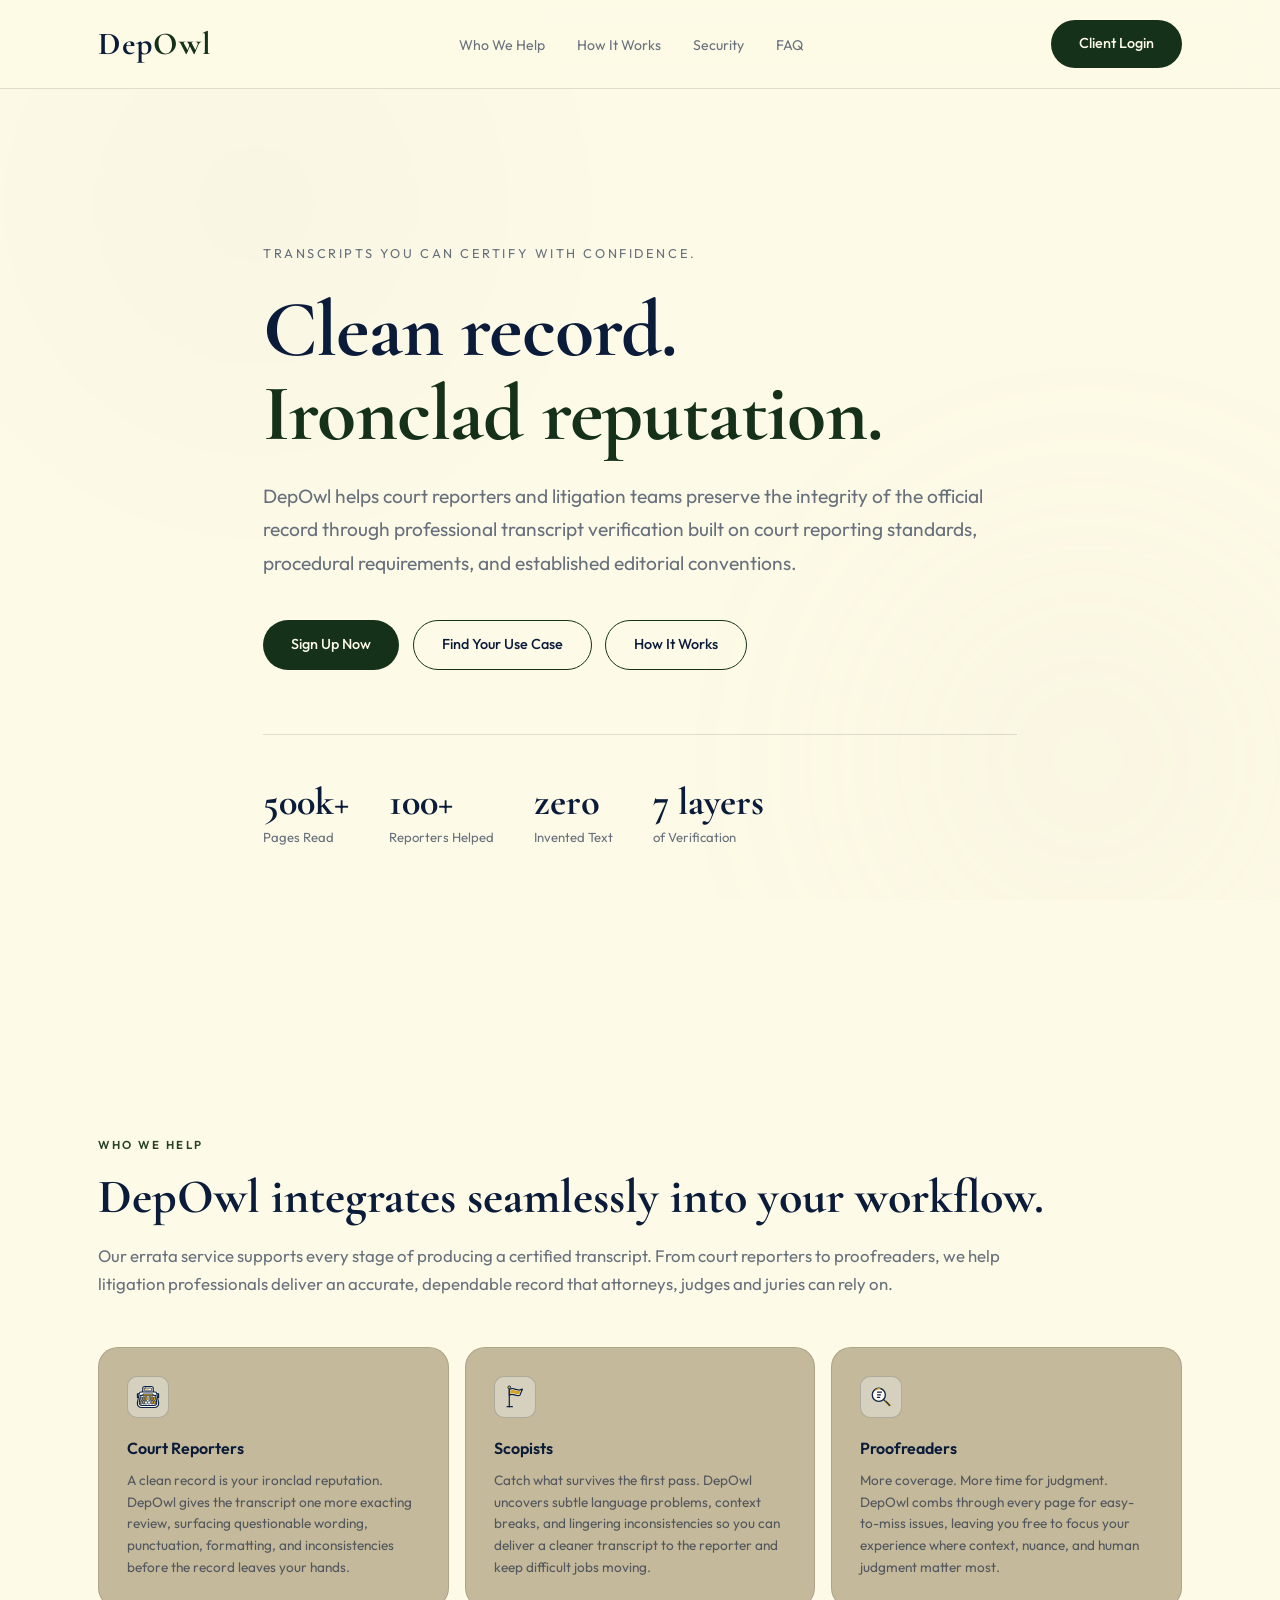
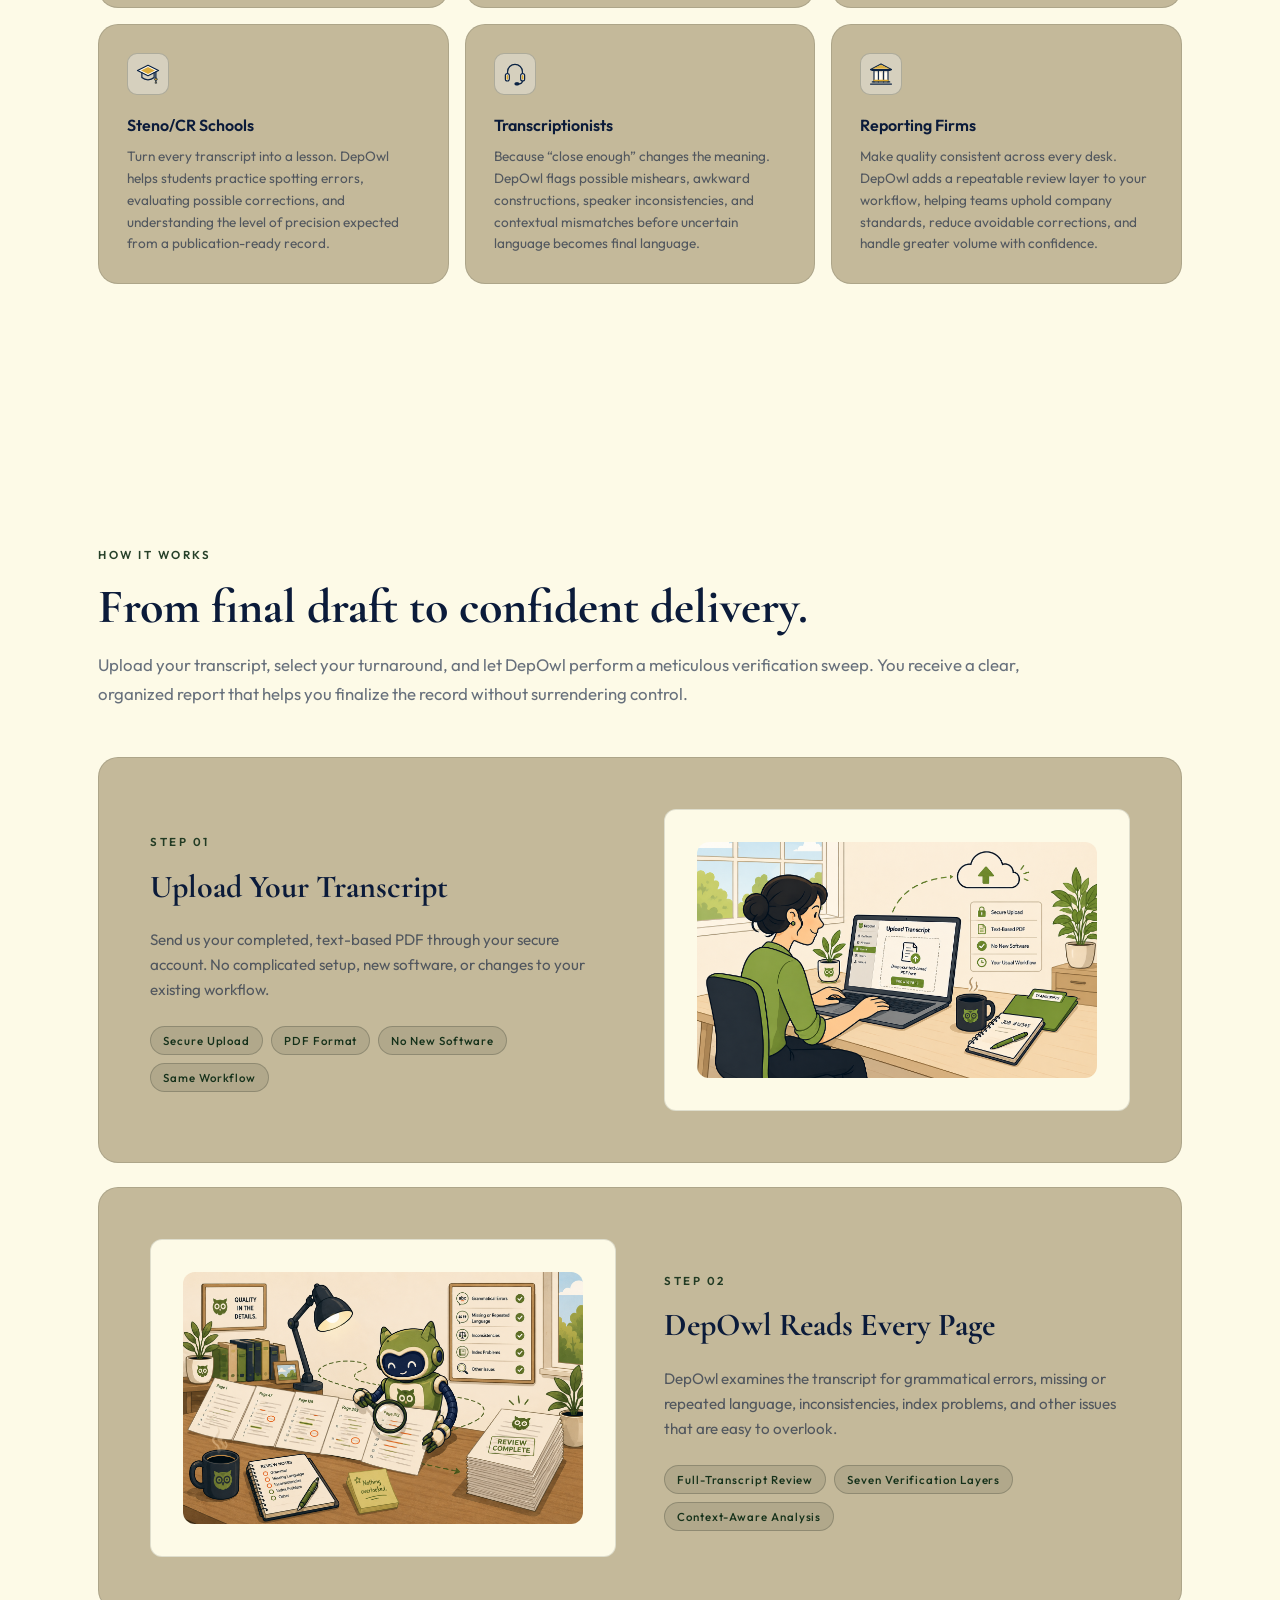
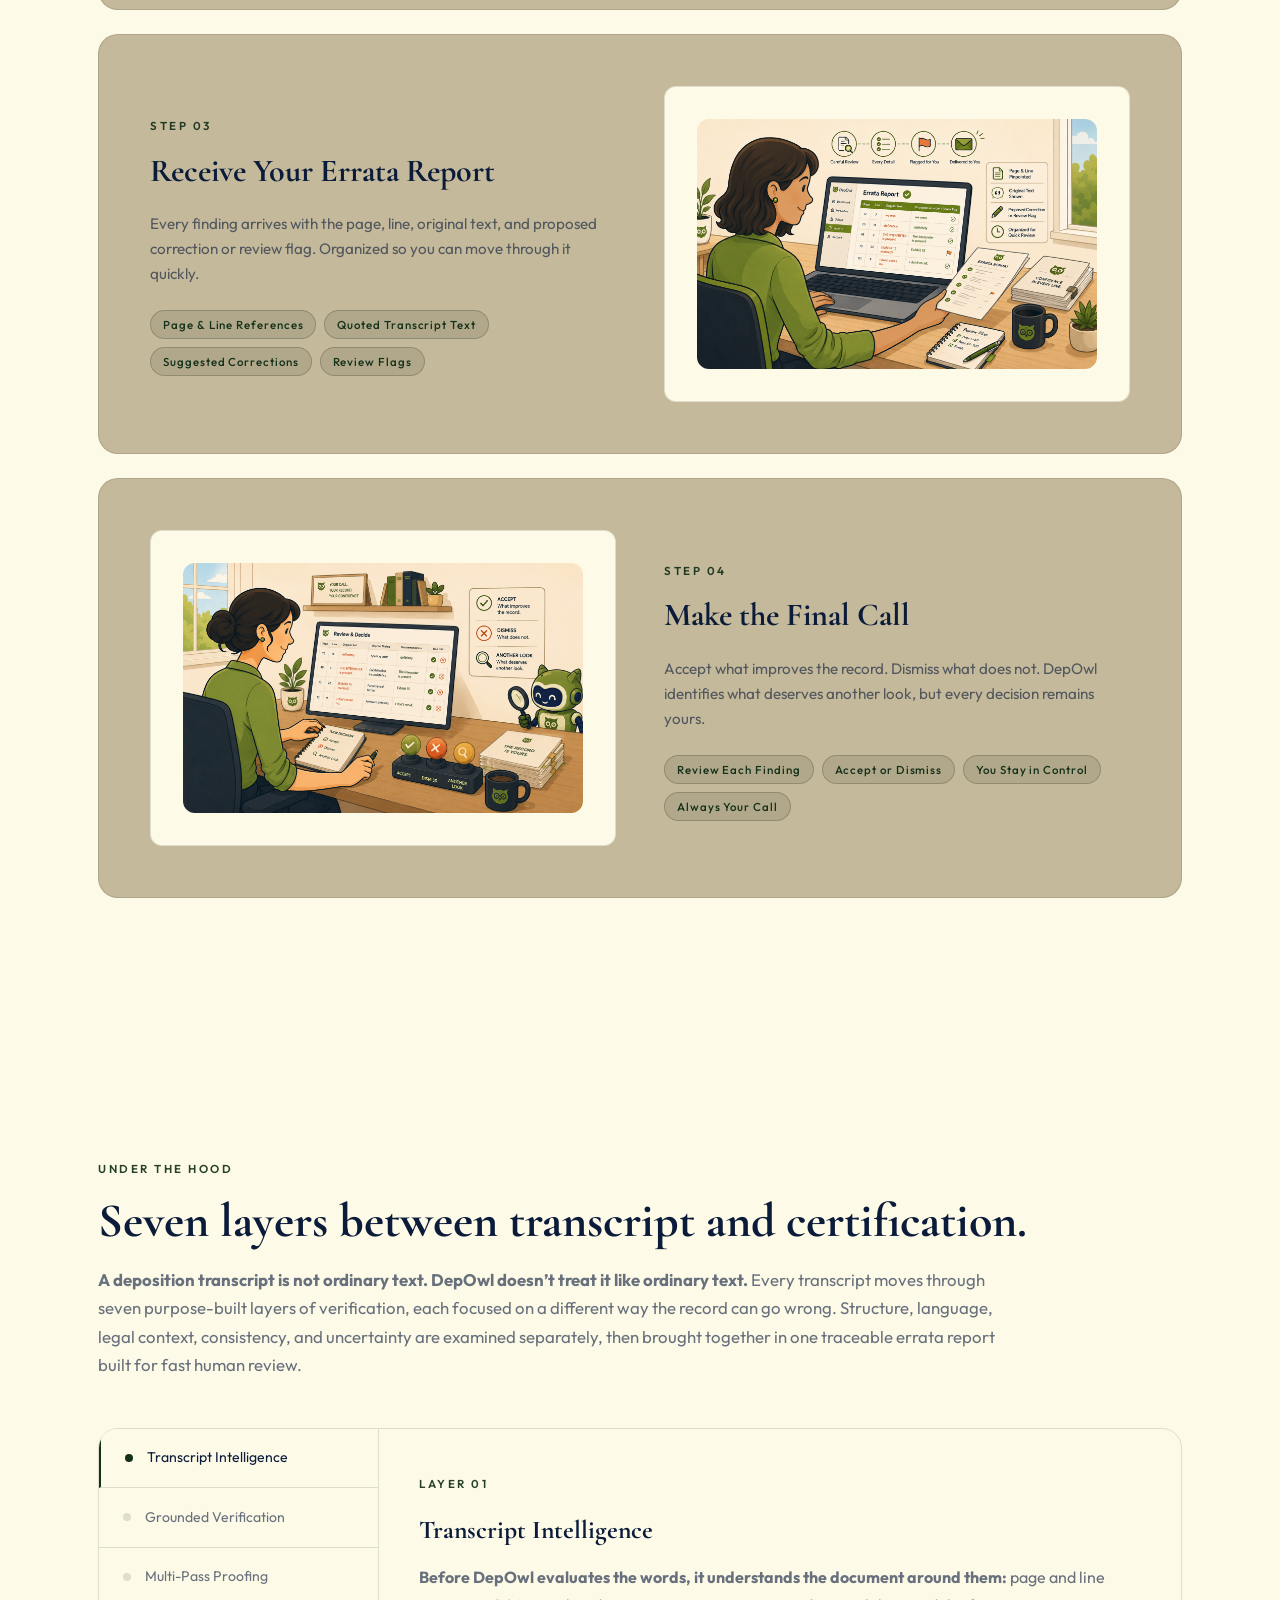
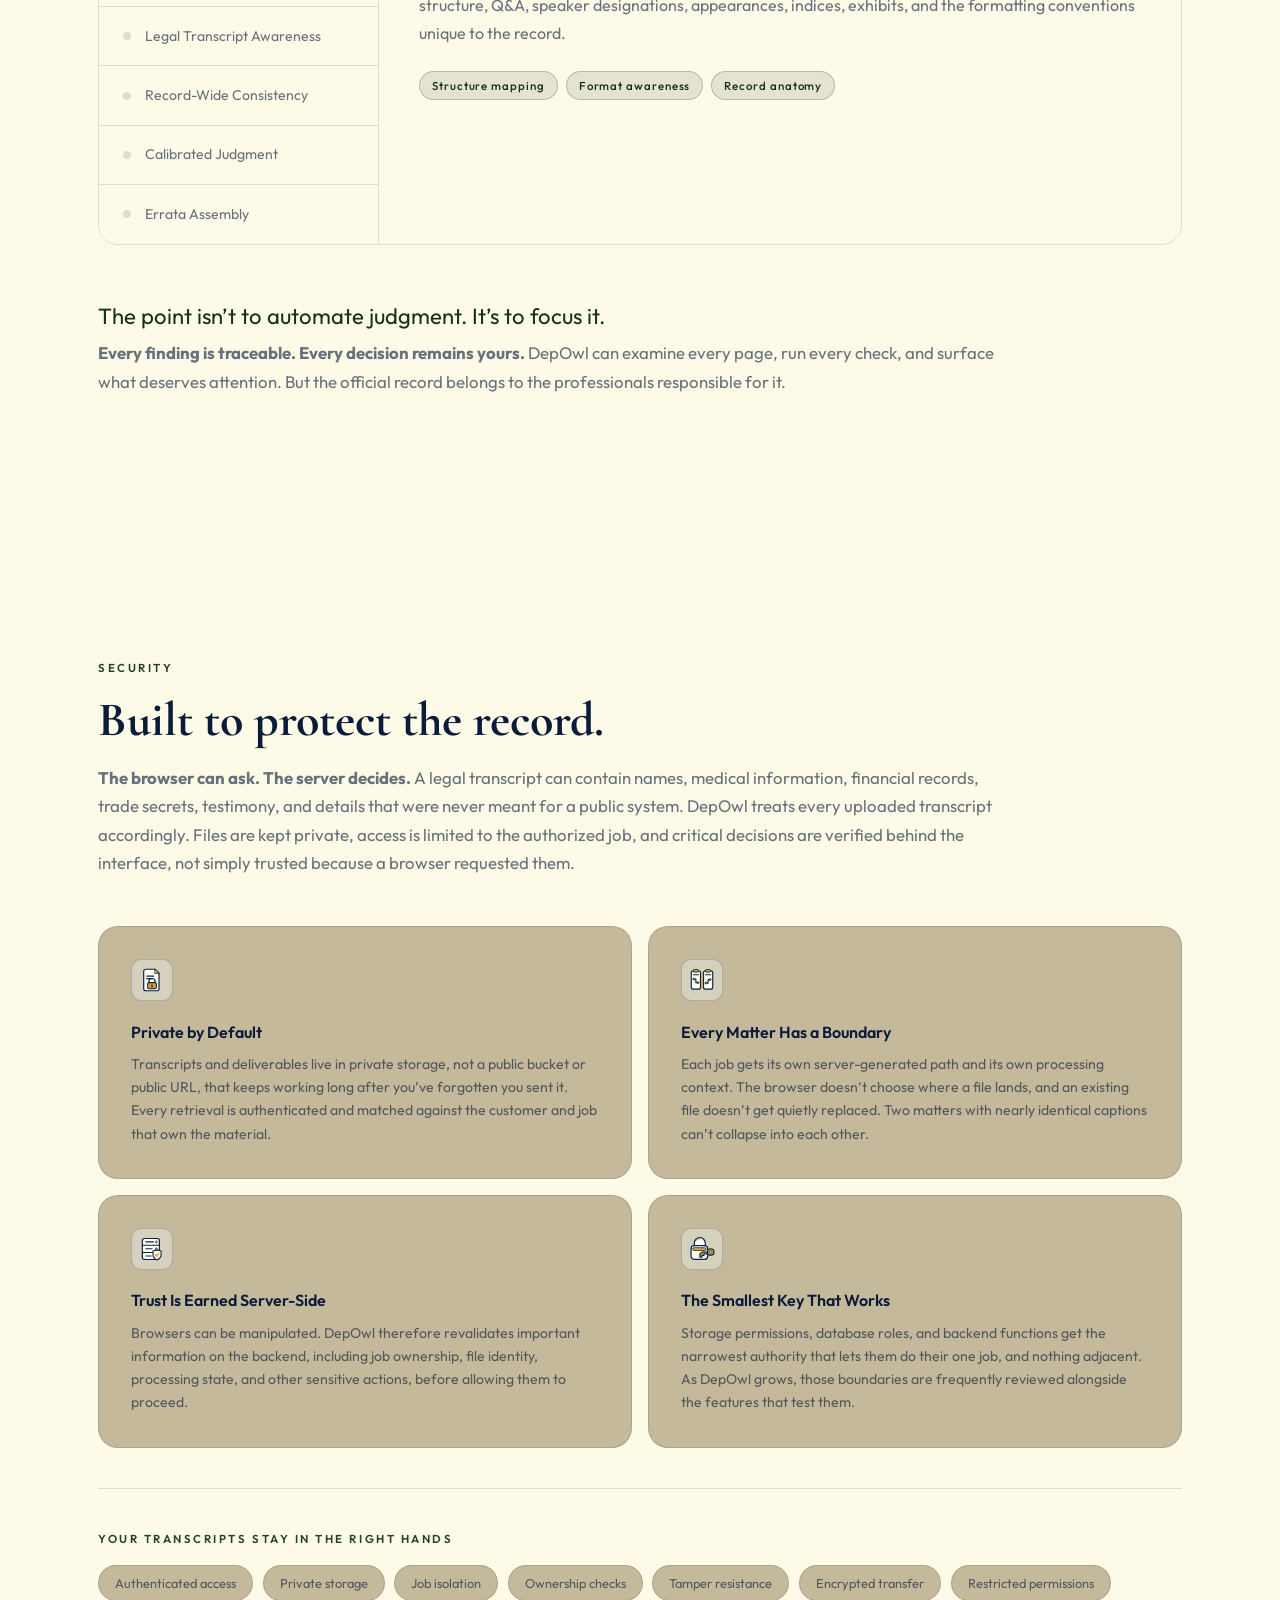
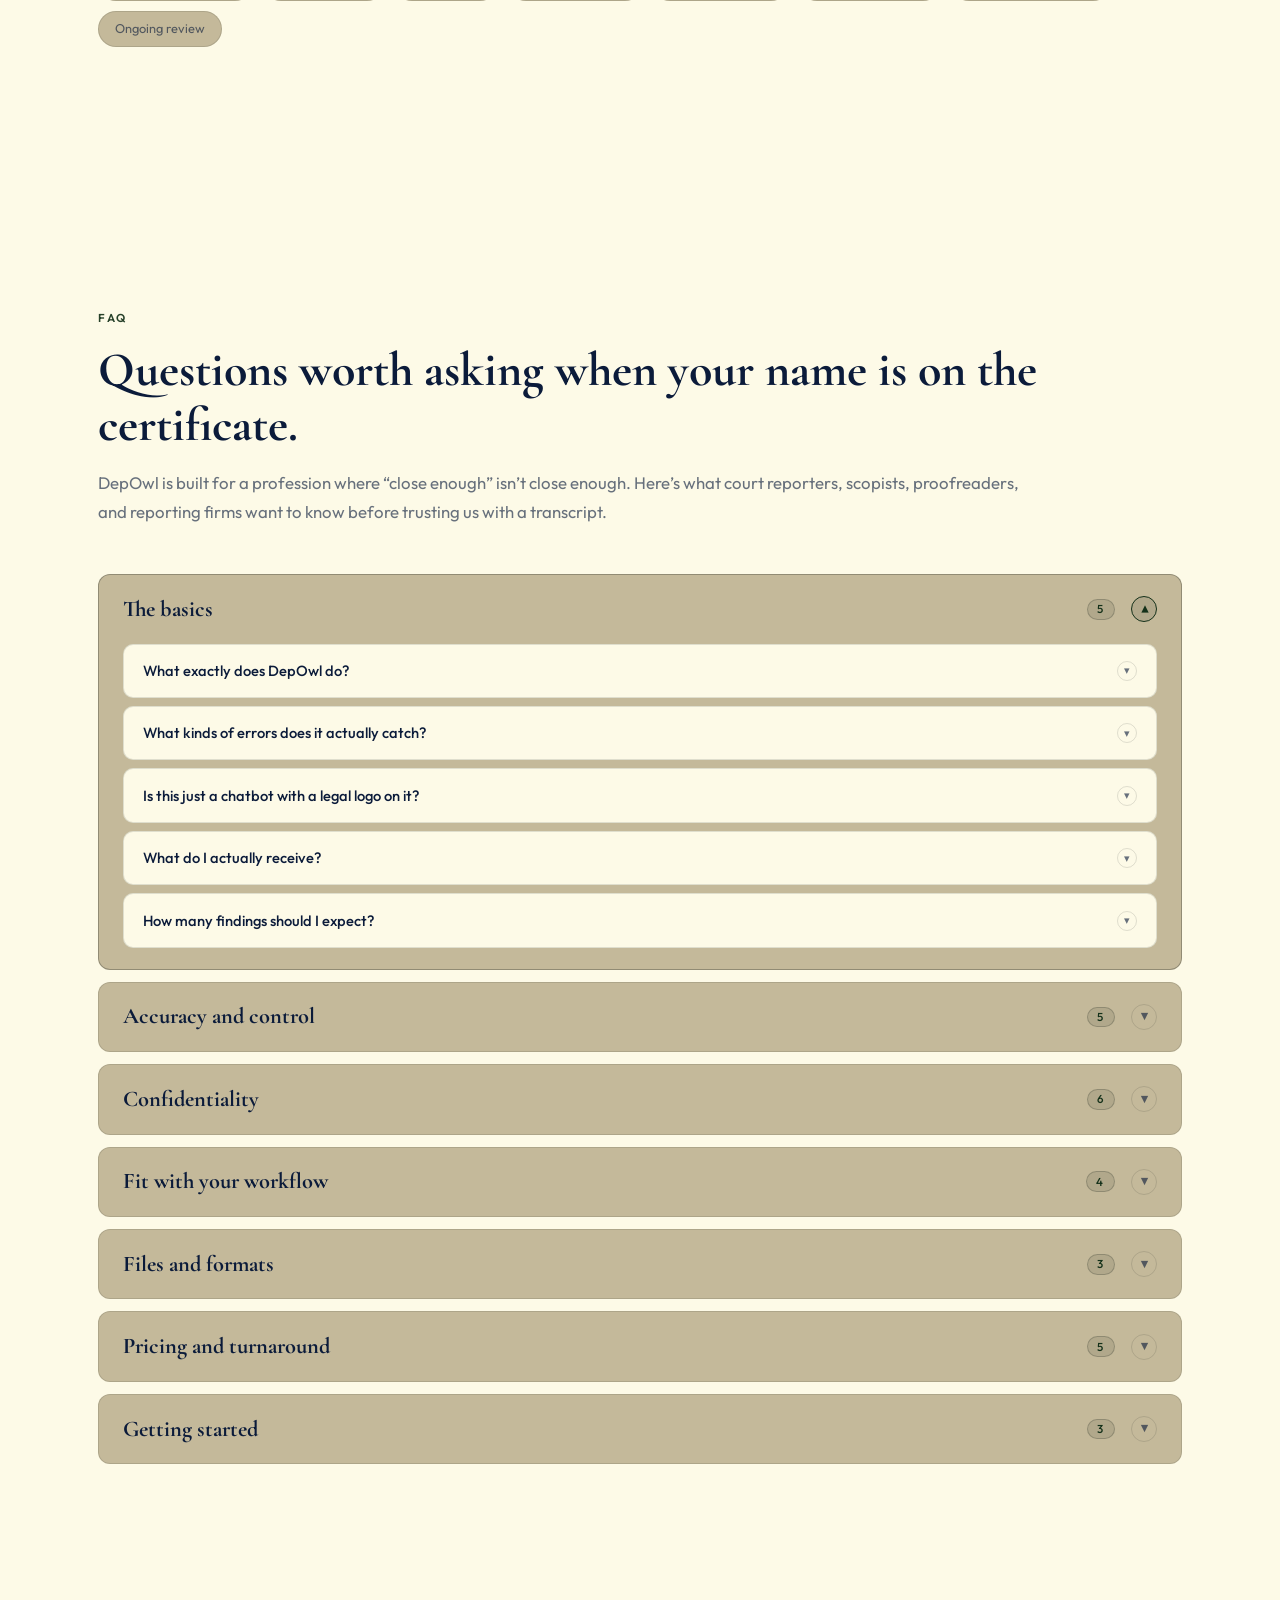
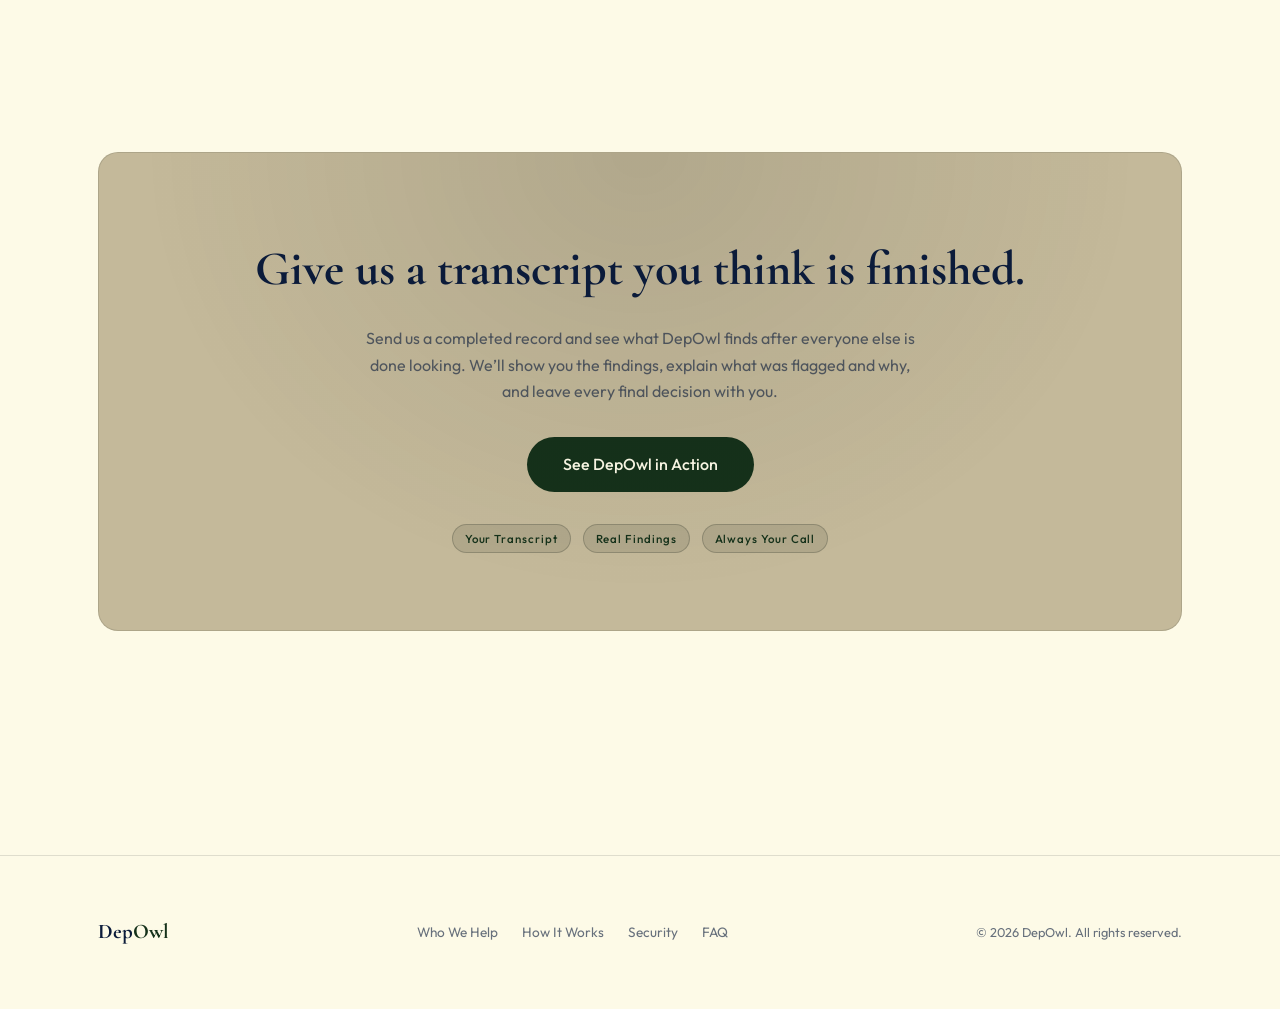
<file: index.html>
<!DOCTYPE html>
<html lang="en">
<head>
  <meta charset="UTF-8" />
  <meta name="viewport" content="width=device-width, initial-scale=1.0" />
  <title>DepOwl | Deposition Transcript Verification Engine</title>
  <link href="https://fonts.googleapis.com/css2?family=Cormorant+Garamond:wght@400;600;700&family=Outfit:wght@300;400;500;600&display=swap" rel="stylesheet" />
  <link rel="stylesheet" href="styles.css" />
</head>
<body>

  <!-- Background mesh -->
  <div class="mesh" aria-hidden="true"></div>

  <!-- ─────── HEADER ─────── -->
  <header>
    <div class="container">
      <nav>
        <a href="#" class="logo">
          Dep<span>Owl</span>
        </a>
        <ul class="nav-links">
          <li><a href="#use-cases">Who We Help</a></li>
          <li><a href="#platform">How It Works</a></li>
          <li><a href="#security">Security</a></li>
          <li><a href="#faq">FAQ</a></li>
        </ul>
        <a href="https://app.depowl.legal" class="btn btn-primary nav-cta">Client Login</a>
        <button class="hamburger" id="hamburger" aria-label="Toggle menu">
          <span></span><span></span><span></span>
        </button>
      </nav>
    </div>
    <div class="mobile-menu" id="mobile-menu">
      <a href="#use-cases">Who We Help</a>
      <a href="#platform">How It Works</a>
      <a href="#security">Security</a>
      <a href="#faq">FAQ</a>
      <a href="https://app.depowl.legal" class="btn btn-primary">Try It Now</a>
    </div>
  </header>

  <!-- ─────── HERO ─────── -->
  <section class="hero section">
    <div class="container">
            <p class="hero-eyebrow">
        Transcripts you can certify with confidence.
      </p>
            <h1>
        Clean record.<br />
        <em>Ironclad reputation.</em>
      </h1>
      <p class="hero-sub">
        DepOwl helps court reporters and litigation teams preserve the integrity 
        of the official record through professional transcript verification built on 
        court reporting standards, procedural requirements, and established editorial 
        conventions. 
      </p>
      <div class="hero-cta">
        <a href="https://app.depowl.legal" class="btn btn-primary">Sign Up Now</a>
        <a href="#use-cases" class="btn btn-ghost">Find Your Use Case</a>
        <a href="#platform" class="btn btn-ghost">How It Works</a>
      </div>

      <div class="hero-stats">
        <div class="stat-item">
          <div class="stat-number">500k+</div>
          <div class="stat-label">Pages Read</div>
        </div>
        <div class="stat-item">
          <div class="stat-number">100+</div>
          <div class="stat-label">Reporters Helped</div>
        </div>
        <div class="stat-item">
          <div class="stat-number">zero</div>
          <div class="stat-label">Invented Text</div>
        </div>
        <div class="stat-item">
          <div class="stat-number">7 layers</div>
          <div class="stat-label">of Verification</div>
        </div>
      </div>
    </div>
  </section>

  <!-- ─────── USE CASES ─────── -->
  <section id="use-cases" class="section">
    <div class="container">
      <span class="section-label">Who We Help</span>
      <h2 class="section-title">
        DepOwl integrates seamlessly into your workflow.
      </h2>
      <p class="section-sub">
        Our errata service supports every stage of producing a certified transcript. 
        From court reporters to proofreaders, we help litigation professionals deliver 
        an accurate, dependable record that attorneys, judges and juries can rely on.
      </p>

      <div class="cards-grid">
        <div class="card fade-in">
          <!--
          <div class="card-icon">📝</div>
          -->
          <img class="card-icon" src="assets/icons/court-reporters.svg" alt="Court Reporters">
          <h3>Court Reporters</h3>
          <p>A clean record is your ironclad reputation. DepOwl gives the transcript one more exacting review, surfacing questionable wording, punctuation, formatting, and inconsistencies before the record leaves your hands.</p>
          <span class="card-arrow">→</span>
        </div>
        <div class="card fade-in">
          <img class="card-icon" src="assets/icons/scopists.svg" alt="Scopists">
          <h3>Scopists</h3>
          <p>Catch what survives the first pass. DepOwl uncovers subtle language problems, context breaks, and lingering inconsistencies so you can deliver a cleaner transcript to the reporter and keep difficult jobs moving.</p>
          <span class="card-arrow">→</span>
        </div>
        <div class="card fade-in">
          <img class="card-icon" src="assets/icons/proofreaders.svg" alt="Proofreaders">
          <h3>Proofreaders</h3>
          <p>More coverage. More time for judgment. DepOwl combs through every page for easy-to-miss issues, leaving you free to focus your experience where context, nuance, and human judgment matter most.</p>
          <span class="card-arrow">→</span>
        </div>
        <div class="card fade-in">
          <img class="card-icon" src="assets/icons/stenographer-schools.svg" alt="Stenographer Schools">
          <h3>Steno/CR Schools</h3>
          <p>Turn every transcript into a lesson. DepOwl helps students practice spotting errors, evaluating possible corrections, and understanding the level of precision expected from a publication-ready record.</p>
          <span class="card-arrow">→</span>
        </div>
        <div class="card fade-in">
          <img class="card-icon" src="assets/icons/transcriptionists.svg" alt="Transcriptionists">
          <h3>Transcriptionists</h3>
          <p>Because “close enough” changes the meaning. DepOwl flags possible mishears, awkward constructions, speaker inconsistencies, and contextual mismatches before uncertain language becomes final language.</p>
          <span class="card-arrow">→</span>
        </div>
        <!--
        <div class="card fade-in">
          <div class="card-icon">🔗</div>
          <h3>Editors</h3>
          <p>Spot mismatches when the same quoted exhibit language appears twice but doesn&rsquo;t match due to an error.</p>
          <span class="card-arrow">→</span>
        </div>
        <div class="card fade-in">
          <div class="card-icon">⚙️</div>
          <h3>QA Specialists</h3>
          <p>Detect text-extractability issues early (image-based PDFs, odd exports) so you don&rsquo;t waste cycles.</p>
          <span class="card-arrow">→</span>
        </div>
        -->
        <div class="card fade-in">
          <img class="card-icon" src="assets/icons/reporting-firms.svg" alt="Reporting Firms">
          <h3>Reporting Firms</h3>
          <p>Make quality consistent across every desk. DepOwl adds a repeatable review layer to your workflow, helping teams uphold company standards, reduce avoidable corrections, and handle greater volume with confidence.</p>
          <span class="card-arrow">→</span>
        </div>
      </div>
    </div>
  </section>

  <!-- ─────── PLATFORM ─────── -->
  <section id="platform" class="section">
    <div class="container">
      <span class="section-label">How It Works</span>
      <h2 class="section-title">
        From final draft to confident delivery.
      </h2>
      <p class="section-sub">
        Upload your transcript, select your turnaround, and let DepOwl perform a meticulous verification sweep. You receive a clear, organized report that helps you finalize the record without surrendering control.
      </p>

      <div class="features-list">
        <div class="feature-block fade-in">
          <div class="feature-content">
            <span class="section-label">Step 01</span>
            <h3>Upload Your Transcript</h3>
            <p>Send us your completed, text-based PDF through your secure account. No complicated setup, new software, or changes to your existing workflow.</p>
            <div class="feature-tags">
              <span class="tag">Secure Upload</span>
              <span class="tag">PDF Format</span>
              <span class="tag">No New Software</span>
              <span class="tag">Same Workflow</span>
            </div>
          </div>
          <div class="feature-visual">
            <!--<div class="placeholder-icon">📄</div>-->
            <a href="assets/how-it-works-placeholder.png" target="_blank" rel="noopener noreferrer">
              <img src="assets/how-it-works-placeholder.png" alt="Upload Your Transcript">
            </a>
          </div>
        </div>

        <div class="feature-block reverse fade-in">
          <div class="feature-content">
            <span class="section-label">Step 02</span>
            <h3>DepOwl Reads Every Page</h3>
            <p>DepOwl examines the transcript for grammatical errors, missing or repeated language, inconsistencies, index problems, and other issues that are easy to overlook.</p>
            <div class="feature-tags">
              <span class="tag">Full-Transcript Review</span>
              <span class="tag">Seven Verification Layers</span>
              <span class="tag">Context-Aware Analysis</span>
            </div>
          </div>
          <div class="feature-visual">
            <a href="assets/how-it-works-02.png" target="_blank" rel="noopener noreferrer">
              <img src="assets/how-it-works-02.png" alt="DepOwl Reads Every Page">
            </a>
          </div>
        </div>

        <div class="feature-block fade-in">
          <div class="feature-content">
            <span class="section-label">Step 03</span>
            <h3>Receive Your Errata Report</h3>
            <p>Every finding arrives with the page, line, original text, and proposed correction or review flag. Organized so you can move through it quickly.</p>
            <div class="feature-tags">
              <span class="tag">Page & Line References</span>
              <span class="tag">Quoted Transcript Text</span>
              <span class="tag">Suggested Corrections</span>
              <span class="tag">Review Flags</span>
            </div>
          </div>
          <div class="feature-visual">
            <a href="assets/how-it-works-03.png" target="_blank" rel="noopener noreferrer">
              <img src="assets/how-it-works-03.png" alt="Receive Your Errata Report">
            </a>
          </div>
        </div>

        <div class="feature-block reverse fade-in">
          <div class="feature-content">
            <span class="section-label">Step 04</span>
            <h3>Make the Final Call</h3>
            <p>Accept what improves the record. Dismiss what does not. DepOwl identifies what deserves another look, but every decision remains yours.</p>
            <div class="feature-tags">
              <span class="tag">Review Each Finding</span>
              <span class="tag">Accept or Dismiss</span>
              <span class="tag">You Stay in Control</span>
              <span class="tag">Always Your Call</span>
            </div>
          </div>
          <div class="feature-visual">
            <a href="assets/how-it-works-04.png" target="_blank" rel="noopener noreferrer">
              <img src="assets/how-it-works-04.png" alt="Make the Final Call">
            </a>
          </div>
        </div>
      </div>
    </div>
  </section>

  <!-- ─────── AGENTS / ROLES (tabbed) ─────── -->
  <section id="agents" class="section">
    <div class="container">
      <span class="section-label">Under the Hood</span>
      <h2 class="section-title">
        Seven layers between transcript and certification.
      </h2>
      <!--<p class="section-lede">
        A deposition transcript is not ordinary text. DepOwl doesn’t treat it like ordinary text.
      </p>-->
      <p class="section-sub">
        <b>A deposition transcript is not ordinary text. DepOwl doesn’t treat it like ordinary text. </b>Every transcript moves through seven purpose-built layers of verification, each focused on a different way the record can go wrong. Structure, language, legal context, consistency, and uncertainty are examined separately, then brought together in one traceable errata report built for fast human review.
      </p>

      <div class="agents-wrap">
        <div class="agents-tabs" id="agents-tabs">
          <div class="agent-tab active" data-tab="0"><div class="agent-tab-dot"></div>Transcript Intelligence</div>
          <div class="agent-tab" data-tab="1"><div class="agent-tab-dot"></div>Grounded Verification</div>
          <div class="agent-tab" data-tab="2"><div class="agent-tab-dot"></div>Multi-Pass Proofing</div>
          <div class="agent-tab" data-tab="3"><div class="agent-tab-dot"></div>Legal Transcript Awareness</div>
          <div class="agent-tab" data-tab="4"><div class="agent-tab-dot"></div>Record-Wide Consistency</div>
          <div class="agent-tab" data-tab="5"><div class="agent-tab-dot"></div>Calibrated Judgment</div>
          <div class="agent-tab" data-tab="6"><div class="agent-tab-dot"></div>Errata Assembly</div>
        </div>
        <div class="agent-details">
          <div class="agent-detail active">
            <span class="section-label">Layer 01</span>
            <h3>Transcript Intelligence</h3>
            <p><b>Before DepOwl evaluates the words, it understands the document around them:</b> page and line structure, Q&A, speaker designations, appearances, indices, exhibits, and the formatting conventions unique to the record.</p>
            <div style="display:flex;flex-wrap:wrap;gap:.5rem;">
              <span class="tag">Structure mapping</span>
              <span class="tag">Format awareness</span>
              <span class="tag">Record anatomy</span>
            </div>
          </div>
          <div class="agent-detail">
            <span class="section-label">Layer 02</span>
            <h3>Grounded Verification</h3>
            <p><b>The transcript is the authority.</b> Every finding is tied back to language that actually appears in the file, with its location preserved for review. DepOwl does not invent testimony to make a sentence work.</p>
            <div style="display:flex;flex-wrap:wrap;gap:.5rem;">
              <span class="tag">Verbatim grounding</span>
              <span class="tag">Page + line</span>
              <span class="tag">Traceable findings</span>
            </div>
          </div>
          <div class="agent-detail">
            <span class="section-label">Layer 03</span>
            <h3>Multi-Pass Proofing</h3>
            <p><b>Different mistakes hide in different ways.</b> DepOwl uses specialized passes to surface grammar errors, dropped or repeated wording, malformed sentences, and real-word substitution errors (RWSE) that ordinary spellcheck can’t pick up.</p>
            <div style="display:flex;flex-wrap:wrap;gap:.5rem;">
              <span class="tag">Multiple detection passes</span>
              <span class="tag">RWSE detection</span>
              <span class="tag">High-signal review</span>
            </div>
          </div>
          <div class="agent-detail">
            <span class="section-label">Layer 04</span>
            <h3>Legal Transcript Awareness</h3>
            <p><b>Q&A, objections, colloquy, speaker labels, exhibits, and spoken testimony do not behave like ordinary prose.</b> DepOwl evaluates language in the context of the legal record instead of applying generic writing rules blindly.</p>
            <div style="display:flex;flex-wrap:wrap;gap:.5rem;">
              <span class="tag">Court-reporting conventions</span>
              <span class="tag">Q&A context</span>
              <span class="tag">Exhibit awareness</span>
            </div>
          </div>
          <div class="agent-detail">
            <span class="section-label">Layer 05</span>
            <h3>Record-Wide Consistency</h3>
            <p><b>Some of the most important errors look perfectly reasonable on their own.</b> DepOwl looks across the transcript for details that stop agreeing, like names, dates, titles, pronouns, recurring terminology, exhibit references, and index entries.</p>
            <div style="display:flex;flex-wrap:wrap;gap:.5rem;">
              <span class="tag">Cross-record checks</span>
              <span class="tag">Index auditing</span>
              <span class="tag">Consistency detection</span>
            </div>
          </div>
          <div class="agent-detail">
            <span class="section-label">Layer 06</span>
            <h3>Calibrated Judgment</h3>
            <p><b>Not everything unusual is wrong.</b> DepOwl separates high-confidence corrections from items that simply deserve another look. When testimony is ambiguous or speech patterns make the intended wording uncertain, it flags rather than rewrites.</p>
            <div style="display:flex;flex-wrap:wrap;gap:.5rem;">
              <span class="tag">Corrections vs. flags</span>
              <span class="tag">Confidence scoring</span>
              <span class="tag">Uncertainty preserved</span>
            </div>
          </div>
          <div class="agent-detail">
            <span class="section-label">Layer 07</span>
            <h3>Errata Assembly</h3>
            <p><b>DepOwl packages findings into a clean, client-ready set:</b> corrections, flags, and specialty categories, designed for quick review and easy communication.</p>
            <div style="display:flex;flex-wrap:wrap;gap:.5rem;">
              <span class="tag">Page + line</span>
              <span class="tag">Original + proposed</span>
              <span class="tag">Review-ready output</span>
            </div>
          </div>
        </div>
      </div>

      <p class="section-lede agents-closing">
        The point isn’t to automate judgment. It’s to focus it.
      </p>
      <p class="section-sub">
        <b>Every finding is traceable. Every decision remains yours.</b> DepOwl can examine every page, run every check, and surface what deserves attention. But the official record belongs to the professionals responsible for it.
      </p>
    </div>
  </section>

  <!-- ─────── SECURITY ─────── -->
  <section id="security" class="section">
    <div class="container">
      <span class="section-label">Security</span>
      <h2 class="section-title">
        Built to protect the record.
      </h2>
      <p class="section-sub">
        <b>The browser can ask. The server decides.</b> A legal transcript can contain names, medical information, financial records, trade secrets, testimony, and details that were never meant for a public system. DepOwl treats every uploaded transcript accordingly. Files are kept private, access is limited to the authorized job, and critical decisions are verified behind the interface, not simply trusted because a browser requested them.
      </p>

      <div class="security-grid">
        <div class="security-card fade-in">
          <img class="card-icon" src="assets/icons/security/private-by-default.svg" alt="Private by Default">
          <h4>Private by Default</h4>
          <p>Transcripts and deliverables live in private storage, not a public bucket or public URL, that keeps working long after you’ve forgotten you sent it. Every retrieval is authenticated and matched against the customer and job that own the material.</p>
        </div>
        <div class="security-card fade-in">
          <img class="card-icon" src="assets/icons/security/every-matter-has-a-boundary.svg" alt="Every Matter Has a Boundary">
          <h4>Every Matter Has a Boundary</h4>
          <p>Each job gets its own server-generated path and its own processing context. The browser doesn’t choose where a file lands, and an existing file doesn’t get quietly replaced. Two matters with nearly identical captions can’t collapse into each other.</p>
        </div>
        <div class="security-card fade-in">
          <img class="card-icon" src="assets/icons/security/trust-is-earned-server-side.svg" alt="Trust Is Earned Server-Side">
          <h4>Trust Is Earned Server-Side</h4>
          <p>Browsers can be manipulated. DepOwl therefore revalidates important information on the backend, including job ownership, file identity, processing state, and other sensitive actions, before allowing them to proceed.</p>
        </div>
        <div class="security-card fade-in">
          <img class="card-icon" src="assets/icons/security/the-smallest-key-that-works.svg" alt="The Smallest Key That Works">
          <h4>The Smallest Key That Works</h4>
          <p>Storage permissions, database roles, and backend functions get the narrowest authority that lets them do their one job, and nothing adjacent. As DepOwl grows, those boundaries are frequently reviewed alongside the features that test them.</p>
        </div>
      </div>

      <div class="integrations-row">
        <span class="section-label" style="width:100%;margin-bottom:.5rem;">Your transcripts stay in the right hands</span>
        <span class="integration-badge">Authenticated access</span>
        <span class="integration-badge">Private storage</span>
        <span class="integration-badge">Job isolation</span>
        <span class="integration-badge">Ownership checks</span>
        <span class="integration-badge">Tamper resistance</span>
        <span class="integration-badge">Encrypted transfer</span>
        <span class="integration-badge">Restricted permissions</span>
        <span class="integration-badge">Ongoing review</span>
      </div>
    </div>
  </section>

  <!-- ─────── FAQ ─────── -->
  <section id="faq" class="section">
    <div class="container">
      <span class="section-label">FAQ</span>
      <h2 class="section-title">
        Questions worth asking when your name is on the certificate.
      </h2>
      <p class="section-sub">
        DepOwl is built for a profession where “close enough” isn’t close enough. Here’s what court reporters, scopists, proofreaders, and reporting firms want to know before trusting us with a transcript.
      </p>

      <div class="faq-cats" id="faq-cats">

        <!-- ── The basics ── -->
        <div class="faq-cat open">
          <button class="faq-cat-head" aria-expanded="true">
            <span class="faq-cat-title">The basics</span>
            <span class="faq-cat-count">5</span>
            <span class="faq-chevron">▾</span>
          </button>
          <div class="faq-cat-body">
            <div class="faq-cat-inner">

              <div class="faq-q">
                <button class="faq-q-head" aria-expanded="false">
                  What exactly does DepOwl do?
                  <span class="faq-chevron">▾</span>
                </button>
                <div class="faq-a">
                  <div class="faq-a-inner">
                    <p>DepOwl gives a finished transcript one more rigorous read before your certificate goes on it.</p>
                    <p>It looks for transcription errors, real-word substitutions, grammar problems, repeats, omissions, malformed sentences, index inconsistencies, and anything else that deserves a second look. Every finding comes back with its location in the transcript, the text at issue, and either a proposed correction or a flag for your review.</p>
                    <p>You get a short list of places worth your attention. Not another transcript to proof from scratch.</p>
                  </div>
                </div>
              </div>

              <div class="faq-q">
                <button class="faq-q-head" aria-expanded="false">
                  What kinds of errors does it actually catch?
                  <span class="faq-chevron">▾</span>
                </button>
                <div class="faq-a">
                  <div class="faq-a-inner">
                    <p>The ones that still look like English.</p>
                    <p>Statute for status. Trial for trail. A missing “not” that reverses an answer. A phrase repeated forty lines deep into testimony. A verb agreeing with the wrong noun. A question that fell apart mid-sentence and got transcribed faithfully anyway. An index entry pointing at the wrong page. A name spelled two different ways in the same transcript.</p>
                    <p>Spellcheck already found your typos. DepOwl is built for what survives spellcheck.</p>
                  </div>
                </div>
              </div>

              <div class="faq-q">
                <button class="faq-q-head" aria-expanded="false">
                  Is this just a chatbot with a legal logo on it?
                  <span class="faq-chevron">▾</span>
                </button>
                <div class="faq-a">
                  <div class="faq-a-inner">
                    <p>No, and the difference is in what it isn’t allowed to do.</p>
                    <p>DepOwl is a purpose-built verification system with rules written around the official record: stay inside the submitted transcript, separate corrections from uncertainties, preserve unusual but plausible testimony, and leave every decision with the reporter.</p>
                    <p>A general-purpose chatbot will cheerfully improve your transcript. That is exactly the problem.</p>
                  </div>
                </div>
              </div>

              <div class="faq-q">
                <button class="faq-q-head" aria-expanded="false">
                  What do I actually receive?
                  <span class="faq-chevron">▾</span>
                </button>
                <div class="faq-a">
                  <div class="faq-a-inner">
                    <p>A structured errata report built for fast review.</p>
                    <p>Each finding identifies where the issue appears, shows the original transcript language, and gives you either a proposed correction or a review flag. Findings are organized so you can work down a list instead of hunting through pages of commentary.</p>
                    <p>See the issue. Verify it. Make the call. Move on.</p>
                  </div>
                </div>
              </div>

              <div class="faq-q">
                <button class="faq-q-head" aria-expanded="false">
                  How many findings should I expect?
                  <span class="faq-chevron">▾</span>
                </button>
                <div class="faq-a">
                  <div class="faq-a-inner">
                    <p>Fewer than you’re probably picturing.</p>
                    <p>DepOwl is tuned to surface what’s worth your time, not to prove it was busy. A clean transcript from an experienced reporter typically comes back with a short list — often only a few items that genuinely matter.</p>
                    <p>A report you can work through in fifteen minutes is useful. A report of four hundred maybes is just another transcript.</p>
                  </div>
                </div>
              </div>

            </div>
          </div>
        </div>

        <!-- ── Accuracy and control ── -->
        <div class="faq-cat">
          <button class="faq-cat-head" aria-expanded="false">
            <span class="faq-cat-title">Accuracy and control</span>
            <span class="faq-cat-count">5</span>
            <span class="faq-chevron">▾</span>
          </button>
          <div class="faq-cat-body">
            <div class="faq-cat-inner">

              <div class="faq-q">
                <button class="faq-q-head" aria-expanded="false">
                  Can DepOwl invent a correction that isn’t in my transcript?
                  <span class="faq-chevron">▾</span>
                </button>
                <div class="faq-a">
                  <div class="faq-a-inner">
                    <p>Preventing that is the core design constraint, not a feature bolted on afterward.</p>
                    <p>The submitted transcript is the only authority. Findings are tied to the actual language in your file rather than quietly borrowing wording or facts from some other case. Where the record doesn’t support a confident correction, DepOwl flags the passage instead of guessing at it.</p>
                    <p>A finding you can verify in three seconds is worth more than a confident answer you can’t.</p>
                  </div>
                </div>
              </div>

              <div class="faq-q">
                <button class="faq-q-head" aria-expanded="false">
                  Does DepOwl change my transcript?
                  <span class="faq-chevron">▾</span>
                </button>
                <div class="faq-a">
                  <div class="faq-a-inner">
                    <p>No. It never edits your file.</p>
                    <p>DepOwl identifies potential corrections and passages that deserve review. It does not rewrite the record, silently or otherwise.</p>
                    <p>You decide what to accept, what to dismiss, and what needs another listen.</p>
                    <p>Always your call.</p>
                  </div>
                </div>
              </div>

              <div class="faq-q">
                <button class="faq-q-head" aria-expanded="false">
                  What happens when DepOwl is wrong?
                  <span class="faq-chevron">▾</span>
                </button>
                <div class="faq-a">
                  <div class="faq-a-inner">
                    <p>You dismiss the finding, and nothing happens.</p>
                    <p>A finding is a suggestion, never a command, and never a substitute for your judgment. Testimony is strange. Witnesses misspeak. Attorneys build sentences no grammarian would defend. Names and technical terms can look wrong while being exactly right.</p>
                    <p>That is precisely why DepOwl separates <em>this appears correctable</em> from <em>this deserves another look</em>.</p>
                  </div>
                </div>
              </div>

              <div class="faq-q">
                <button class="faq-q-head" aria-expanded="false">
                  How does it handle accents, dialects, ESL testimony, and unusual speech?
                  <span class="faq-chevron">▾</span>
                </button>
                <div class="faq-a">
                  <div class="faq-a-inner">
                    <p>Conservatively, by design.</p>
                    <p>A deposition transcript records what was said. It is not an essay to be rewritten into standardized English. DepOwl is built to recognize when unusual construction likely reflects actual speech, and to favor a review flag over an unjustified correction.</p>
                    <p>Protecting the witness’s meaning matters more than making every sentence look prettier.</p>
                  </div>
                </div>
              </div>

              <div class="faq-q">
                <button class="faq-q-head" aria-expanded="false">
                  What about proper names, medical terms, and case-specific vocabulary?
                  <span class="faq-chevron">▾</span>
                </button>
                <div class="faq-a">
                  <div class="faq-a-inner">
                    <p>Handled with the same restraint.</p>
                    <p>An unfamiliar term is not evidence of an error. DepOwl weighs case-specific vocabulary against the rest of the transcript rather than against a general dictionary, and it flags rather than corrects when the record itself is the best authority on how something is spelled. DepOwl often figures out hard-to-hear technical words that are difficult to confirm. </p>
                    <p>The expert witness knows more about the terminology than any software does, but DepOwl can help you catch the ones that were missed.</p>
                  </div>
                </div>
              </div>

            </div>
          </div>
        </div>

        <!-- ── Confidentiality ── -->
        <div class="faq-cat">
          <button class="faq-cat-head" aria-expanded="false">
            <span class="faq-cat-title">Confidentiality</span>
            <span class="faq-cat-count">6</span>
            <span class="faq-chevron">▾</span>
          </button>
          <div class="faq-cat-body">
            <div class="faq-cat-inner">

              <div class="faq-q">
                <button class="faq-q-head" aria-expanded="false">
                  Do you train AI models on my transcripts?
                  <span class="faq-chevron">▾</span>
                </button>
                <div class="faq-a">
                  <div class="faq-a-inner">
                    <p>No.</p>
                    <p>Your transcript is processed to produce your report. It is not used to train or improve any model, ours or anyone else’s.</p>
                    <p>Sealed testimony, trade secrets, and medical histories do not become training data because you needed a verification pass.</p>
                  </div>
                </div>
              </div>

              <div class="faq-q">
                <button class="faq-q-head" aria-expanded="false">
                  How long do you keep my transcript?
                  <span class="faq-chevron">▾</span>
                </button>
                <div class="faq-a">
                  <div class="faq-a-inner">
                    <p>Your transcript and report are retained for ten business days so you can retrieve the deliverable, then deleted. You can request earlier deletion at any time.</p>
                    <p>We hold your work no longer than we need to do the work.</p>
                  </div>
                </div>
              </div>

              <div class="faq-q">
                <button class="faq-q-head" aria-expanded="false">
                  How do you protect confidential transcripts?
                  <span class="faq-chevron">▾</span>
                </button>
                <div class="faq-a">
                  <div class="faq-a-inner">
                    <p>A legal transcript can contain names, medical histories, financial records, trade secrets, and testimony that was never meant to be casually accessible. DepOwl treats that as an architectural requirement, not a disclaimer.</p>
                    <p>Transcripts and deliverables live in private storage. Retrieval is authenticated and matched against the customer and job that own the material, so one matter stays separated from another.</p>
                    <p>The browser can ask, but the server decides.</p>
                  </div>
                </div>
              </div>

              <!-- CONFIRM: verify the actual position on sealed portions and protective orders before publishing. -->
              <div class="faq-q">
                <button class="faq-q-head" aria-expanded="false">
                  What about sealed portions and protective orders?
                  <span class="faq-chevron">▾</span>
                </button>
                <div class="faq-a">
                  <div class="faq-a-inner">
                    <p>Submit the transcript exactly as you would send it to a proofreader you trust. DepOwl applies the same handling to every job, sealed or not, because the standard doesn’t change based on what a caption says.</p>
                  </div>
                </div>
              </div>

              <!-- CONFIRM: verify willingness to sign NDAs / confidentiality agreements before publishing. -->
              <div class="faq-q">
                <button class="faq-q-head" aria-expanded="false">
                  Will you sign an NDA or confidentiality agreement?
                  <span class="faq-chevron">▾</span>
                </button>
                <div class="faq-a">
                  <div class="faq-a-inner">
                    <p>Yes. Firms and reporters working under client confidentiality requirements can request an agreement before sending a first job.</p>
                  </div>
                </div>
              </div>

              <div class="faq-q">
                <button class="faq-q-head" aria-expanded="false">
                  Does using DepOwl create a problem with my certification or professional obligations?
                  <span class="faq-chevron">▾</span>
                </button>
                <div class="faq-a">
                  <div class="faq-a-inner">
                    <p>You already route transcripts to scopists and proofreaders under the same confidentiality expectations. DepOwl is the same category of vendor relationship: a third party performing a verification pass, with the certifying reporter retaining sole authority over the final record.</p>
                    <p>DepOwl never certifies anything, never signs anything, and never changes anything on its own.</p>
                    <p>The record stays yours.</p>
                  </div>
                </div>
              </div>

            </div>
          </div>
        </div>

        <!-- ── Fit with your workflow ── -->
        <div class="faq-cat">
          <button class="faq-cat-head" aria-expanded="false">
            <span class="faq-cat-title">Fit with your workflow</span>
            <span class="faq-cat-count">4</span>
            <span class="faq-chevron">▾</span>
          </button>
          <div class="faq-cat-body">
            <div class="faq-cat-inner">

              <div class="faq-q">
                <button class="faq-q-head" aria-expanded="false">
                  Does DepOwl replace my scopist or proofreader?
                  <span class="faq-chevron">▾</span>
                </button>
                <div class="faq-a">
                  <div class="faq-a-inner">
                    <p>It doesn’t have to, and usually it doesn’t.</p>
                    <p>It also means that if your proofreader’s available capacity is filled or they’re on vacation, you can still use DepOwl to get your work done and meet deadlines without having to spend the time and energy finding a temporary replacement. It also means your proofreader can process more work in the same amount of time or less, so turnaround times decrease while maintaining or often improving quality. </p>
                    <p>Some proofreaders have increased their capacity by using DepOwl to process work they would otherwise have to turn away. Some scopists have begun offering proofreading services as a value-add to their scoping work by using DepOwl after they’ve completed their editing.</p>
                    <p>A few reporters run DepOwl as an additional pass after their scopist or proofreader. Others use it to reduce the amount of routine checking they send out. Firms use it as a consistent final quality-control layer across reporters with very different workflows.</p>
                    <p>DepOwl fits into the workflow you already trust instead of asking you to rebuild it around us.</p>
                  </div>
                </div>
              </div>

              <div class="faq-q">
                <button class="faq-q-head" aria-expanded="false">
                  Why would I use this if my transcript has already been proofread?
                  <span class="faq-chevron">▾</span>
                </button>
                <div class="faq-a">
                  <div class="faq-a-inner">
                    <p>Because the last error is harder to find than the first hundred.</p>
                    <p>After you, your scopist, and your proofreader have each spent hours inside the same transcript, everyone’s brain has become very good at reading what it expects to see. DepOwl comes to the finished record cold, with a different set of failure modes.</p>
                    <p>It is not unusual for an excellent transcript to still be hiding one or two things worth catching. Those are the ones this is for.</p>
                  </div>
                </div>
              </div>

              <div class="faq-q">
                <button class="faq-q-head" aria-expanded="false">
                  Do I have to change my CAT software or install anything?
                  <span class="faq-chevron">▾</span>
                </button>
                <div class="faq-a">
                  <div class="faq-a-inner">
                    <p>No. Upload a PDF. That’s the entire integration.</p>
                    <p>DepOwl works alongside whatever you already run, because it never touches your CAT files at all.</p>
                  </div>
                </div>
              </div>

              <div class="faq-q">
                <button class="faq-q-head" aria-expanded="false">
                  Can my scopist or proofreader submit on my behalf?
                  <span class="faq-chevron">▾</span>
                </button>
                <div class="faq-a">
                  <div class="faq-a-inner">
                    <p>Right now, submission is based on the account holder’s email address. A proofreader can submit a job from their account. In our upcoming next phase, we’ll be offering a dedicated account that allows the owner to invite delegate proofreaders and scopists. The delegates would create their own user profile and will then be given limited access to the owner’s account at the reporter’s request. </p>
                  </div>
                </div>
              </div>

            </div>
          </div>
        </div>

        <!-- ── Files and formats ── -->
        <div class="faq-cat">
          <button class="faq-cat-head" aria-expanded="false">
            <span class="faq-cat-title">Files and formats</span>
            <span class="faq-cat-count">3</span>
            <span class="faq-chevron">▾</span>
          </button>
          <div class="faq-cat-body">
            <div class="faq-cat-inner">

              <div class="faq-q">
                <button class="faq-q-head" aria-expanded="false">
                  What file should I upload?
                  <span class="faq-chevron">▾</span>
                </button>
                <div class="faq-a">
                  <div class="faq-a-inner">
                    <p>A normal, text-based transcript PDF.</p>
                    <p>DepOwl checks the file before processing to make sure it can be read reliably. DepOwl can handle scanned, image-based, or unusually encoded PDFs, but it may increase processing time. It’s rare, but if that happens, we reach out to you directly to let you know the timeline or find a way to work around it.</p>
                    <p>Generally speaking, it’s usually a simple process of uploading the same clean transcript PDF you’d ordinarily deliver or proof.</p>
                  </div>
                </div>
              </div>

              <div class="faq-q">
                <button class="faq-q-head" aria-expanded="false">
                  What about condensed transcripts?
                  <span class="faq-chevron">▾</span>
                </button>
                <div class="faq-a">
                  <div class="faq-a-inner">
                    <p>Use the normal one-page-per-page version whenever possible.</p>
                    <p>If a file is condensed — four transcript pages printed onto one PDF sheet — the underlying transcript still contains four pages of work. Billing is based on the transcript pages represented, not the smaller number of condensed sheets.</p>
                    <p>Condensing a 200-page deposition into 50 PDF sheets does not turn it into a 50-page deposition.</p>
                  </div>
                </div>
              </div>

              <div class="faq-q">
                <button class="faq-q-head" aria-expanded="false">
                  Can DepOwl handle long depositions?
                  <span class="faq-chevron">▾</span>
                </button>
                <div class="faq-a">
                  <div class="faq-a-inner">
                    <p>Yes.</p>
                    <p>DepOwl is built for full-length transcripts, including the large jobs where an additional verification pass is worth the most. The system handles processing internally, so you don’t need to split an ordinary transcript into pieces before submitting.</p>
                    <p>Upload the job. DepOwl handles the rest.</p>
                  </div>
                </div>
              </div>

            </div>
          </div>
        </div>

        <!-- ── Pricing and turnaround ── -->
        <div class="faq-cat">
          <button class="faq-cat-head" aria-expanded="false">
            <span class="faq-cat-title">Pricing and turnaround</span>
            <span class="faq-cat-count">5</span>
            <span class="faq-chevron">▾</span>
          </button>
          <div class="faq-cat-body">
            <div class="faq-cat-inner">

              <div class="faq-q">
                <button class="faq-q-head" aria-expanded="false">
                  How is DepOwl priced?
                  <span class="faq-chevron">▾</span>
                </button>
                <div class="faq-a">
                  <div class="faq-a-inner">
                    <p>By the page, with the rate set by the turnaround you choose, just like it works throughout our industry.</p>
                    <p>Cost per page scales with the urgency of the turnaround instead of forcing occasional users into a large subscription.</p>
                    <p>A standard transcript is 48-hour turnaround; an expedite job is 24-hour turnaround, and a daily is overnight turnaround. For our pilot program, we’re offering a reduced rate across the entire spectrum of turnarounds: $0.29 per page for standard, $0.49 per page for expedite, and $0.79 per page for daily.</p>
   
                  </div>
                </div>
              </div>

              <div class="faq-q">
                <button class="faq-q-head" aria-expanded="false">
                  Is there a subscription, seat license, or monthly minimum?
                  <span class="faq-chevron">▾</span>
                </button>
                <div class="faq-a">
                  <div class="faq-a-inner">
                    <p>No. You pay for the pages you send.</p>
                    <p>A reporter who sends one transcript a quarter shouldn’t be buying a seat. A firm shouldn’t have to forecast twelve months of volume to get a fair rate.</p>
                    <p>Send a job when you have a job.</p>
                  </div>
                </div>
              </div>

              <div class="faq-q">
                <button class="faq-q-head" aria-expanded="false">
                  How fast can I get my report?
                  <span class="faq-chevron">▾</span>
                </button>
                <div class="faq-a">
                  <div class="faq-a-inner">
                    <p>DepOwl is built around court-reporting deadlines, not software-industry definitions of “soon.”</p>
                    <p>Service levels let you choose the turnaround appropriate for the job, including standard, expedite, and daily turnaround times. You pick the deadline when you submit, so you know what to expect before the job begins.</p>
                    <p>We plan to offer even faster turnaround times as it becomes technically feasible, and we feel confident in our ability to offer that level of service in the near future.</p>
                  </div>
                </div>
              </div>

              <div class="faq-q">
                <button class="faq-q-head" aria-expanded="false">
                  What if the report comes back with nothing?
                  <span class="faq-chevron">▾</span>
                </button>
                <div class="faq-a">
                  <div class="faq-a-inner">
                    <p>Then you have independent confirmation that a clean transcript survived another pass.</p>
                    <p>With that said, it’s never happened yet. It’s highly likely DepOwl will find something to review. If you submit the first job we’ve ever processed that comes back with no findings, we’ll refund the entire job and waive the fee.</p>
                  </div>
                </div>
              </div>

              <!-- CONFIRM: verify whether firm/volume pricing is offered before publishing. -->
              <div class="faq-q">
                <button class="faq-q-head" aria-expanded="false">
                  Do you offer firm or volume pricing?
                  <span class="faq-chevron">▾</span>
                </button>
                <div class="faq-a">
                  <div class="faq-a-inner">
                    <p>Yes. Firms running consistent volume across multiple reporters should reach out directly.</p>
                  </div>
                </div>
              </div>

            </div>
          </div>
        </div>

        <!-- ── Getting started ── -->
        <div class="faq-cat">
          <button class="faq-cat-head" aria-expanded="false">
            <span class="faq-cat-title">Getting started</span>
            <span class="faq-cat-count">3</span>
            <span class="faq-chevron">▾</span>
          </button>
          <div class="faq-cat-body">
            <div class="faq-cat-inner">

              <div class="faq-q">
                <button class="faq-q-head" aria-expanded="false">
                  Who built this?
                  <span class="faq-chevron">▾</span>
                </button>
                <div class="faq-a">
                  <div class="faq-a-inner">
                    <p>Our domain expert and founder is a scopist and proofreader with almost 20 years working with transcripts across depositions, trials, arbitrations, hearings and examinations on the record and along with his product and technical skills has been building solutions for litigation professionals for the past 10 years. He still personally reads transcripts at least a few times per week as a method of quality control.</p>
                    <p>We’re not a tech company that just discovered legal as a market segment. Our founder has been in the trenches with reporters working on big-money cases, staying up late into the night to meet daily deadlines in trials that span weeks, and reading oft-emotional testimony that reminds us of how important this work can be.</p>
                    <p>He has personally read and edited thousands of transcripts, and has seen the same mistakes over and over again. He has read and edited highly technical expert testimony, infrastructure construction defects, wrongful death, FINRA exams, intellectual property, and lots of the hardest types of testimony you can imagine. He knows the failures and the successes, and has a deep understanding of the nuances of the work.</p>
                    <p>The failure modes DepOwl looks for are the ones that actually show up in this work. The protocol he developed through years of painstaking transcript work is the same one that DepOwl uses to find the mistakes that matter. Our founder created a proprietary ontology of transcription errors that cannot be found anywhere else.</p>
                    <p>It’s why DepOwl flags instead of overwriting. Anyone who has done this work knows how often the strange-looking line is the correct one. DepOwl helps you find the ones that matter.</p>
                  </div>
                </div>
              </div>

              <!-- CONFIRM: decide whether a free or discounted first job is offered, then say so here. -->
              <div class="faq-q">
                <button class="faq-q-head" aria-expanded="false">
                  Can I try it on a single transcript first?
                  <span class="faq-chevron">▾</span>
                </button>
                <div class="faq-a">
                  <div class="faq-a-inner">
                    <p>Yes, and you should.</p>
                    <p>Send a job you’ve already proofed. Compare what comes back against what you and your team already caught. That’s a more useful evaluation than any claim on this page.</p>
                  </div>
                </div>
              </div>

              <div class="faq-q">
                <button class="faq-q-head" aria-expanded="false">
                  How do I get started?
                  <span class="faq-chevron">▾</span>
                </button>
                <div class="faq-a">
                  <div class="faq-a-inner">
                    <p>Upload a transcript, choose your turnaround, and get your report back.</p>
                    <p>No contract, no onboarding call, no software to install, no big changes to your usual workflow.</p>
                    <p><a href="https://app.depowl.legal" class="btn btn-primary">Get Started</a></p>
                  </div>
                </div>
              </div>

            </div>
          </div>
        </div>
      </div>
      <!-- 
      <p class="section-lede faq-closing">
        Because your reputation can turn on something everyone else missed.
      </p>
      <p class="section-sub">
        A transcript may be hundreds of pages long. The mistake that matters may be one word. <b>DepOwl was built to help you find it.</b>
      </p>
      -->
    </div>
  </section>

  <!-- ─────── CTA BANNER ─────── -->
  <section id="contact" class="section">
    <div class="container">
      <div class="cta-banner">
        <h2>
          Give us a transcript you think is finished.
        </h2>
        <p>
          Send us a completed record and see what DepOwl finds after everyone else is done looking. We’ll show you the findings, explain what was flagged and why, and leave every final decision with you.
        </p>
        <a href="https://app.depowl.legal" class="btn btn-primary" style="font-size:1rem;padding:.9rem 2.25rem;">
          See DepOwl in Action
        </a>
        <div class="cta-features">
          <span class="tag">Your Transcript</span>
          <span class="tag">Real Findings</span>
          <span class="tag">Always Your Call</span>
        </div>
      </div>
    </div>
  </section>

  <!-- ─────── FOOTER ─────── -->
  <footer>
    <div class="container">
      <div class="footer-inner">
        <a href="#" class="footer-logo">
          Dep<span>Owl</span>
        </a>
        <nav class="footer-links">
          <a href="#use-cases">Who We Help</a>
          <a href="#platform">How It Works</a>
          <a href="#security">Security</a>
          <a href="#faq">FAQ</a>
        </nav>
        <p class="footer-copy">
          &copy; 2026 DepOwl. All rights reserved.
        </p>
      </div>
    </div>
  </footer>

  <script src="main.js"></script>
</body>
</html>
</file>
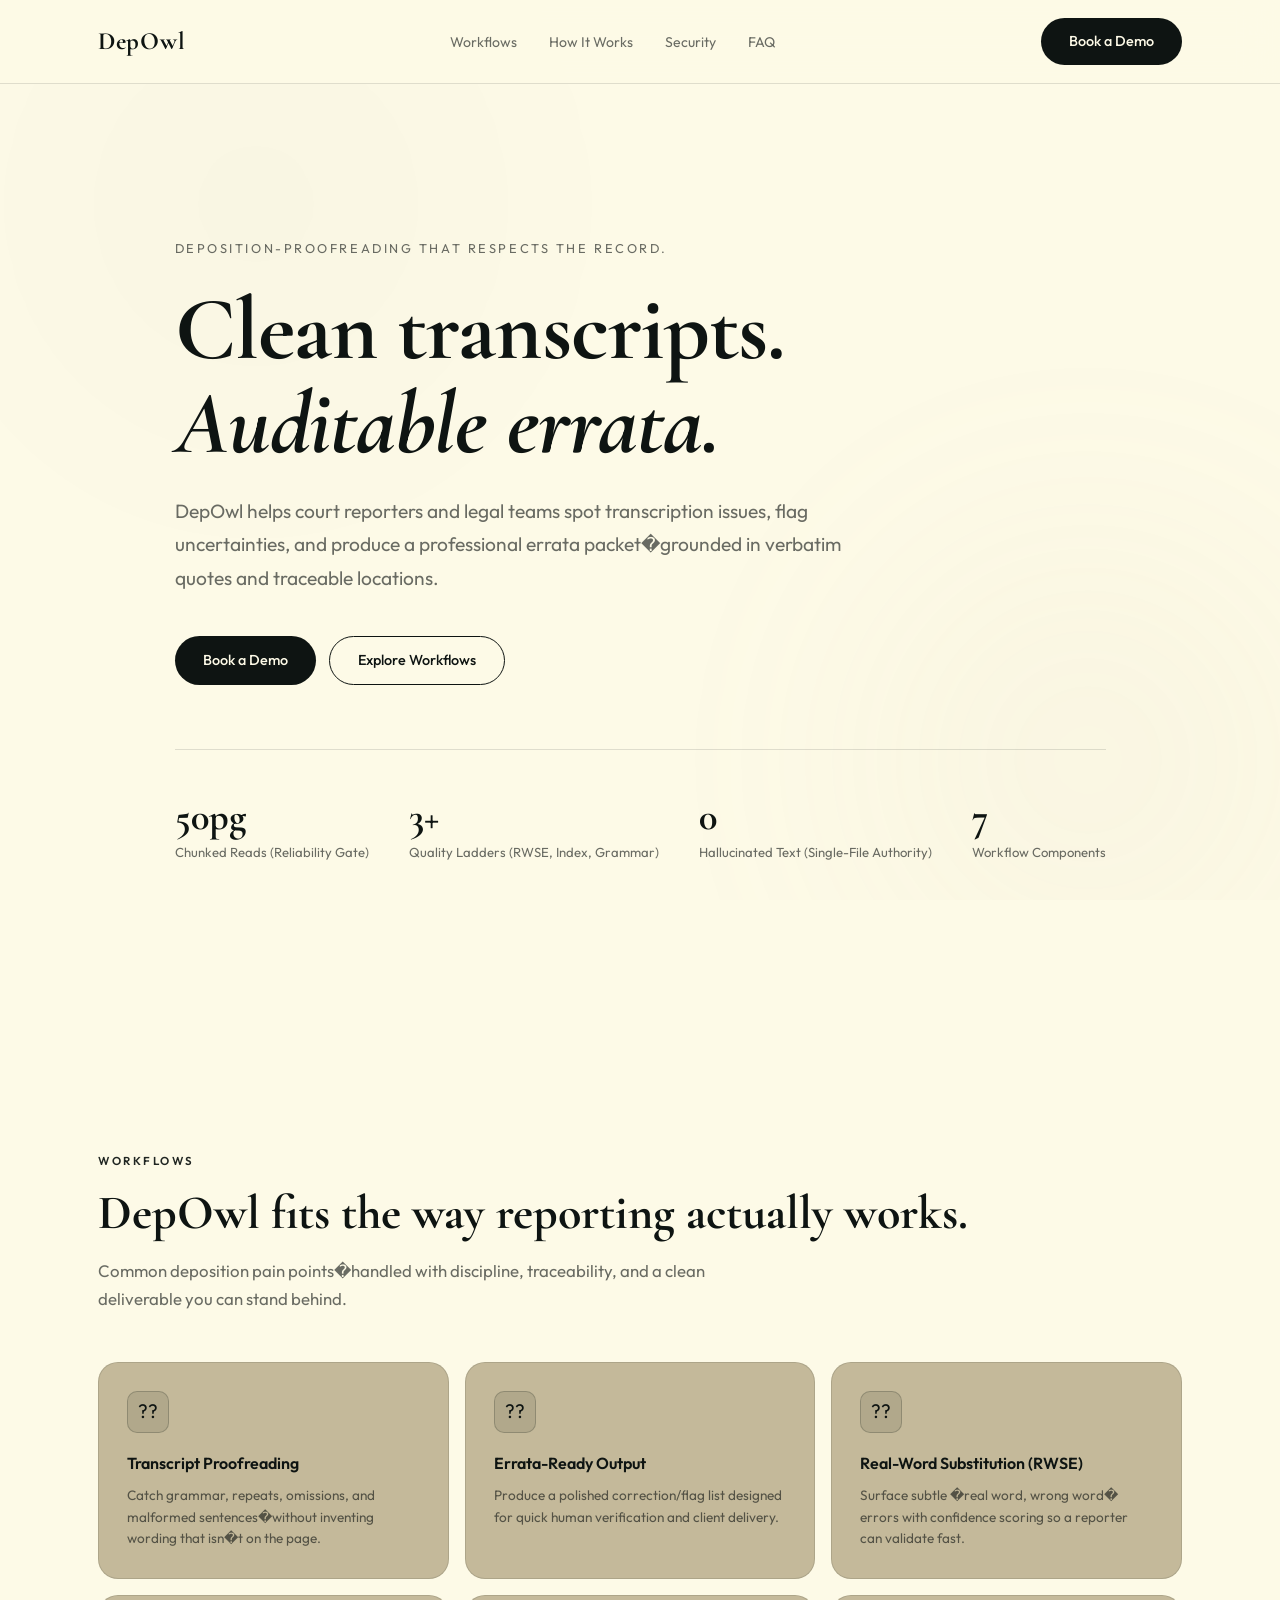
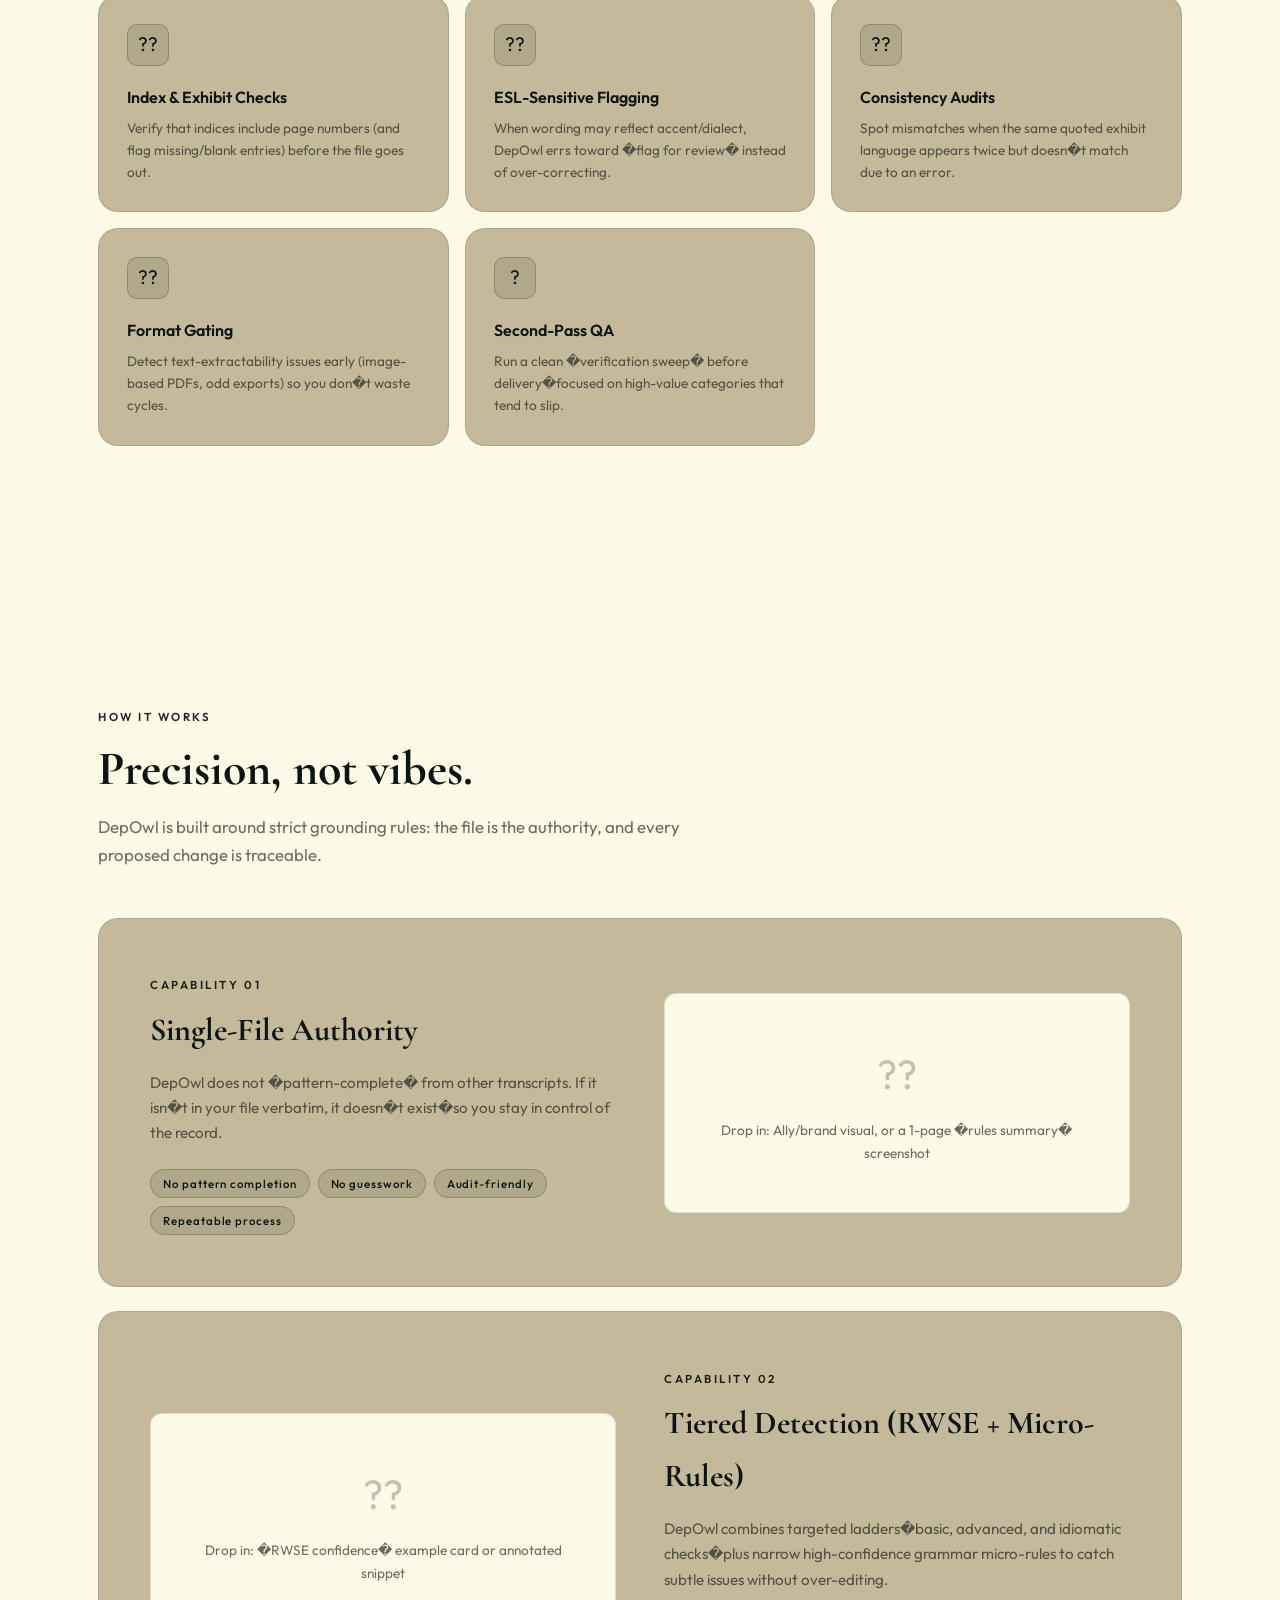
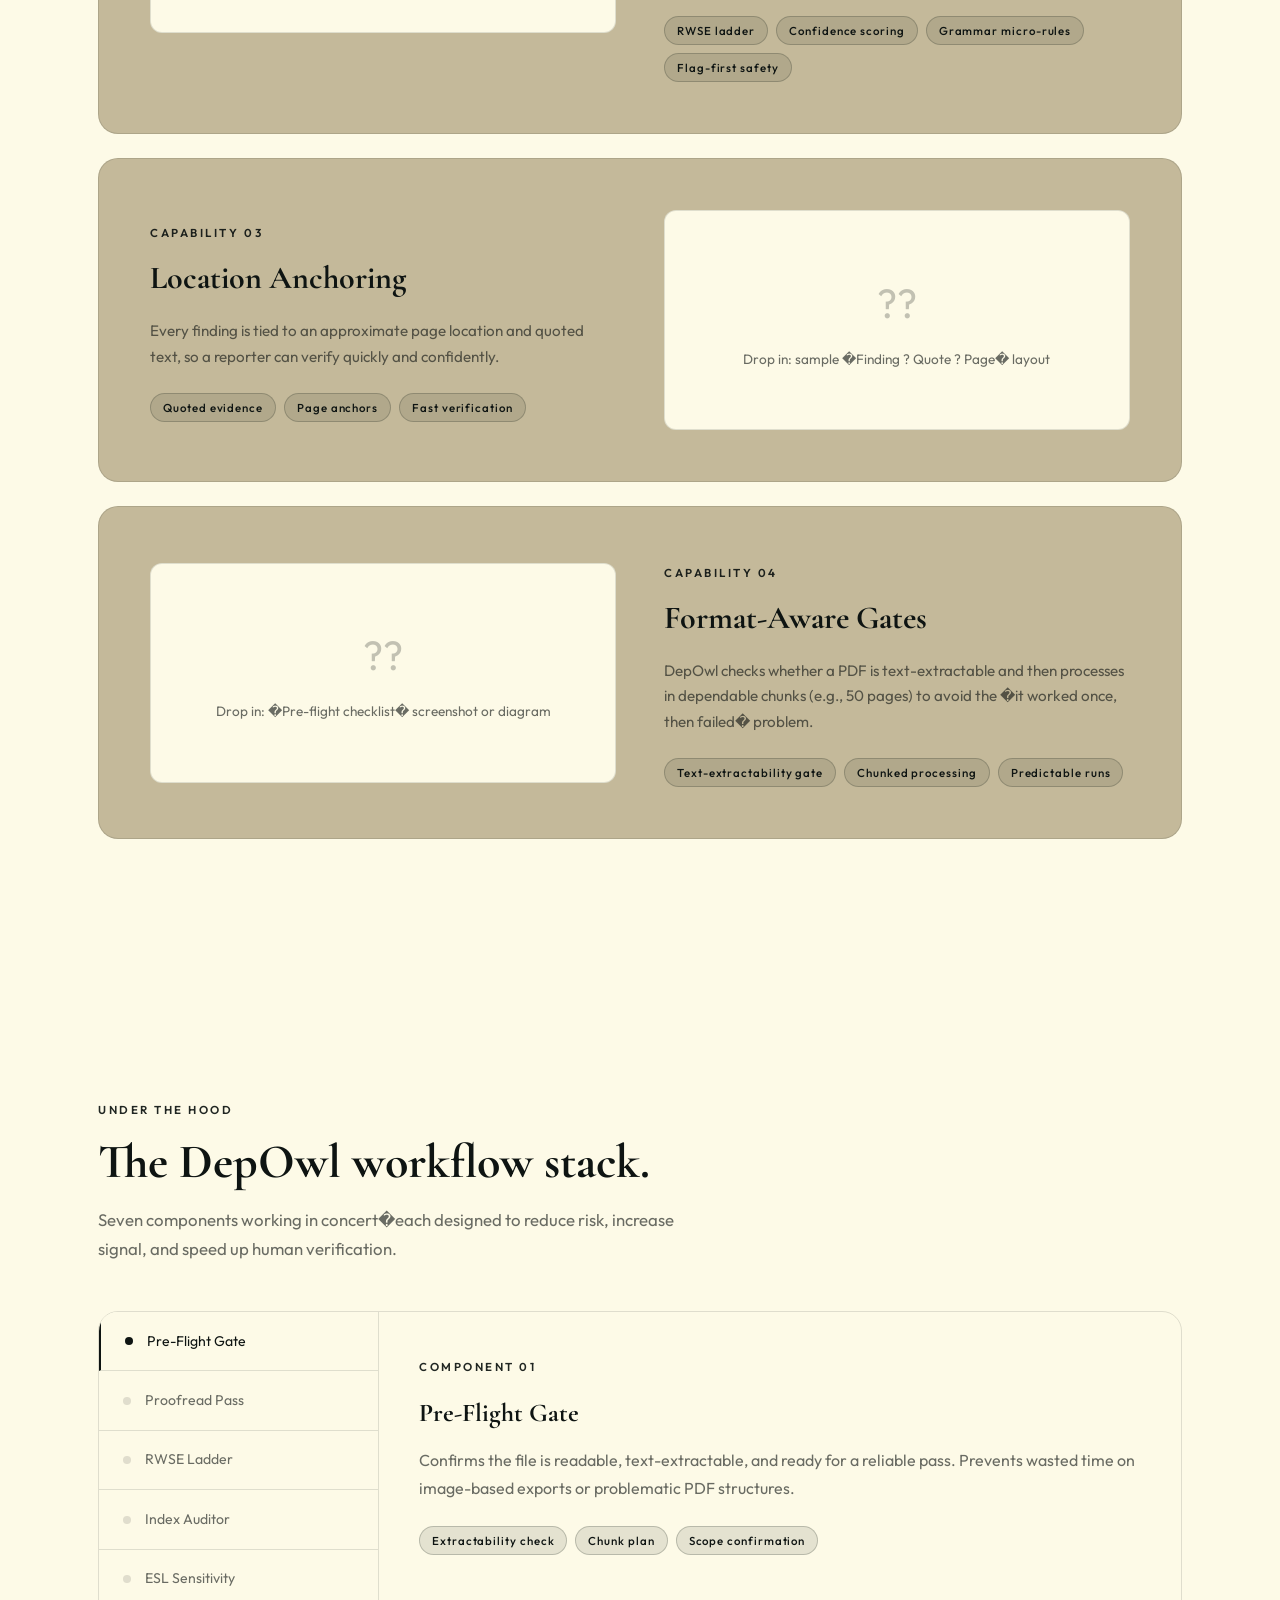
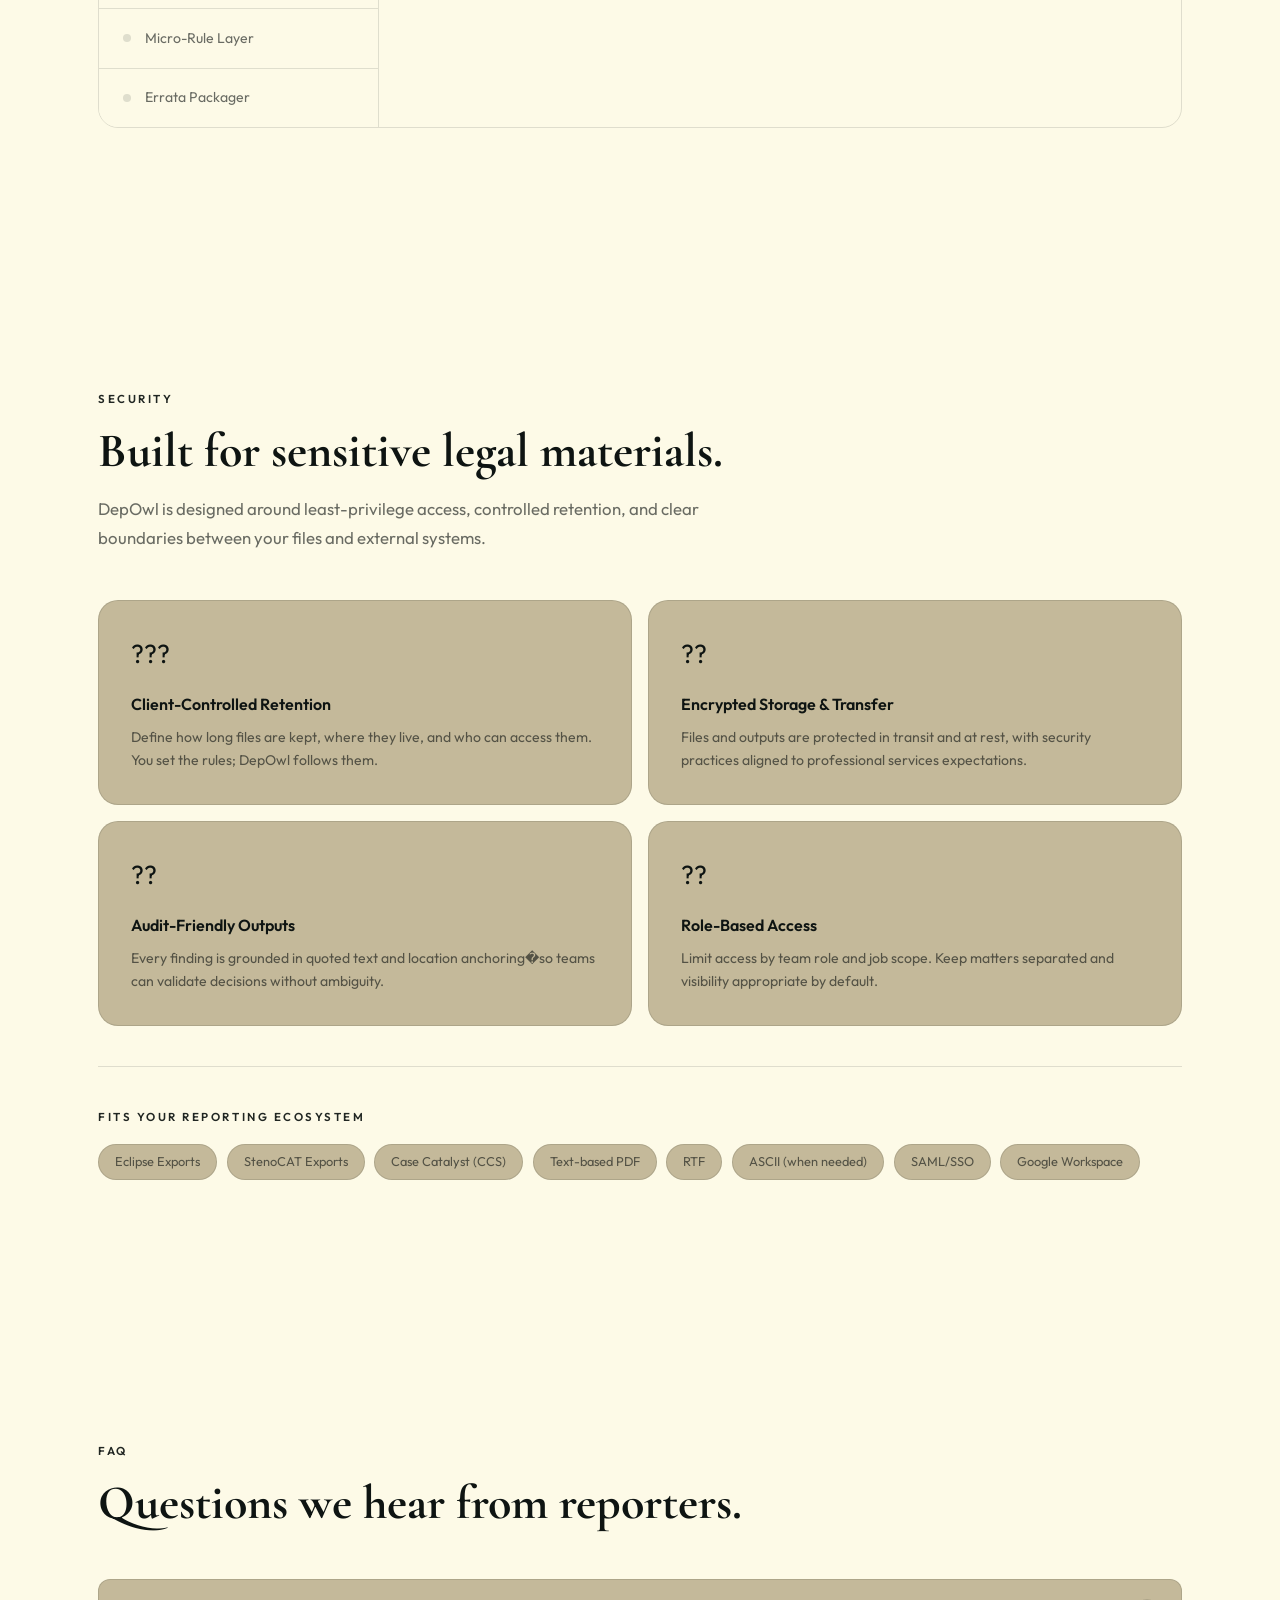
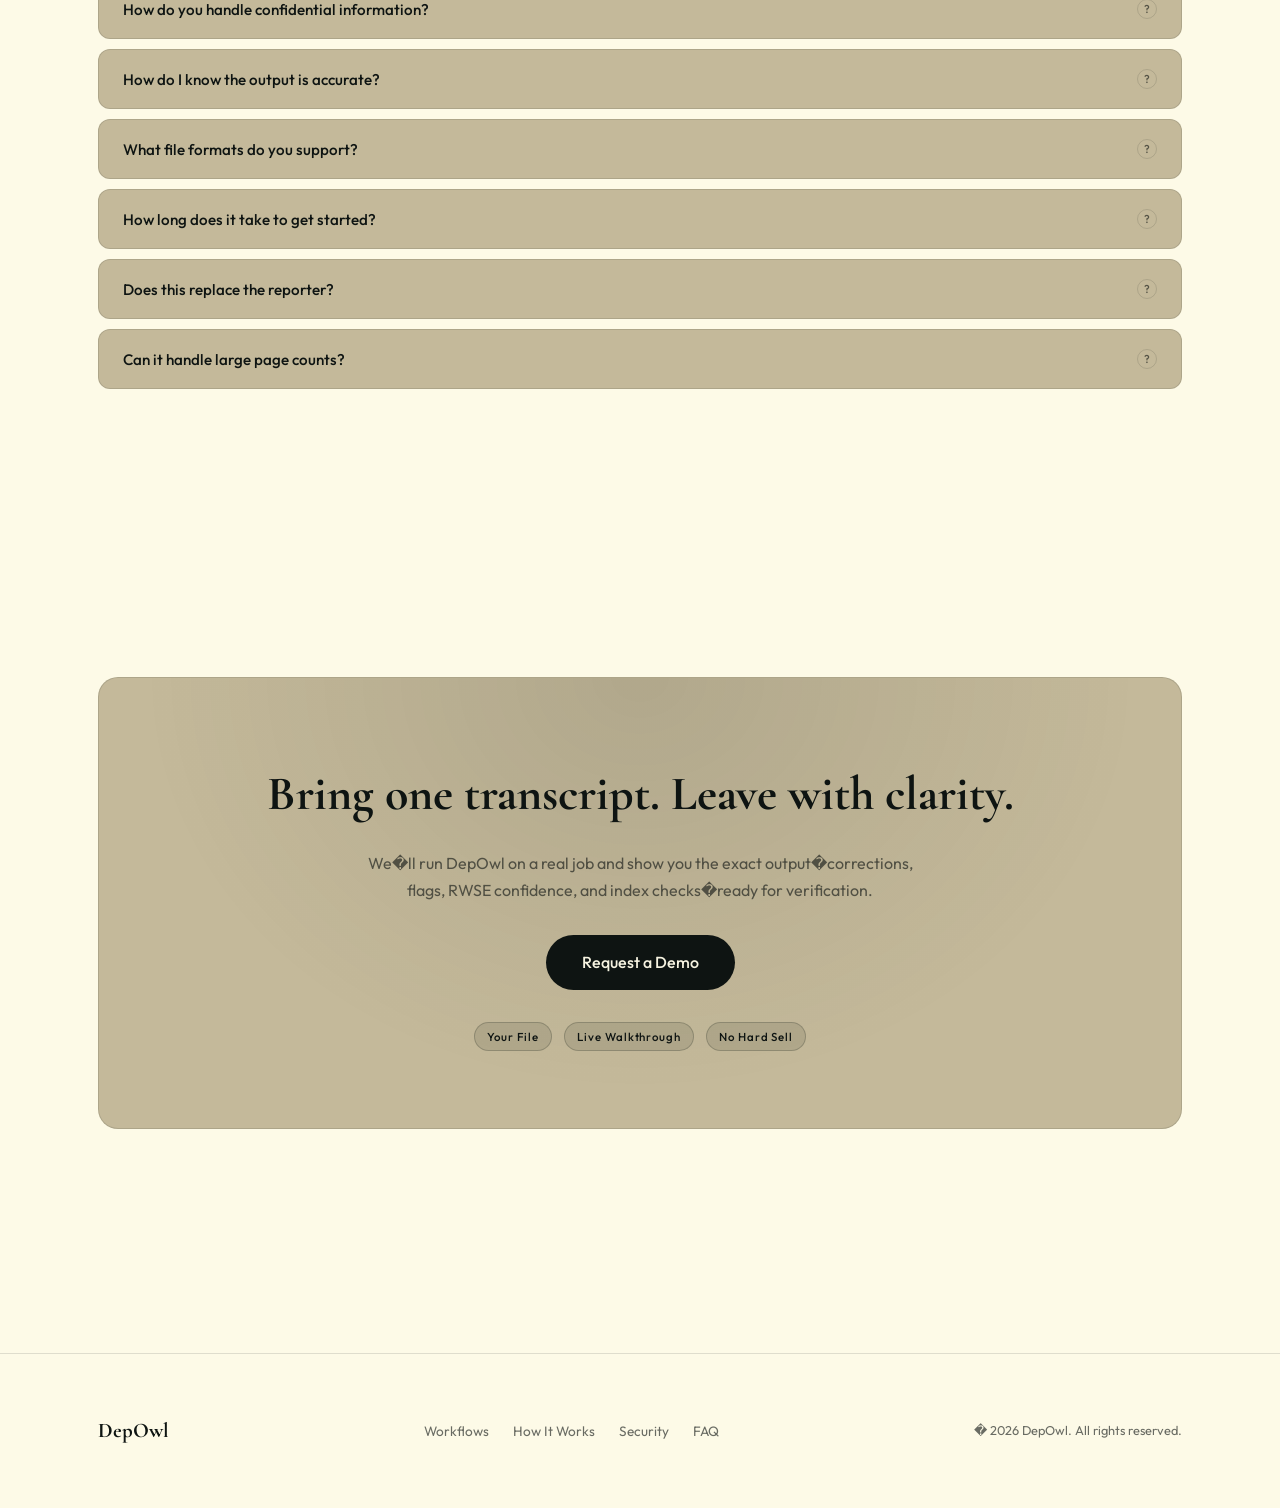
<file: bak/index.html>
<!DOCTYPE html>
<html lang="en">
<head>
  <meta charset="UTF-8" />
  <meta name="viewport" content="width=device-width, initial-scale=1.0" />
  <title>DepOwl | Deposition Transcript Verification Engine</title>
  <link href="https://fonts.googleapis.com/css2?family=Cormorant+Garamond:wght@400;600;700&family=Outfit:wght@300;400;500;600&display=swap" rel="stylesheet" />
  <style>
    /* ????????????????????????????????????????????????
       DESIGN TOKENS � edit these to rebrand instantly
    ???????????????????????????????????????????????? */
    :root {
      /* Cliff-inspired palette � cream, navy, sage (cliffhandles.it) */
      --bg:          #fdfae7;
      --bg-card:     #c4b99a;
      --bg-raised:   #fdfae7;
      --border:      rgba(14, 20, 18, .12);

      --accent:      #0E1412;
      --accent-dim:  rgba(14, 20, 18, .1);
      --accent-glow: rgba(14, 20, 18, .22);

      --text-1:      #0E1412;
      --text-2:      rgba(14, 20, 18, .62);
      --text-3:      rgba(14, 20, 18, .38);

      --ff-display: 'Cormorant Garamond', Georgia, serif;
      --ff-body:    'Outfit', sans-serif;

      --radius:  12px;
      --radius-lg: 20px;
      --ease:    cubic-bezier(.4,0,.2,1);
      --shadow:  0 24px 80px rgba(14, 20, 18, .12);
    }

    /* ????????????????????????????????????????????????
       RESET
    ???????????????????????????????????????????????? */
    *, *::before, *::after { box-sizing: border-box; margin: 0; padding: 0; }
    html { scroll-behavior: smooth; }
    body {
      font-family: var(--ff-body);
      background: var(--bg);
      color: var(--text-1);
      line-height: 1.65;
      overflow-x: hidden;
    }
    img { max-width: 100%; display: block; }
    a { color: inherit; text-decoration: none; }
    ul { list-style: none; }

    /* ????????????????????????????????????????????????
       UTILITY
    ???????????????????????????????????????????????? */
    .container {
      max-width: 1180px;
      margin-inline: auto;
      padding-inline: clamp(1.25rem, 5vw, 3rem);
    }
    .section { padding-block: clamp(5rem, 10vw, 9rem); }
    .section-label {
      display: inline-block;
      font-size: .72rem;
      letter-spacing: .22em;
      text-transform: uppercase;
      color: var(--accent);
      font-weight: 600;
      margin-bottom: 1rem;
      opacity: .92;
    }
    .section-title {
      font-family: var(--ff-display);
      font-size: clamp(2rem, 4vw, 3rem);
      font-weight: 700;
      line-height: 1.15;
      margin-bottom: 1rem;
    }
    .section-sub {
      color: var(--text-2);
      font-size: 1.05rem;
      max-width: 56ch;
      line-height: 1.7;
    }
    .btn {
      display: inline-flex;
      align-items: center;
      gap: .5rem;
      padding: .75rem 1.75rem;
      border-radius: 999px;
      font-family: var(--ff-body);
      font-size: .9rem;
      font-weight: 500;
      cursor: pointer;
      transition: all .2s var(--ease);
      border: none;
    }
    .btn-primary {
      background: var(--accent);
      color: #fdfae7;
    }
    .btn-primary:hover {
      background: #121B17;
      transform: translateY(-1px);
      box-shadow: 0 8px 30px var(--accent-glow);
    }
    .btn-ghost {
      background: transparent;
      color: var(--text-1);
      border: 1px solid var(--accent);
    }
    .btn-ghost:hover {
      border-color: rgba(14, 20, 18, .45);
      background: rgba(14, 20, 18, .04);
    }
    .tag {
      display: inline-block;
      font-size: .72rem;
      font-weight: 500;
      letter-spacing: .08em;
      padding: .25rem .75rem;
      border-radius: 999px;
      background: var(--accent-dim);
      color: var(--accent);
      border: 1px solid rgba(14, 20, 18, .2);
    }

    /* ????????????????????????????????????????????????
       ANIMATED BG MESH
    ???????????????????????????????????????????????? */
    .mesh {
      position: fixed;
      inset: 0;
      z-index: -1;
      overflow: hidden;
      pointer-events: none;
    }
    .mesh::before, .mesh::after {
      content: '';
      position: absolute;
      border-radius: 50%;
      filter: blur(120px);
      opacity: .18;
      animation: drift 18s ease-in-out infinite alternate;
    }
    .mesh::before {
      width: 60vw; height: 60vw;
      background: radial-gradient(circle, rgba(14, 20, 18, .14), transparent 70%);
      top: -20%; left: -10%;
    }
    .mesh::after {
      width: 50vw; height: 50vw;
      background: radial-gradient(circle, rgba(196, 185, 154, .55), transparent 70%);
      bottom: -20%; right: -10%;
      animation-delay: -9s;
      animation-duration: 22s;
    }
    @keyframes drift {
      from { transform: translate(0, 0) scale(1); }
      to   { transform: translate(4vw, 3vh) scale(1.08); }
    }

    /* ????????????????????????????????????????????????
       HEADER / NAV
    ???????????????????????????????????????????????? */
    header {
      position: sticky;
      top: 0;
      z-index: 200;
      background: rgba(253, 250, 231, .92);
      backdrop-filter: blur(18px);
      -webkit-backdrop-filter: blur(18px);
      border-bottom: 1px solid var(--border);
    }
    nav {
      display: flex;
      align-items: center;
      justify-content: space-between;
      gap: 1rem;
      padding-block: 1.1rem;
    }
    .logo {
      font-family: var(--ff-display);
      font-size: 1.55rem;
      font-weight: 700;
      color: var(--text-1);
      letter-spacing: .03em;
    }
    .logo span { color: var(--accent); }

    .nav-links {
      display: flex;
      align-items: center;
      gap: 2rem;
    }
    .nav-links a {
      font-size: .88rem;
      color: var(--text-2);
      font-weight: 400;
      transition: color .15s;
    }
    .nav-links a:hover { color: var(--text-1); }

    /* Hamburger (mobile) */
    .hamburger {
      display: none;
      flex-direction: column;
      gap: 5px;
      cursor: pointer;
      padding: .25rem;
      background: none;
      border: none;
    }
    .hamburger span {
      display: block;
      width: 22px; height: 2px;
      background: var(--text-1);
      border-radius: 2px;
      transition: all .3s var(--ease);
    }
    .hamburger.open span:nth-child(1) { transform: translateY(7px) rotate(45deg); }
    .hamburger.open span:nth-child(2) { opacity: 0; }
    .hamburger.open span:nth-child(3) { transform: translateY(-7px) rotate(-45deg); }

    /* Mobile menu */
    .mobile-menu {
      display: none;
      flex-direction: column;
      gap: 0;
      background: var(--bg-card);
      border-bottom: 1px solid var(--border);
    }
    .mobile-menu.open { display: flex; }
    .mobile-menu a {
      padding: 1rem 1.5rem;
      font-size: .95rem;
      color: var(--text-2);
      border-bottom: 1px solid var(--border);
      transition: color .15s, background .15s;
    }
    .mobile-menu a:hover { color: var(--text-1); background: var(--bg-raised); }
    .mobile-menu .btn { margin: 1rem 1.5rem; width: fit-content; }

    @media (max-width: 768px) {
      .nav-links, .nav-cta { display: none; }
      .hamburger { display: flex; }
    }

    /* ????????????????????????????????????????????????
       HERO
    ???????????????????????????????????????????????? */
    .hero {
      min-height: 92vh;
      display: flex;
      flex-direction: column;
      justify-content: center;
      padding-block: clamp(5rem, 12vw, 10rem);
      position: relative;
    }
    .hero-eyebrow {
      font-size: .8rem;
      letter-spacing: .2em;
      text-transform: uppercase;
      color: var(--text-2);
      margin-bottom: 1.5rem;
    }
    .hero h1 {
      font-family: var(--ff-display);
      font-size: clamp(3rem, 7vw, 6rem);
      font-weight: 700;
      line-height: 1.05;
      letter-spacing: -.01em;
      margin-bottom: 1.5rem;
      max-width: 15ch;
    }
    .hero h1 em {
      font-style: italic;
      color: var(--accent);
    }
    .hero-sub {
      font-size: clamp(1rem, 2vw, 1.2rem);
      color: var(--text-2);
      max-width: 52ch;
      line-height: 1.75;
      margin-bottom: 2.5rem;
    }
    .hero-cta {
      display: flex;
      flex-wrap: wrap;
      gap: .85rem;
      margin-bottom: 4rem;
    }

    /* Stats row */
    .hero-stats {
      display: flex;
      flex-wrap: wrap;
      gap: 2.5rem;
      padding-top: 3rem;
      border-top: 1px solid var(--border);
    }
    .stat-item {}
    .stat-number {
      font-family: var(--ff-display);
      font-size: 2.4rem;
      font-weight: 700;
      color: var(--text-1);
      line-height: 1;
    }
    .stat-number span { color: var(--accent); }
    .stat-label {
      font-size: .82rem;
      color: var(--text-2);
      margin-top: .35rem;
    }

    /* ????????????????????????????????????????????????
       USE CASES � CARD GRID
    ???????????????????????????????????????????????? */
    .cards-grid {
      display: grid;
      grid-template-columns: repeat(auto-fill, minmax(260px, 1fr));
      gap: 1rem;
      margin-top: 3rem;
    }
    .card {
      background: var(--bg-card);
      border: 1px solid var(--border);
      border-radius: var(--radius-lg);
      padding: 1.75rem;
      cursor: pointer;
      transition: background .2s var(--ease), border-color .2s var(--ease), transform .2s var(--ease), box-shadow .2s var(--ease);
      position: relative;
      overflow: hidden;
    }
    .card::before {
      content: '';
      position: absolute;
      inset: 0;
      background: linear-gradient(135deg, var(--accent-dim), transparent 60%);
      opacity: 0;
      transition: opacity .3s var(--ease);
    }
    .card:hover {
      background: #b8ad8e;
      border-color: rgba(14, 20, 18, .28);
      transform: translateY(-3px);
      box-shadow: 0 16px 50px rgba(14, 20, 18, .12);
    }
    .card:hover::before { opacity: 1; }
    .card-icon {
      width: 42px; height: 42px;
      border-radius: 10px;
      background: var(--accent-dim);
      border: 1px solid rgba(14, 20, 18, .2);
      display: grid;
      place-items: center;
      font-size: 1.2rem;
      margin-bottom: 1.1rem;
    }
    .card h3 {
      font-size: 1rem;
      font-weight: 600;
      margin-bottom: .5rem;
    }
    .card p {
      font-size: .85rem;
      color: var(--text-2);
      line-height: 1.6;
    }
    .card-arrow {
      position: absolute;
      bottom: 1.5rem;
      right: 1.5rem;
      color: var(--accent);
      opacity: 0;
      transform: translateX(-6px);
      transition: all .25s var(--ease);
    }
    .card:hover .card-arrow {
      opacity: 1;
      transform: translateX(0);
    }

    /* ????????????????????????????????????????????????
       PLATFORM � 4 FEATURE BLOCKS
    ???????????????????????????????????????????????? */
    .features-list {
      display: grid;
      gap: 1.5rem;
      margin-top: 3rem;
    }
    .feature-block {
      display: grid;
      grid-template-columns: 1fr 1fr;
      gap: 3rem;
      align-items: center;
      background: var(--bg-card);
      border: 1px solid var(--border);
      border-radius: var(--radius-lg);
      padding: clamp(2rem, 4vw, 3.5rem);
      transition: border-color .2s;
    }
    .feature-block:hover { border-color: rgba(14, 20, 18, .22); }
    .feature-block.reverse { direction: rtl; }
    .feature-block.reverse > * { direction: ltr; }
    .feature-content {}
    .feature-content .section-label { margin-bottom: .6rem; }
    .feature-content h3 {
      font-family: var(--ff-display);
      font-size: clamp(1.5rem, 2.5vw, 2rem);
      font-weight: 700;
      margin-bottom: .85rem;
    }
    .feature-content p {
      color: var(--text-2);
      font-size: .95rem;
      margin-bottom: 1.5rem;
    }
    .feature-tags { display: flex; flex-wrap: wrap; gap: .5rem; }
    .feature-visual {
      background: var(--bg-raised);
      border: 1px solid var(--border);
      border-radius: var(--radius);
      min-height: 220px;
      display: flex;
      flex-direction: column;
      align-items: center;
      justify-content: center;
      gap: .75rem;
      color: var(--text-2);
      font-size: .85rem;
      text-align: center;
      padding: 2rem;
    }
    .feature-visual .placeholder-icon {
      font-size: 2.5rem;
      opacity: .4;
    }

    @media (max-width: 820px) {
      .feature-block { grid-template-columns: 1fr; }
      .feature-block.reverse { direction: ltr; }
    }

    /* ????????????????????????????????????????????????
       AGENTS � TABBED LIST
    ???????????????????????????????????????????????? */
    .agents-section { background: var(--bg-card); border-radius: var(--radius-lg); }
    .agents-wrap {
      display: grid;
      grid-template-columns: 280px 1fr;
      gap: 0;
      border: 1px solid var(--border);
      border-radius: var(--radius-lg);
      overflow: hidden;
      margin-top: 3rem;
    }
    .agents-tabs {
      border-right: 1px solid var(--border);
      background: var(--bg);
    }
    .agent-tab {
      display: flex;
      align-items: center;
      gap: .85rem;
      padding: 1.1rem 1.5rem;
      cursor: pointer;
      border-bottom: 1px solid var(--border);
      transition: background .15s, color .15s;
      font-size: .88rem;
      color: var(--text-2);
    }
    .agent-tab:last-child { border-bottom: none; }
    .agent-tab:hover { background: var(--bg-raised); color: var(--text-1); }
    .agent-tab.active { background: var(--bg-raised); color: var(--text-1); border-left: 2px solid var(--accent); }
    .agent-tab-dot {
      width: 8px; height: 8px;
      border-radius: 50%;
      background: var(--border);
      flex-shrink: 0;
      transition: background .15s;
    }
    .agent-tab.active .agent-tab-dot { background: var(--accent); }
    .agent-detail {
      padding: 2.5rem;
      display: none;
    }
    .agent-detail.active { display: block; }
    .agent-detail h3 {
      font-family: var(--ff-display);
      font-size: 1.6rem;
      font-weight: 700;
      margin-bottom: .75rem;
    }
    .agent-detail p {
      color: var(--text-2);
      line-height: 1.75;
      margin-bottom: 1.5rem;
    }

    @media (max-width: 680px) {
      .agents-wrap { grid-template-columns: 1fr; }
      .agents-tabs { border-right: none; border-bottom: 1px solid var(--border); display: flex; overflow-x: auto; }
      .agent-tab { border-bottom: none; border-right: 1px solid var(--border); white-space: nowrap; flex-shrink: 0; }
      .agent-tab:last-child { border-right: none; }
      .agent-tab.active { border-left: none; border-bottom: 2px solid var(--accent); }
    }

    /* ????????????????????????????????????????????????
       SECURITY � 2-COL GRID
    ???????????????????????????????????????????????? */
    .security-grid {
      display: grid;
      grid-template-columns: 1fr 1fr;
      gap: 1rem;
      margin-top: 3rem;
    }
    .security-card {
      background: var(--bg-card);
      border: 1px solid var(--border);
      border-radius: var(--radius-lg);
      padding: 2rem;
      transition: border-color .2s;
    }
    .security-card:hover { border-color: rgba(14, 20, 18, .22); }
    .security-card-icon {
      font-size: 1.6rem;
      margin-bottom: 1rem;
    }
    .security-card h4 {
      font-size: 1rem;
      font-weight: 600;
      margin-bottom: .5rem;
    }
    .security-card p {
      font-size: .88rem;
      color: var(--text-2);
      line-height: 1.65;
    }
    .integrations-row {
      display: flex;
      flex-wrap: wrap;
      gap: .6rem;
      margin-top: 2.5rem;
      padding-top: 2.5rem;
      border-top: 1px solid var(--border);
    }
    .integration-badge {
      padding: .4rem 1rem;
      border-radius: 999px;
      border: 1px solid var(--border);
      font-size: .8rem;
      color: var(--text-2);
      background: var(--bg-card);
      transition: border-color .15s, color .15s;
    }
    .integration-badge:hover { border-color: var(--accent); color: var(--text-1); }

    @media (max-width: 600px) {
      .security-grid { grid-template-columns: 1fr; }
    }

    /* ????????????????????????????????????????????????
       FAQ � ACCORDION
    ???????????????????????????????????????????????? */
    .faq-list {
      margin-top: 3rem;
      display: flex;
      flex-direction: column;
      gap: .6rem;
    }
    .faq-item {
      background: var(--bg-card);
      border: 1px solid var(--border);
      border-radius: var(--radius);
      overflow: hidden;
      transition: border-color .2s;
    }
    .faq-item.open { border-color: rgba(14, 20, 18, .28); }
    .faq-question {
      width: 100%;
      display: flex;
      align-items: center;
      justify-content: space-between;
      gap: 1rem;
      padding: 1.2rem 1.5rem;
      background: none;
      border: none;
      color: var(--text-1);
      font-family: var(--ff-body);
      font-size: .95rem;
      font-weight: 500;
      cursor: pointer;
      text-align: left;
    }
    .faq-chevron {
      flex-shrink: 0;
      width: 20px; height: 20px;
      border-radius: 50%;
      border: 1px solid var(--border);
      display: grid;
      place-items: center;
      font-size: .7rem;
      transition: transform .25s var(--ease), background .15s, border-color .15s;
      color: var(--text-2);
    }
    .faq-item.open .faq-chevron {
      transform: rotate(180deg);
      background: var(--accent-dim);
      border-color: var(--accent);
      color: var(--accent);
    }
    .faq-answer {
      max-height: 0;
      overflow: hidden;
      transition: max-height .3s var(--ease);
    }
    .faq-answer-inner {
      padding: 0 1.5rem 1.3rem;
      font-size: .9rem;
      color: var(--text-2);
      line-height: 1.75;
    }

    /* ????????????????????????????????????????????????
       CTA BANNER
    ???????????????????????????????????????????????? */
    .cta-banner {
      background: var(--bg-card);
      border: 1px solid var(--border);
      border-radius: var(--radius-lg);
      padding: clamp(3rem, 6vw, 5rem);
      text-align: center;
      position: relative;
      overflow: hidden;
      margin-top: 2rem;
    }
    .cta-banner::before {
      content: '';
      position: absolute;
      inset: 0;
      background: radial-gradient(ellipse at 50% 0%, var(--accent-dim) 0%, transparent 65%);
      pointer-events: none;
    }
    .cta-banner h2 {
      font-family: var(--ff-display);
      font-size: clamp(2rem, 4vw, 3rem);
      font-weight: 700;
      margin-bottom: 1rem;
      position: relative;
    }
    .cta-banner p {
      color: var(--text-2);
      max-width: 50ch;
      margin-inline: auto;
      margin-bottom: 2rem;
      font-size: 1rem;
      position: relative;
    }
    .cta-features {
      display: flex;
      flex-wrap: wrap;
      justify-content: center;
      gap: .75rem;
      margin-top: 2rem;
      position: relative;
    }

    /* ????????????????????????????????????????????????
       FOOTER
    ???????????????????????????????????????????????? */
    footer {
      border-top: 1px solid var(--border);
      padding-block: 3rem;
      margin-top: 6rem;
    }
    .footer-inner {
      display: flex;
      flex-wrap: wrap;
      align-items: center;
      justify-content: space-between;
      gap: 1.5rem;
    }
    .footer-logo {
      font-family: var(--ff-display);
      font-size: 1.3rem;
      font-weight: 700;
    }
    .footer-logo span { color: var(--accent); }
    .footer-links {
      display: flex;
      flex-wrap: wrap;
      gap: 1.5rem;
    }
    .footer-links a {
      font-size: .85rem;
      color: var(--text-2);
      transition: color .15s;
    }
    .footer-links a:hover { color: var(--text-1); }
    .footer-copy {
      font-size: .8rem;
      color: var(--text-2);
    }

    /* ????????????????????????????????????????????????
       FADE-IN ANIMATION
    ???????????????????????????????????????????????? */
    .fade-in {
      opacity: 0;
      transform: translateY(22px);
      transition: opacity .6s var(--ease), transform .6s var(--ease);
    }
    .fade-in.visible {
      opacity: 1;
      transform: none;
    }
    .fade-in:nth-child(2) { transition-delay: .1s; }
    .fade-in:nth-child(3) { transition-delay: .2s; }
    .fade-in:nth-child(4) { transition-delay: .3s; }
    .fade-in:nth-child(5) { transition-delay: .4s; }
    .fade-in:nth-child(6) { transition-delay: .5s; }
    .fade-in:nth-child(7) { transition-delay: .6s; }
    .fade-in:nth-child(8) { transition-delay: .7s; }
  </style>
</head>
<body>

  <!-- Background mesh -->
  <div class="mesh" aria-hidden="true"></div>

  <!-- ??????????? HEADER ??????????? -->
  <header>
    <div class="container">
      <nav>
        <a href="#" class="logo">
          Dep<span>Owl</span>
        </a>
        <ul class="nav-links">
          <li><a href="#use-cases">Workflows</a></li>
          <li><a href="#platform">How It Works</a></li>
          <li><a href="#security">Security</a></li>
          <li><a href="#faq">FAQ</a></li>
        </ul>
        <a href="#contact" class="btn btn-primary nav-cta">Book a Demo</a>
        <button class="hamburger" id="hamburger" aria-label="Toggle menu">
          <span></span><span></span><span></span>
        </button>
      </nav>
    </div>
    <div class="mobile-menu" id="mobile-menu">
      <a href="#use-cases">Workflows</a>
      <a href="#platform">How It Works</a>
      <a href="#security">Security</a>
      <a href="#faq">FAQ</a>
      <a href="#contact" class="btn btn-primary">Book a Demo</a>
    </div>
  </header>

  <!-- ??????????? HERO ??????????? -->
  <section class="hero section">
    <div class="container">
      <p class="hero-eyebrow">
        Deposition-proofreading that respects the record.
      </p>
      <h1>
        Clean transcripts.<br /><em>Auditable errata.</em>
      </h1>
      <p class="hero-sub">
        DepOwl helps court reporters and legal teams spot transcription issues, flag uncertainties, and produce a professional errata packet�grounded in verbatim quotes and traceable locations.
      </p>
      <div class="hero-cta">
        <a href="#contact" class="btn btn-primary">Book a Demo</a>
        <a href="#use-cases" class="btn btn-ghost">Explore Workflows</a>
      </div>

      <div class="hero-stats">
        <div class="stat-item">
          <div class="stat-number">50<span>pg</span></div>
          <div class="stat-label">Chunked Reads (Reliability Gate)</div>
        </div>
        <div class="stat-item">
          <div class="stat-number">3<span>+</span></div>
          <div class="stat-label">Quality Ladders (RWSE, Index, Grammar)</div>
        </div>
        <div class="stat-item">
          <div class="stat-number">0</div>
          <div class="stat-label">Hallucinated Text (Single-File Authority)</div>
        </div>
        <div class="stat-item">
          <div class="stat-number">7</div>
          <div class="stat-label">Workflow Components</div>
        </div>
      </div>
    </div>
  </section>

  <!-- ??????????? USE CASES ??????????? -->
  <section id="use-cases" class="section">
    <div class="container">
      <span class="section-label">Workflows</span>
      <h2 class="section-title">
        DepOwl fits the way reporting actually works.
      </h2>
      <p class="section-sub">
        Common deposition pain points�handled with discipline, traceability, and a clean deliverable you can stand behind.
      </p>

      <div class="cards-grid">
        <div class="card fade-in">
          <div class="card-icon">??</div>
          <h3>Transcript Proofreading</h3>
          <p>Catch grammar, repeats, omissions, and malformed sentences�without inventing wording that isn�t on the page.</p>
          <span class="card-arrow">?</span>
        </div>
        <div class="card fade-in">
          <div class="card-icon">??</div>
          <h3>Errata-Ready Output</h3>
          <p>Produce a polished correction/flag list designed for quick human verification and client delivery.</p>
          <span class="card-arrow">?</span>
        </div>
        <div class="card fade-in">
          <div class="card-icon">??</div>
          <h3>Real-Word Substitution (RWSE)</h3>
          <p>Surface subtle �real word, wrong word� errors with confidence scoring so a reporter can validate fast.</p>
          <span class="card-arrow">?</span>
        </div>
        <div class="card fade-in">
          <div class="card-icon">??</div>
          <h3>Index & Exhibit Checks</h3>
          <p>Verify that indices include page numbers (and flag missing/blank entries) before the file goes out.</p>
          <span class="card-arrow">?</span>
        </div>
        <div class="card fade-in">
          <div class="card-icon">??</div>
          <h3>ESL-Sensitive Flagging</h3>
          <p>When wording may reflect accent/dialect, DepOwl errs toward �flag for review� instead of over-correcting.</p>
          <span class="card-arrow">?</span>
        </div>
        <div class="card fade-in">
          <div class="card-icon">??</div>
          <h3>Consistency Audits</h3>
          <p>Spot mismatches when the same quoted exhibit language appears twice but doesn�t match due to an error.</p>
          <span class="card-arrow">?</span>
        </div>
        <div class="card fade-in">
          <div class="card-icon">??</div>
          <h3>Format Gating</h3>
          <p>Detect text-extractability issues early (image-based PDFs, odd exports) so you don�t waste cycles.</p>
          <span class="card-arrow">?</span>
        </div>
        <div class="card fade-in">
          <div class="card-icon">?</div>
          <h3>Second-Pass QA</h3>
          <p>Run a clean �verification sweep� before delivery�focused on high-value categories that tend to slip.</p>
          <span class="card-arrow">?</span>
        </div>
      </div>
    </div>
  </section>

  <!-- ??????????? PLATFORM ??????????? -->
  <section id="platform" class="section">
    <div class="container">
      <span class="section-label">How It Works</span>
      <h2 class="section-title">
        Precision, not vibes.
      </h2>
      <p class="section-sub">
        DepOwl is built around strict grounding rules: the file is the authority, and every proposed change is traceable.
      </p>

      <div class="features-list">
        <div class="feature-block fade-in">
          <div class="feature-content">
            <span class="section-label">Capability 01</span>
            <h3>Single-File Authority</h3>
            <p>DepOwl does not �pattern-complete� from other transcripts. If it isn�t in your file verbatim, it doesn�t exist�so you stay in control of the record.</p>
            <div class="feature-tags">
              <span class="tag">No pattern completion</span>
              <span class="tag">No guesswork</span>
              <span class="tag">Audit-friendly</span>
              <span class="tag">Repeatable process</span>
            </div>
          </div>
          <div class="feature-visual">
            <div class="placeholder-icon">??</div>
            <span>Drop in: Ally/brand visual, or a 1-page �rules summary� screenshot</span>
          </div>
        </div>

        <div class="feature-block reverse fade-in">
          <div class="feature-content">
            <span class="section-label">Capability 02</span>
            <h3>Tiered Detection (RWSE + Micro-Rules)</h3>
            <p>DepOwl combines targeted ladders�basic, advanced, and idiomatic checks�plus narrow high-confidence grammar micro-rules to catch subtle issues without over-editing.</p>
            <div class="feature-tags">
              <span class="tag">RWSE ladder</span>
              <span class="tag">Confidence scoring</span>
              <span class="tag">Grammar micro-rules</span>
              <span class="tag">Flag-first safety</span>
            </div>
          </div>
          <div class="feature-visual">
            <div class="placeholder-icon">??</div>
            <span>Drop in: �RWSE confidence� example card or annotated snippet</span>
          </div>
        </div>

        <div class="feature-block fade-in">
          <div class="feature-content">
            <span class="section-label">Capability 03</span>
            <h3>Location Anchoring</h3>
            <p>Every finding is tied to an approximate page location and quoted text, so a reporter can verify quickly and confidently.</p>
            <div class="feature-tags">
              <span class="tag">Quoted evidence</span>
              <span class="tag">Page anchors</span>
              <span class="tag">Fast verification</span>
            </div>
          </div>
          <div class="feature-visual">
            <div class="placeholder-icon">??</div>
            <span>Drop in: sample �Finding ? Quote ? Page� layout</span>
          </div>
        </div>

        <div class="feature-block reverse fade-in">
          <div class="feature-content">
            <span class="section-label">Capability 04</span>
            <h3>Format-Aware Gates</h3>
            <p>DepOwl checks whether a PDF is text-extractable and then processes in dependable chunks (e.g., 50 pages) to avoid the �it worked once, then failed� problem.</p>
            <div class="feature-tags">
              <span class="tag">Text-extractability gate</span>
              <span class="tag">Chunked processing</span>
              <span class="tag">Predictable runs</span>
            </div>
          </div>
          <div class="feature-visual">
            <div class="placeholder-icon">??</div>
            <span>Drop in: �Pre-flight checklist� screenshot or diagram</span>
          </div>
        </div>
      </div>
    </div>
  </section>

  <!-- ??????????? AGENTS / ROLES (tabbed) ??????????? -->
  <section id="agents" class="section">
    <div class="container">
      <span class="section-label">Under the Hood</span>
      <h2 class="section-title">
        The DepOwl workflow stack.
      </h2>
      <p class="section-sub">
        Seven components working in concert�each designed to reduce risk, increase signal, and speed up human verification.
      </p>

      <div class="agents-wrap">
        <div class="agents-tabs" id="agents-tabs">
          <div class="agent-tab active" data-tab="0"><div class="agent-tab-dot"></div>Pre-Flight Gate</div>
          <div class="agent-tab" data-tab="1"><div class="agent-tab-dot"></div>Proofread Pass</div>
          <div class="agent-tab" data-tab="2"><div class="agent-tab-dot"></div>RWSE Ladder</div>
          <div class="agent-tab" data-tab="3"><div class="agent-tab-dot"></div>Index Auditor</div>
          <div class="agent-tab" data-tab="4"><div class="agent-tab-dot"></div>ESL Sensitivity</div>
          <div class="agent-tab" data-tab="5"><div class="agent-tab-dot"></div>Micro-Rule Layer</div>
          <div class="agent-tab" data-tab="6"><div class="agent-tab-dot"></div>Errata Packager</div>
        </div>
        <div class="agent-details">
          <div class="agent-detail active">
            <span class="section-label">Component 01</span>
            <h3>Pre-Flight Gate</h3>
            <p>Confirms the file is readable, text-extractable, and ready for a reliable pass. Prevents wasted time on image-based exports or problematic PDF structures.</p>
            <div style="display:flex;flex-wrap:wrap;gap:.5rem;">
              <span class="tag">Extractability check</span>
              <span class="tag">Chunk plan</span>
              <span class="tag">Scope confirmation</span>
            </div>
          </div>
          <div class="agent-detail">
            <span class="section-label">Component 02</span>
            <h3>Primary Proofread Pass</h3>
            <p>Surfaces corrections and flags using strict grounding: quote what�s wrong, propose what to change, and keep a clean separation between �fix� and �verify.�</p>
            <div style="display:flex;flex-wrap:wrap;gap:.5rem;">
              <span class="tag">Verbatim evidence</span>
              <span class="tag">Flag-first safety</span>
            </div>
          </div>
          <div class="agent-detail">
            <span class="section-label">Component 03</span>
            <h3>RWSE Detection Ladder</h3>
            <p>Targets �real word, wrong word� substitutions�from obvious to idiomatic�then assigns confidence to help a reporter prioritize review.</p>
            <div style="display:flex;flex-wrap:wrap;gap:.5rem;">
              <span class="tag">Basic / Advanced / Idiomatic</span>
              <span class="tag">Confidence scoring</span>
              <span class="tag">High-signal flags</span>
            </div>
          </div>
          <div class="agent-detail">
            <span class="section-label">Component 04</span>
            <h3>Index & Exhibit Auditor</h3>
            <p>Checks indices for missing page numbers and flags blank entries�especially the Exhibit Index�so delivery is complete and professional.</p>
            <div style="display:flex;flex-wrap:wrap;gap:.5rem;">
              <span class="tag">Index page numbers</span>
              <span class="tag">Exhibit index checks</span>
            </div>
          </div>
          <div class="agent-detail">
            <span class="section-label">Component 05</span>
            <h3>ESL Sensitivity Module</h3>
            <p>When language may reflect dialect, accent, or ESL phrasing, DepOwl conservatively flags for confirmation rather than �correcting� into something untrue.</p>
            <div style="display:flex;flex-wrap:wrap;gap:.5rem;">
              <span class="tag">Protects meaning</span>
              <span class="tag">Reduces over-editing</span>
            </div>
          </div>
          <div class="agent-detail">
            <span class="section-label">Component 06</span>
            <h3>Precision Grammar Micro-Rule Layer</h3>
            <p>Narrow, high-confidence micro-rules catch subtle but important grammar slips (without attempting full punctuation rewrites).</p>
            <div style="display:flex;flex-wrap:wrap;gap:.5rem;">
              <span class="tag">High-confidence only</span>
              <span class="tag">Minimal disruption</span>
            </div>
          </div>
          <div class="agent-detail">
            <span class="section-label">Component 07</span>
            <h3>Errata & Deliverables Packager</h3>
            <p>Organizes findings into a clean, client-ready set: corrections, flags, and specialty categories�designed for quick review and easy communication.</p>
            <div style="display:flex;flex-wrap:wrap;gap:.5rem;">
              <span class="tag">Corrections vs Flags</span>
              <span class="tag">Reporter-friendly</span>
            </div>
          </div>
        </div>
      </div>
    </div>
  </section>

  <!-- ??????????? SECURITY ??????????? -->
  <section id="security" class="section">
    <div class="container">
      <span class="section-label">Security</span>
      <h2 class="section-title">
        Built for sensitive legal materials.
      </h2>
      <p class="section-sub">
        DepOwl is designed around least-privilege access, controlled retention, and clear boundaries between your files and external systems.
      </p>

      <div class="security-grid">
        <div class="security-card fade-in">
          <div class="security-card-icon">???</div>
          <h4>Client-Controlled Retention</h4>
          <p>Define how long files are kept, where they live, and who can access them. You set the rules; DepOwl follows them.</p>
        </div>
        <div class="security-card fade-in">
          <div class="security-card-icon">??</div>
          <h4>Encrypted Storage & Transfer</h4>
          <p>Files and outputs are protected in transit and at rest, with security practices aligned to professional services expectations.</p>
        </div>
        <div class="security-card fade-in">
          <div class="security-card-icon">??</div>
          <h4>Audit-Friendly Outputs</h4>
          <p>Every finding is grounded in quoted text and location anchoring�so teams can validate decisions without ambiguity.</p>
        </div>
        <div class="security-card fade-in">
          <div class="security-card-icon">??</div>
          <h4>Role-Based Access</h4>
          <p>Limit access by team role and job scope. Keep matters separated and visibility appropriate by default.</p>
        </div>
      </div>

      <div class="integrations-row">
        <span class="section-label" style="width:100%;margin-bottom:.5rem;">Fits Your Reporting Ecosystem</span>
        <span class="integration-badge">Eclipse Exports</span>
        <span class="integration-badge">StenoCAT Exports</span>
        <span class="integration-badge">Case Catalyst (CCS)</span>
        <span class="integration-badge">Text-based PDF</span>
        <span class="integration-badge">RTF</span>
        <span class="integration-badge">ASCII (when needed)</span>
        <span class="integration-badge">SAML/SSO</span>
        <span class="integration-badge">Google Workspace</span>
      </div>
    </div>
  </section>

  <!-- ??????????? FAQ ??????????? -->
  <section id="faq" class="section">
    <div class="container">
      <span class="section-label">FAQ</span>
      <h2 class="section-title">
        Questions we hear from reporters.
      </h2>

      <div class="faq-list" id="faq-list">
        <div class="faq-item">
          <button class="faq-question">
            How do you handle confidential information?
            <span class="faq-chevron">?</span>
          </button>
          <div class="faq-answer">
            <div class="faq-answer-inner">
              DepOwl is built around controlled retention and least-privilege access. You decide where files live, who can access them, and how long they�re retained. We keep processing disciplined and scoped to the job file.
            </div>
          </div>
        </div>
        <div class="faq-item">
          <button class="faq-question">
            How do I know the output is accurate?
            <span class="faq-chevron">?</span>
          </button>
          <div class="faq-answer">
            <div class="faq-answer-inner">
              DepOwl separates �corrections� from �flags,� and grounds findings in verbatim quotes with location anchoring. When certainty is low, it flags instead of forcing a rewrite�so the reporter stays the authority.
            </div>
          </div>
        </div>
        <div class="faq-item">
          <button class="faq-question">
            What file formats do you support?
            <span class="faq-chevron">?</span>
          </button>
          <div class="faq-answer">
            <div class="faq-answer-inner">
              DepOwl is optimized for text-based PDFs. It can also support RTF and structured text exports depending on the workflow. If a PDF is image-based, DepOwl flags it up front so you can choose OCR or an alternate export.
            </div>
          </div>
        </div>
        <div class="faq-item">
          <button class="faq-question">
            How long does it take to get started?
            <span class="faq-chevron">?</span>
          </button>
          <div class="faq-answer">
            <div class="faq-answer-inner">
              Fast. Bring one real transcript and we�ll run a guided demo that mirrors your delivery process. From there, onboarding is mainly about file intake preferences and output formatting.
            </div>
          </div>
        </div>
        <div class="faq-item">
          <button class="faq-question">
            Does this replace the reporter?
            <span class="faq-chevron">?</span>
          </button>
          <div class="faq-answer">
            <div class="faq-answer-inner">
              No�DepOwl is designed to make the reporter faster and more confident. It surfaces high-signal issues, assigns priorities, and packages the output so the human verifier can approve quickly.
            </div>
          </div>
        </div>
        <div class="faq-item">
          <button class="faq-question">
            Can it handle large page counts?
            <span class="faq-chevron">?</span>
          </button>
          <div class="faq-answer">
            <div class="faq-answer-inner">
              Yes. DepOwl processes in dependable chunks (often 50 pages) to keep runs predictable and reduce format-related failures�especially on long transcripts.
            </div>
          </div>
        </div>
      </div>
    </div>
  </section>

  <!-- ??????????? CTA BANNER ??????????? -->
  <section id="contact" class="section">
    <div class="container">
      <div class="cta-banner">
        <h2>
          Bring one transcript. Leave with clarity.
        </h2>
        <p>
          We�ll run DepOwl on a real job and show you the exact output�corrections, flags, RWSE confidence, and index checks�ready for verification.
        </p>
        <a href="mailto:hello@depowl.com" class="btn btn-primary" style="font-size:1rem;padding:.9rem 2.25rem;">
          Request a Demo
        </a>
        <div class="cta-features">
          <span class="tag">Your File</span>
          <span class="tag">Live Walkthrough</span>
          <span class="tag">No Hard Sell</span>
        </div>
      </div>
    </div>
  </section>

  <!-- ??????????? FOOTER ??????????? -->
  <footer>
    <div class="container">
      <div class="footer-inner">
        <a href="#" class="footer-logo">
          Dep<span>Owl</span>
        </a>
        <nav class="footer-links">
          <a href="#use-cases">Workflows</a>
          <a href="#platform">How It Works</a>
          <a href="#security">Security</a>
          <a href="#faq">FAQ</a>
        </nav>
        <p class="footer-copy">
          � 2026 DepOwl. All rights reserved.
        </p>
      </div>
    </div>
  </footer>

  <!-- ????????????????????????????????????????????????
       JAVASCRIPT � hamburger, tabs, accordion, scroll animation
  ???????????????????????????????????????????????? -->
  <script>
    // ?? Hamburger menu ???????????????????????????????
    const hamburger = document.getElementById('hamburger');
    const mobileMenu = document.getElementById('mobile-menu');
    hamburger.addEventListener('click', () => {
      hamburger.classList.toggle('open');
      mobileMenu.classList.toggle('open');
    });
    mobileMenu.querySelectorAll('a').forEach(link => {
      link.addEventListener('click', () => {
        hamburger.classList.remove('open');
        mobileMenu.classList.remove('open');
      });
    });

    // ?? Agent tabs ???????????????????????????????????
    const tabs = document.querySelectorAll('.agent-tab');
    const details = document.querySelectorAll('.agent-detail');
    tabs.forEach(tab => {
      tab.addEventListener('click', () => {
        const idx = tab.dataset.tab;
        tabs.forEach(t => t.classList.remove('active'));
        details.forEach(d => d.classList.remove('active'));
        tab.classList.add('active');
        details[idx].classList.add('active');
      });
    });

    // ?? FAQ accordion ????????????????????????????????
    document.querySelectorAll('.faq-item').forEach(item => {
      item.querySelector('.faq-question').addEventListener('click', () => {
        const isOpen = item.classList.contains('open');
        document.querySelectorAll('.faq-item').forEach(i => {
          i.classList.remove('open');
          i.querySelector('.faq-answer').style.maxHeight = null;
        });
        if (!isOpen) {
          item.classList.add('open');
          const answer = item.querySelector('.faq-answer');
          answer.style.maxHeight = answer.scrollHeight + 'px';
        }
      });
    });

    // ?? Scroll-triggered fade-in ?????????????????????
    const observer = new IntersectionObserver(
      (entries) => entries.forEach(entry => {
        if (entry.isIntersecting) {
          entry.target.classList.add('visible');
          observer.unobserve(entry.target);
        }
      }),
      { threshold: 0.12 }
    );
    document.querySelectorAll('.fade-in').forEach(el => observer.observe(el));
  </script>
</body>
</html>
</file>
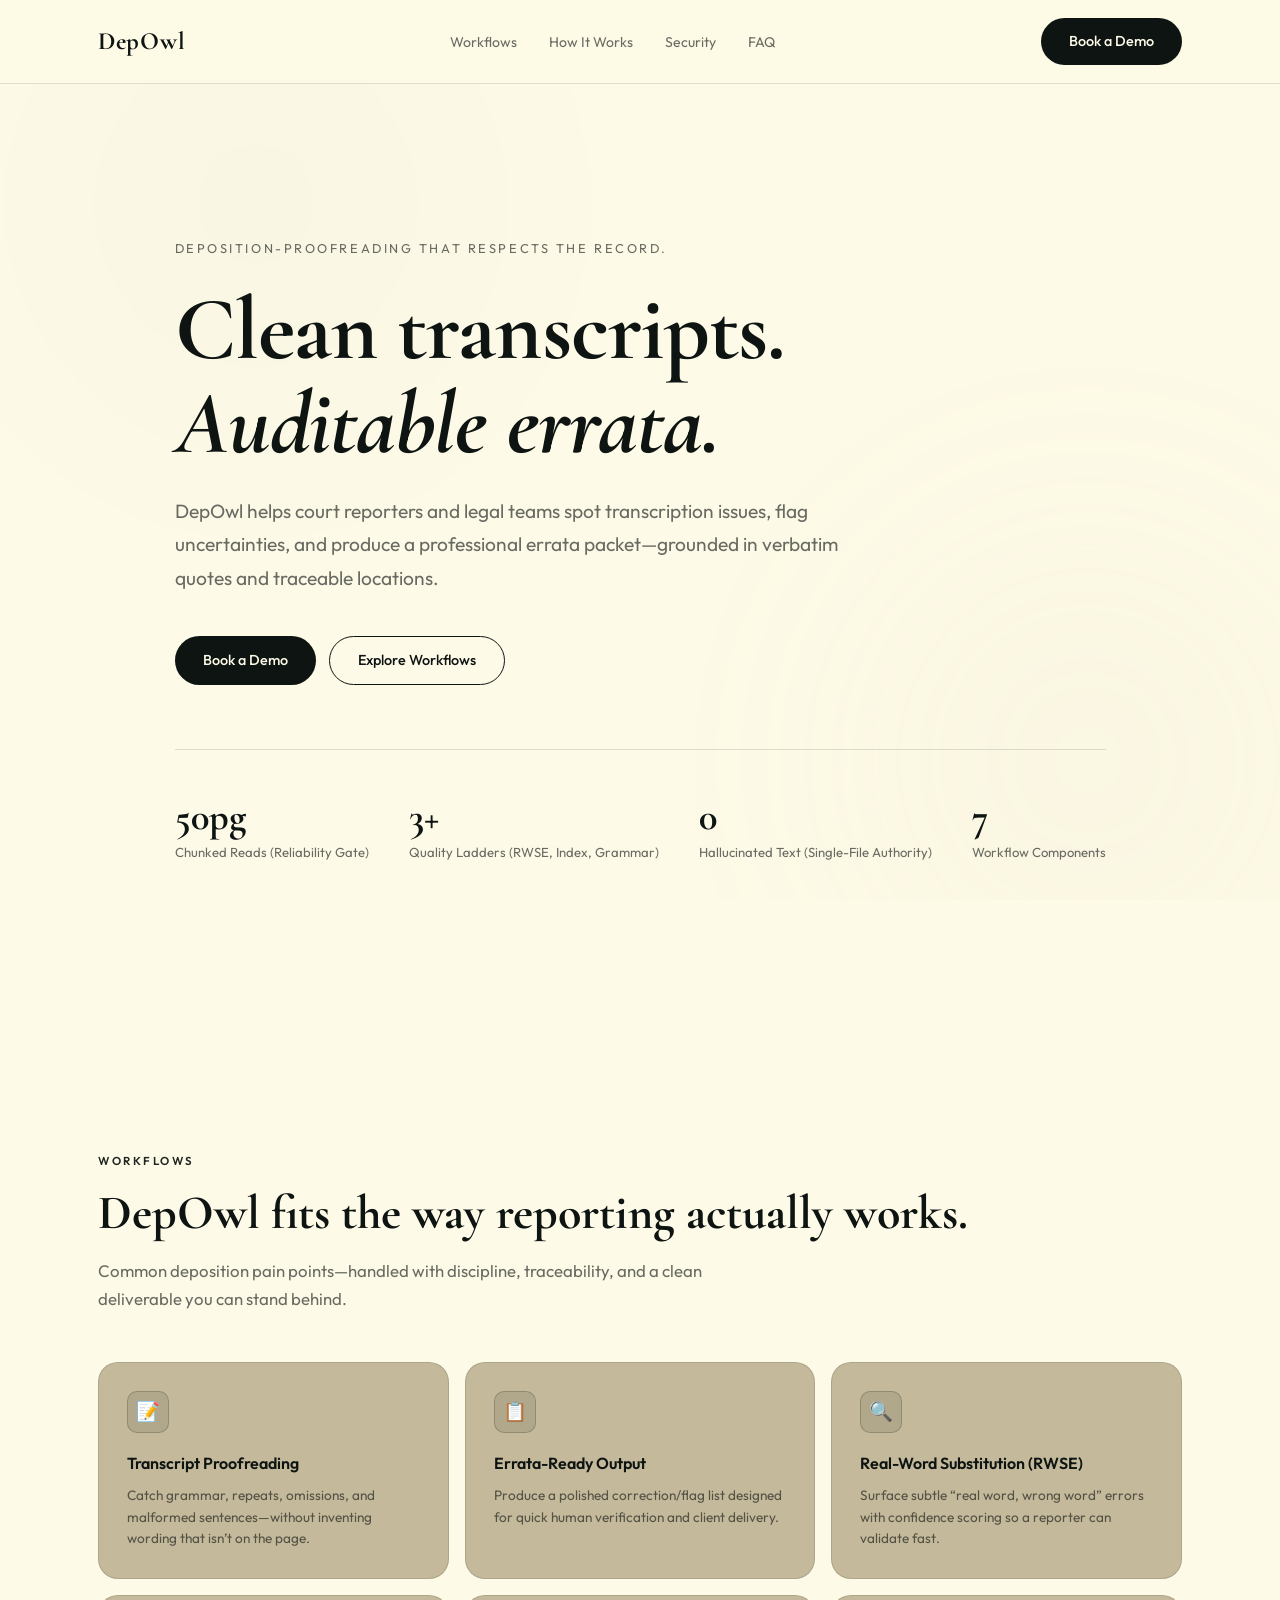
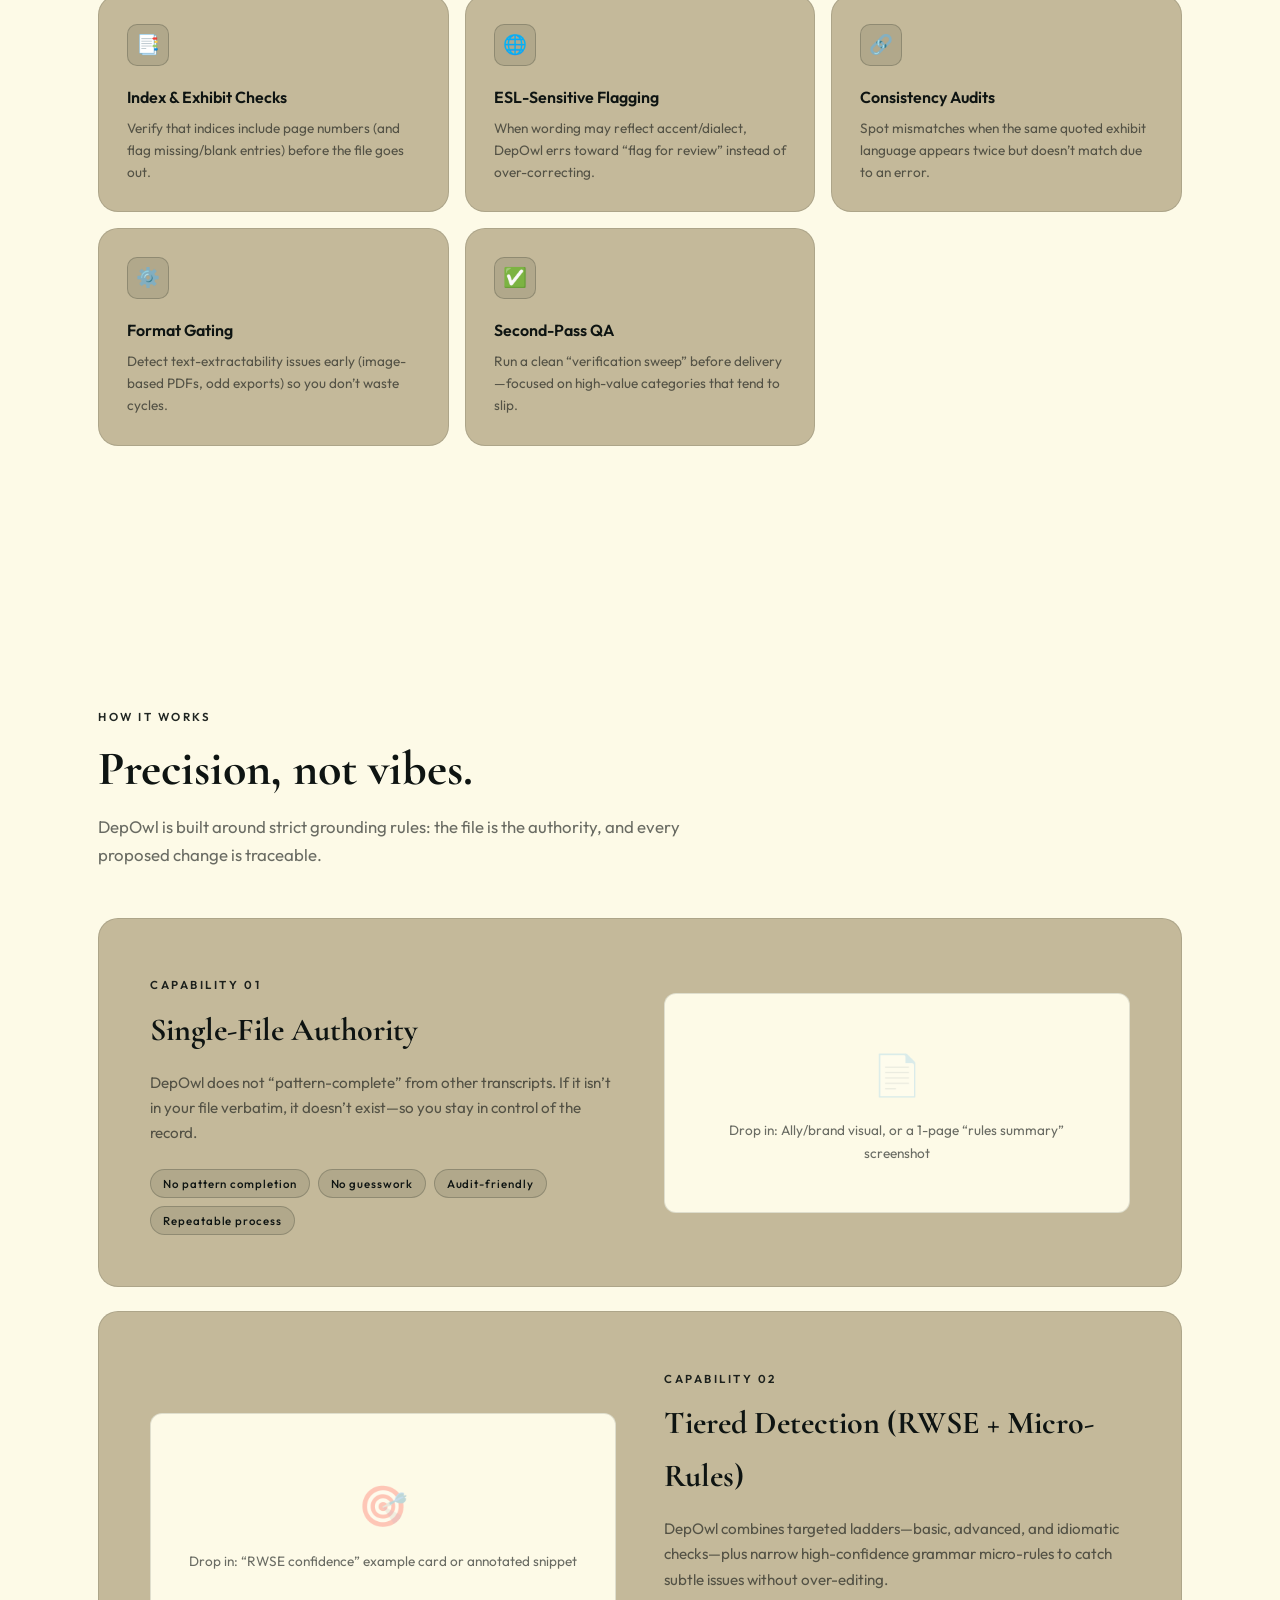
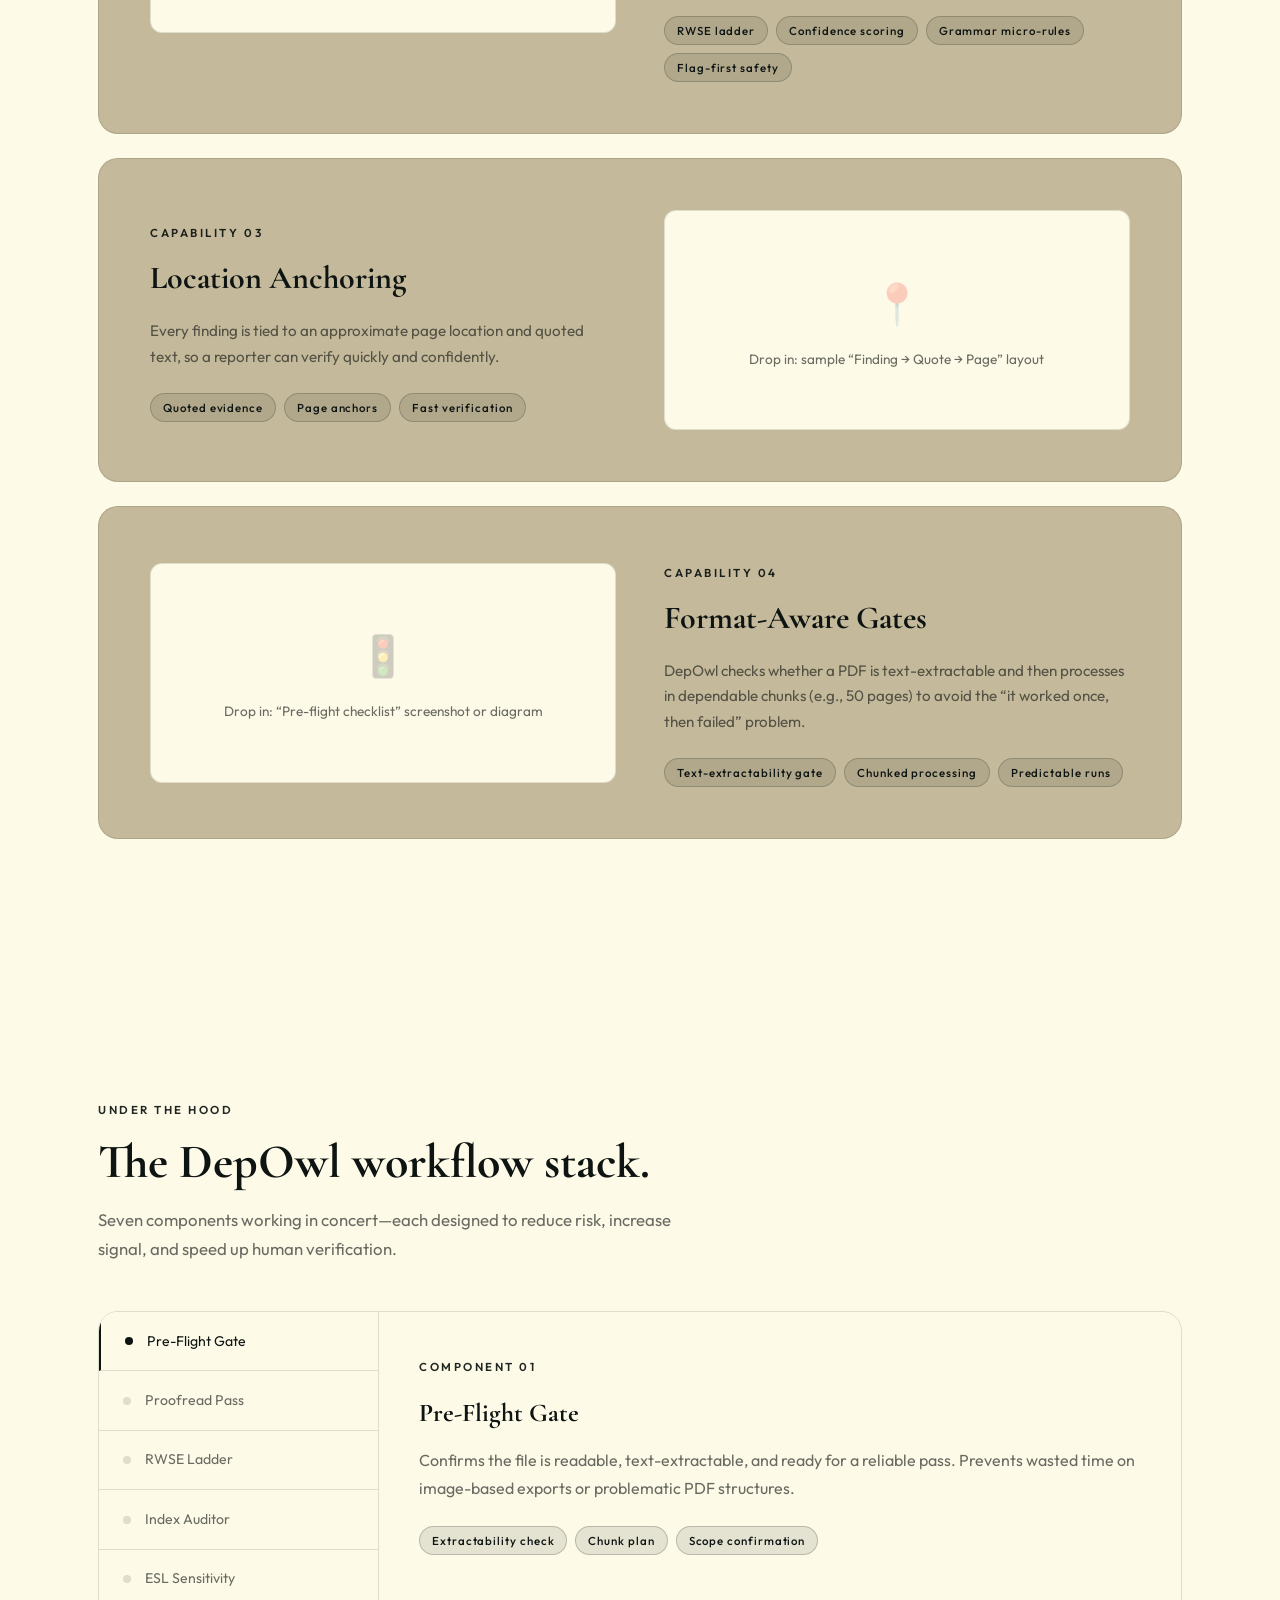
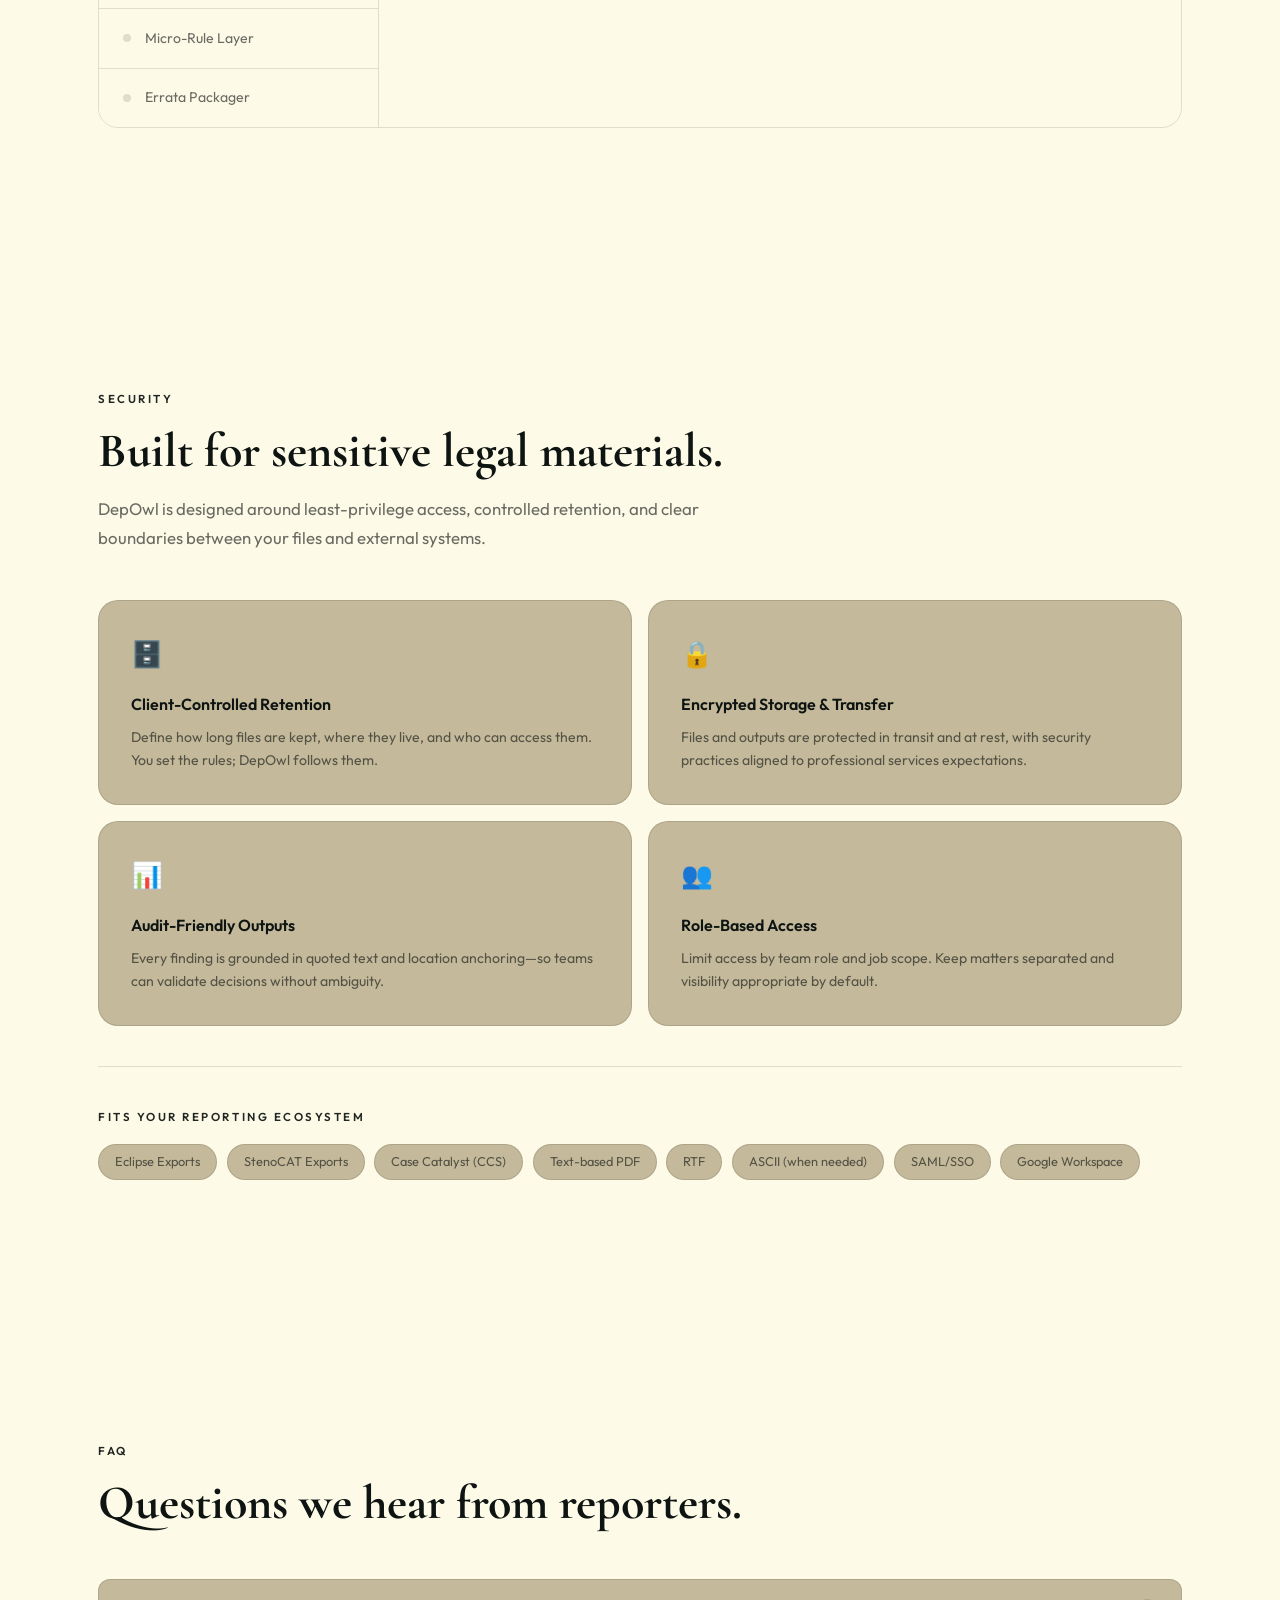
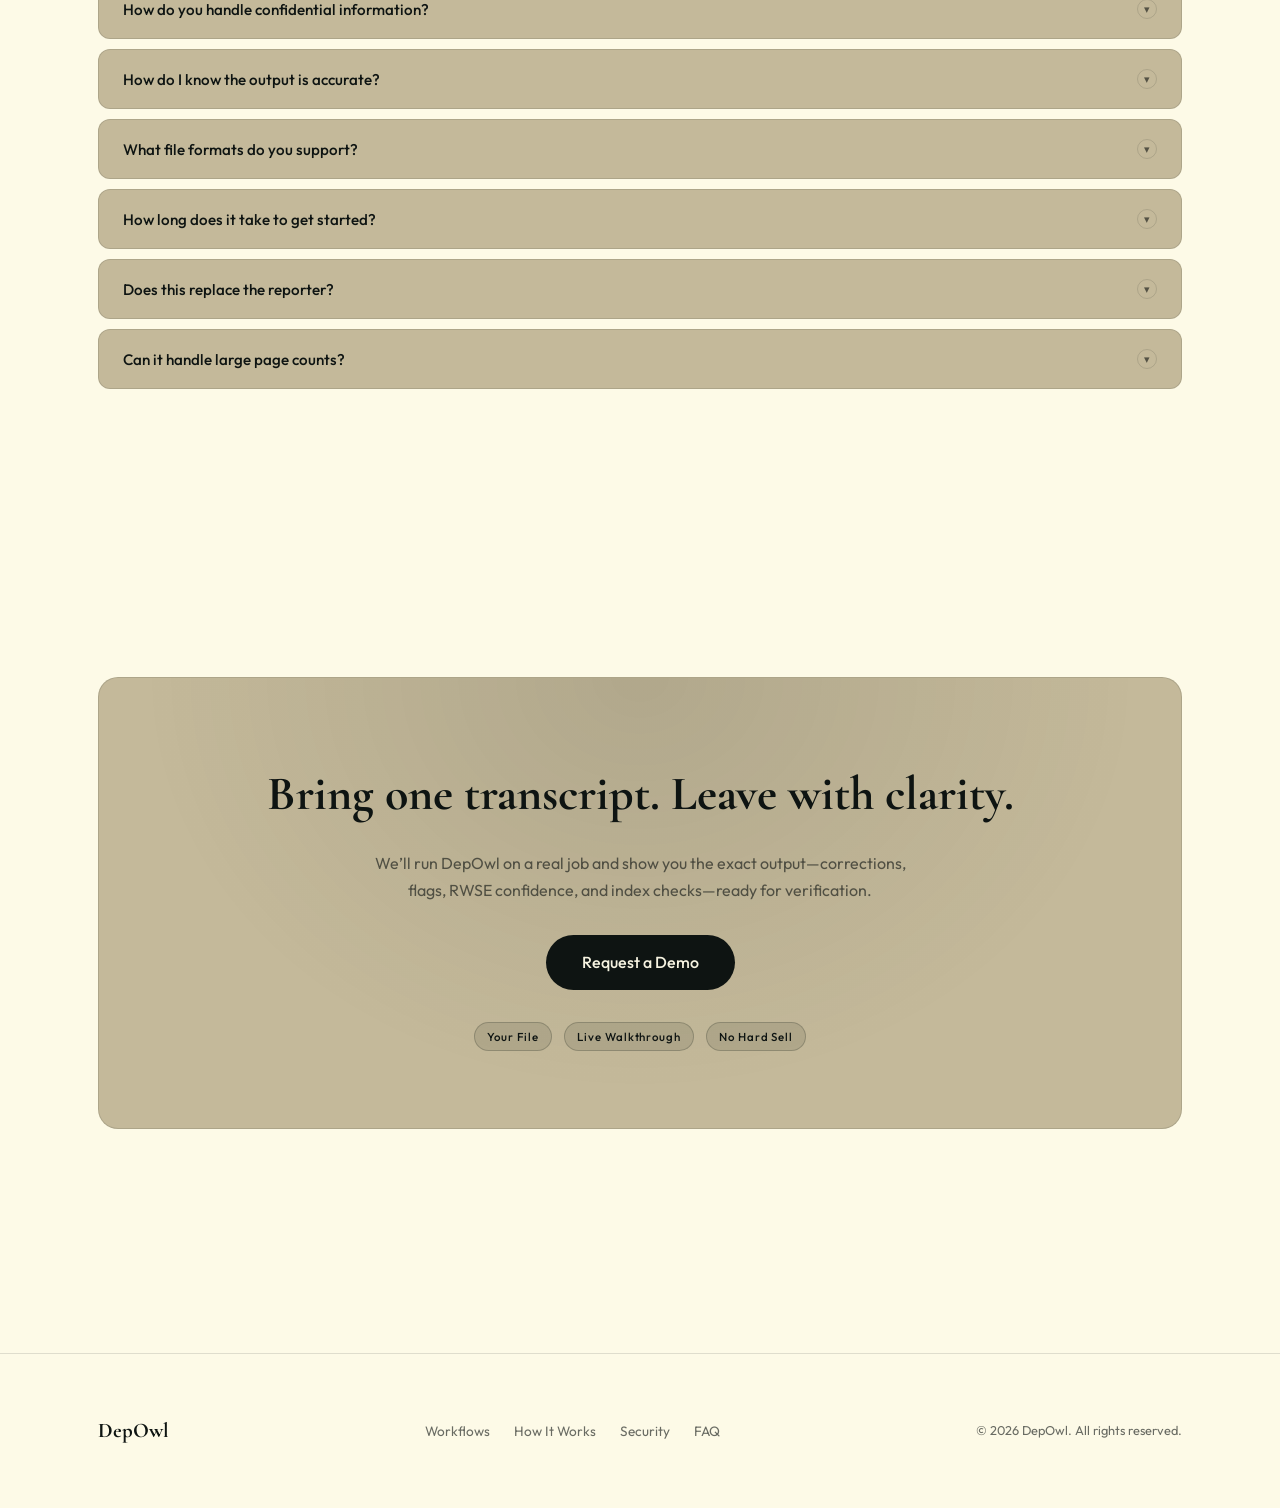
<file: modularized/index.html>
<!DOCTYPE html>
<html lang="en">
<head>
  <meta charset="UTF-8" />
  <meta name="viewport" content="width=device-width, initial-scale=1.0" />
  <title>DepOwl | Deposition Transcript Verification Engine</title>
  <link href="https://fonts.googleapis.com/css2?family=Cormorant+Garamond:wght@400;600;700&family=Outfit:wght@300;400;500;600&display=swap" rel="stylesheet" />
  <link rel="stylesheet" href="styles.css" />
</head>
<body>

  <!-- Background mesh -->
  <div class="mesh" aria-hidden="true"></div>

  <!-- ─────── HEADER ─────── -->
  <header>
    <div class="container">
      <nav>
        <a href="#" class="logo">
          Dep<span>Owl</span>
        </a>
        <ul class="nav-links">
          <li><a href="#use-cases">Workflows</a></li>
          <li><a href="#platform">How It Works</a></li>
          <li><a href="#security">Security</a></li>
          <li><a href="#faq">FAQ</a></li>
        </ul>
        <a href="#contact" class="btn btn-primary nav-cta">Book a Demo</a>
        <button class="hamburger" id="hamburger" aria-label="Toggle menu">
          <span></span><span></span><span></span>
        </button>
      </nav>
    </div>
    <div class="mobile-menu" id="mobile-menu">
      <a href="#use-cases">Workflows</a>
      <a href="#platform">How It Works</a>
      <a href="#security">Security</a>
      <a href="#faq">FAQ</a>
      <a href="#contact" class="btn btn-primary">Book a Demo</a>
    </div>
  </header>

  <!-- ─────── HERO ─────── -->
  <section class="hero section">
    <div class="container">
      <p class="hero-eyebrow">
        Deposition-proofreading that respects the record.
      </p>
      <h1>
        Clean transcripts.<br /><em>Auditable errata.</em>
      </h1>
      <p class="hero-sub">
        DepOwl helps court reporters and legal teams spot transcription issues, flag uncertainties, and produce a professional errata packet&mdash;grounded in verbatim quotes and traceable locations.
      </p>
      <div class="hero-cta">
        <a href="#contact" class="btn btn-primary">Book a Demo</a>
        <a href="#use-cases" class="btn btn-ghost">Explore Workflows</a>
      </div>

      <div class="hero-stats">
        <div class="stat-item">
          <div class="stat-number">50<span>pg</span></div>
          <div class="stat-label">Chunked Reads (Reliability Gate)</div>
        </div>
        <div class="stat-item">
          <div class="stat-number">3<span>+</span></div>
          <div class="stat-label">Quality Ladders (RWSE, Index, Grammar)</div>
        </div>
        <div class="stat-item">
          <div class="stat-number">0</div>
          <div class="stat-label">Hallucinated Text (Single-File Authority)</div>
        </div>
        <div class="stat-item">
          <div class="stat-number">7</div>
          <div class="stat-label">Workflow Components</div>
        </div>
      </div>
    </div>
  </section>

  <!-- ─────── USE CASES ─────── -->
  <section id="use-cases" class="section">
    <div class="container">
      <span class="section-label">Workflows</span>
      <h2 class="section-title">
        DepOwl fits the way reporting actually works.
      </h2>
      <p class="section-sub">
        Common deposition pain points&mdash;handled with discipline, traceability, and a clean deliverable you can stand behind.
      </p>

      <div class="cards-grid">
        <div class="card fade-in">
          <div class="card-icon">📝</div>
          <h3>Transcript Proofreading</h3>
          <p>Catch grammar, repeats, omissions, and malformed sentences&mdash;without inventing wording that isn&rsquo;t on the page.</p>
          <span class="card-arrow">→</span>
        </div>
        <div class="card fade-in">
          <div class="card-icon">📋</div>
          <h3>Errata-Ready Output</h3>
          <p>Produce a polished correction/flag list designed for quick human verification and client delivery.</p>
          <span class="card-arrow">→</span>
        </div>
        <div class="card fade-in">
          <div class="card-icon">🔍</div>
          <h3>Real-Word Substitution (RWSE)</h3>
          <p>Surface subtle &ldquo;real word, wrong word&rdquo; errors with confidence scoring so a reporter can validate fast.</p>
          <span class="card-arrow">→</span>
        </div>
        <div class="card fade-in">
          <div class="card-icon">📑</div>
          <h3>Index &amp; Exhibit Checks</h3>
          <p>Verify that indices include page numbers (and flag missing/blank entries) before the file goes out.</p>
          <span class="card-arrow">→</span>
        </div>
        <div class="card fade-in">
          <div class="card-icon">🌐</div>
          <h3>ESL-Sensitive Flagging</h3>
          <p>When wording may reflect accent/dialect, DepOwl errs toward &ldquo;flag for review&rdquo; instead of over-correcting.</p>
          <span class="card-arrow">→</span>
        </div>
        <div class="card fade-in">
          <div class="card-icon">🔗</div>
          <h3>Consistency Audits</h3>
          <p>Spot mismatches when the same quoted exhibit language appears twice but doesn&rsquo;t match due to an error.</p>
          <span class="card-arrow">→</span>
        </div>
        <div class="card fade-in">
          <div class="card-icon">⚙️</div>
          <h3>Format Gating</h3>
          <p>Detect text-extractability issues early (image-based PDFs, odd exports) so you don&rsquo;t waste cycles.</p>
          <span class="card-arrow">→</span>
        </div>
        <div class="card fade-in">
          <div class="card-icon">✅</div>
          <h3>Second-Pass QA</h3>
          <p>Run a clean &ldquo;verification sweep&rdquo; before delivery&mdash;focused on high-value categories that tend to slip.</p>
          <span class="card-arrow">→</span>
        </div>
      </div>
    </div>
  </section>

  <!-- ─────── PLATFORM ─────── -->
  <section id="platform" class="section">
    <div class="container">
      <span class="section-label">How It Works</span>
      <h2 class="section-title">
        Precision, not vibes.
      </h2>
      <p class="section-sub">
        DepOwl is built around strict grounding rules: the file is the authority, and every proposed change is traceable.
      </p>

      <div class="features-list">
        <div class="feature-block fade-in">
          <div class="feature-content">
            <span class="section-label">Capability 01</span>
            <h3>Single-File Authority</h3>
            <p>DepOwl does not &ldquo;pattern-complete&rdquo; from other transcripts. If it isn&rsquo;t in your file verbatim, it doesn&rsquo;t exist&mdash;so you stay in control of the record.</p>
            <div class="feature-tags">
              <span class="tag">No pattern completion</span>
              <span class="tag">No guesswork</span>
              <span class="tag">Audit-friendly</span>
              <span class="tag">Repeatable process</span>
            </div>
          </div>
          <div class="feature-visual">
            <div class="placeholder-icon">📄</div>
            <span>Drop in: Ally/brand visual, or a 1-page &ldquo;rules summary&rdquo; screenshot</span>
          </div>
        </div>

        <div class="feature-block reverse fade-in">
          <div class="feature-content">
            <span class="section-label">Capability 02</span>
            <h3>Tiered Detection (RWSE + Micro-Rules)</h3>
            <p>DepOwl combines targeted ladders&mdash;basic, advanced, and idiomatic checks&mdash;plus narrow high-confidence grammar micro-rules to catch subtle issues without over-editing.</p>
            <div class="feature-tags">
              <span class="tag">RWSE ladder</span>
              <span class="tag">Confidence scoring</span>
              <span class="tag">Grammar micro-rules</span>
              <span class="tag">Flag-first safety</span>
            </div>
          </div>
          <div class="feature-visual">
            <div class="placeholder-icon">🎯</div>
            <span>Drop in: &ldquo;RWSE confidence&rdquo; example card or annotated snippet</span>
          </div>
        </div>

        <div class="feature-block fade-in">
          <div class="feature-content">
            <span class="section-label">Capability 03</span>
            <h3>Location Anchoring</h3>
            <p>Every finding is tied to an approximate page location and quoted text, so a reporter can verify quickly and confidently.</p>
            <div class="feature-tags">
              <span class="tag">Quoted evidence</span>
              <span class="tag">Page anchors</span>
              <span class="tag">Fast verification</span>
            </div>
          </div>
          <div class="feature-visual">
            <div class="placeholder-icon">📍</div>
            <span>Drop in: sample &ldquo;Finding → Quote → Page&rdquo; layout</span>
          </div>
        </div>

        <div class="feature-block reverse fade-in">
          <div class="feature-content">
            <span class="section-label">Capability 04</span>
            <h3>Format-Aware Gates</h3>
            <p>DepOwl checks whether a PDF is text-extractable and then processes in dependable chunks (e.g., 50 pages) to avoid the &ldquo;it worked once, then failed&rdquo; problem.</p>
            <div class="feature-tags">
              <span class="tag">Text-extractability gate</span>
              <span class="tag">Chunked processing</span>
              <span class="tag">Predictable runs</span>
            </div>
          </div>
          <div class="feature-visual">
            <div class="placeholder-icon">🚦</div>
            <span>Drop in: &ldquo;Pre-flight checklist&rdquo; screenshot or diagram</span>
          </div>
        </div>
      </div>
    </div>
  </section>

  <!-- ─────── AGENTS / ROLES (tabbed) ─────── -->
  <section id="agents" class="section">
    <div class="container">
      <span class="section-label">Under the Hood</span>
      <h2 class="section-title">
        The DepOwl workflow stack.
      </h2>
      <p class="section-sub">
        Seven components working in concert&mdash;each designed to reduce risk, increase signal, and speed up human verification.
      </p>

      <div class="agents-wrap">
        <div class="agents-tabs" id="agents-tabs">
          <div class="agent-tab active" data-tab="0"><div class="agent-tab-dot"></div>Pre-Flight Gate</div>
          <div class="agent-tab" data-tab="1"><div class="agent-tab-dot"></div>Proofread Pass</div>
          <div class="agent-tab" data-tab="2"><div class="agent-tab-dot"></div>RWSE Ladder</div>
          <div class="agent-tab" data-tab="3"><div class="agent-tab-dot"></div>Index Auditor</div>
          <div class="agent-tab" data-tab="4"><div class="agent-tab-dot"></div>ESL Sensitivity</div>
          <div class="agent-tab" data-tab="5"><div class="agent-tab-dot"></div>Micro-Rule Layer</div>
          <div class="agent-tab" data-tab="6"><div class="agent-tab-dot"></div>Errata Packager</div>
        </div>
        <div class="agent-details">
          <div class="agent-detail active">
            <span class="section-label">Component 01</span>
            <h3>Pre-Flight Gate</h3>
            <p>Confirms the file is readable, text-extractable, and ready for a reliable pass. Prevents wasted time on image-based exports or problematic PDF structures.</p>
            <div style="display:flex;flex-wrap:wrap;gap:.5rem;">
              <span class="tag">Extractability check</span>
              <span class="tag">Chunk plan</span>
              <span class="tag">Scope confirmation</span>
            </div>
          </div>
          <div class="agent-detail">
            <span class="section-label">Component 02</span>
            <h3>Primary Proofread Pass</h3>
            <p>Surfaces corrections and flags using strict grounding: quote what&rsquo;s wrong, propose what to change, and keep a clean separation between &ldquo;fix&rdquo; and &ldquo;verify.&rdquo;</p>
            <div style="display:flex;flex-wrap:wrap;gap:.5rem;">
              <span class="tag">Verbatim evidence</span>
              <span class="tag">Flag-first safety</span>
            </div>
          </div>
          <div class="agent-detail">
            <span class="section-label">Component 03</span>
            <h3>RWSE Detection Ladder</h3>
            <p>Targets &ldquo;real word, wrong word&rdquo; substitutions&mdash;from obvious to idiomatic&mdash;then assigns confidence to help a reporter prioritize review.</p>
            <div style="display:flex;flex-wrap:wrap;gap:.5rem;">
              <span class="tag">Basic / Advanced / Idiomatic</span>
              <span class="tag">Confidence scoring</span>
              <span class="tag">High-signal flags</span>
            </div>
          </div>
          <div class="agent-detail">
            <span class="section-label">Component 04</span>
            <h3>Index &amp; Exhibit Auditor</h3>
            <p>Checks indices for missing page numbers and flags blank entries&mdash;especially the Exhibit Index&mdash;so delivery is complete and professional.</p>
            <div style="display:flex;flex-wrap:wrap;gap:.5rem;">
              <span class="tag">Index page numbers</span>
              <span class="tag">Exhibit index checks</span>
            </div>
          </div>
          <div class="agent-detail">
            <span class="section-label">Component 05</span>
            <h3>ESL Sensitivity Module</h3>
            <p>When language may reflect dialect, accent, or ESL phrasing, DepOwl conservatively flags for confirmation rather than &ldquo;correcting&rdquo; into something untrue.</p>
            <div style="display:flex;flex-wrap:wrap;gap:.5rem;">
              <span class="tag">Protects meaning</span>
              <span class="tag">Reduces over-editing</span>
            </div>
          </div>
          <div class="agent-detail">
            <span class="section-label">Component 06</span>
            <h3>Precision Grammar Micro-Rule Layer</h3>
            <p>Narrow, high-confidence micro-rules catch subtle but important grammar slips (without attempting full punctuation rewrites).</p>
            <div style="display:flex;flex-wrap:wrap;gap:.5rem;">
              <span class="tag">High-confidence only</span>
              <span class="tag">Minimal disruption</span>
            </div>
          </div>
          <div class="agent-detail">
            <span class="section-label">Component 07</span>
            <h3>Errata &amp; Deliverables Packager</h3>
            <p>Organizes findings into a clean, client-ready set: corrections, flags, and specialty categories&mdash;designed for quick review and easy communication.</p>
            <div style="display:flex;flex-wrap:wrap;gap:.5rem;">
              <span class="tag">Corrections vs Flags</span>
              <span class="tag">Reporter-friendly</span>
            </div>
          </div>
        </div>
      </div>
    </div>
  </section>

  <!-- ─────── SECURITY ─────── -->
  <section id="security" class="section">
    <div class="container">
      <span class="section-label">Security</span>
      <h2 class="section-title">
        Built for sensitive legal materials.
      </h2>
      <p class="section-sub">
        DepOwl is designed around least-privilege access, controlled retention, and clear boundaries between your files and external systems.
      </p>

      <div class="security-grid">
        <div class="security-card fade-in">
          <div class="security-card-icon">🗄️</div>
          <h4>Client-Controlled Retention</h4>
          <p>Define how long files are kept, where they live, and who can access them. You set the rules; DepOwl follows them.</p>
        </div>
        <div class="security-card fade-in">
          <div class="security-card-icon">🔒</div>
          <h4>Encrypted Storage &amp; Transfer</h4>
          <p>Files and outputs are protected in transit and at rest, with security practices aligned to professional services expectations.</p>
        </div>
        <div class="security-card fade-in">
          <div class="security-card-icon">📊</div>
          <h4>Audit-Friendly Outputs</h4>
          <p>Every finding is grounded in quoted text and location anchoring&mdash;so teams can validate decisions without ambiguity.</p>
        </div>
        <div class="security-card fade-in">
          <div class="security-card-icon">👥</div>
          <h4>Role-Based Access</h4>
          <p>Limit access by team role and job scope. Keep matters separated and visibility appropriate by default.</p>
        </div>
      </div>

      <div class="integrations-row">
        <span class="section-label" style="width:100%;margin-bottom:.5rem;">Fits Your Reporting Ecosystem</span>
        <span class="integration-badge">Eclipse Exports</span>
        <span class="integration-badge">StenoCAT Exports</span>
        <span class="integration-badge">Case Catalyst (CCS)</span>
        <span class="integration-badge">Text-based PDF</span>
        <span class="integration-badge">RTF</span>
        <span class="integration-badge">ASCII (when needed)</span>
        <span class="integration-badge">SAML/SSO</span>
        <span class="integration-badge">Google Workspace</span>
      </div>
    </div>
  </section>

  <!-- ─────── FAQ ─────── -->
  <section id="faq" class="section">
    <div class="container">
      <span class="section-label">FAQ</span>
      <h2 class="section-title">
        Questions we hear from reporters.
      </h2>

      <div class="faq-list" id="faq-list">
        <div class="faq-item">
          <button class="faq-question">
            How do you handle confidential information?
            <span class="faq-chevron">▾</span>
          </button>
          <div class="faq-answer">
            <div class="faq-answer-inner">
              DepOwl is built around controlled retention and least-privilege access. You decide where files live, who can access them, and how long they&rsquo;re retained. We keep processing disciplined and scoped to the job file.
            </div>
          </div>
        </div>
        <div class="faq-item">
          <button class="faq-question">
            How do I know the output is accurate?
            <span class="faq-chevron">▾</span>
          </button>
          <div class="faq-answer">
            <div class="faq-answer-inner">
              DepOwl separates &ldquo;corrections&rdquo; from &ldquo;flags,&rdquo; and grounds findings in verbatim quotes with location anchoring. When certainty is low, it flags instead of forcing a rewrite&mdash;so the reporter stays the authority.
            </div>
          </div>
        </div>
        <div class="faq-item">
          <button class="faq-question">
            What file formats do you support?
            <span class="faq-chevron">▾</span>
          </button>
          <div class="faq-answer">
            <div class="faq-answer-inner">
              DepOwl is optimized for text-based PDFs. It can also support RTF and structured text exports depending on the workflow. If a PDF is image-based, DepOwl flags it up front so you can choose OCR or an alternate export.
            </div>
          </div>
        </div>
        <div class="faq-item">
          <button class="faq-question">
            How long does it take to get started?
            <span class="faq-chevron">▾</span>
          </button>
          <div class="faq-answer">
            <div class="faq-answer-inner">
              Fast. Bring one real transcript and we&rsquo;ll run a guided demo that mirrors your delivery process. From there, onboarding is mainly about file intake preferences and output formatting.
            </div>
          </div>
        </div>
        <div class="faq-item">
          <button class="faq-question">
            Does this replace the reporter?
            <span class="faq-chevron">▾</span>
          </button>
          <div class="faq-answer">
            <div class="faq-answer-inner">
              No&mdash;DepOwl is designed to make the reporter faster and more confident. It surfaces high-signal issues, assigns priorities, and packages the output so the human verifier can approve quickly.
            </div>
          </div>
        </div>
        <div class="faq-item">
          <button class="faq-question">
            Can it handle large page counts?
            <span class="faq-chevron">▾</span>
          </button>
          <div class="faq-answer">
            <div class="faq-answer-inner">
              Yes. DepOwl processes in dependable chunks (often 50 pages) to keep runs predictable and reduce format-related failures&mdash;especially on long transcripts.
            </div>
          </div>
        </div>
      </div>
    </div>
  </section>

  <!-- ─────── CTA BANNER ─────── -->
  <section id="contact" class="section">
    <div class="container">
      <div class="cta-banner">
        <h2>
          Bring one transcript. Leave with clarity.
        </h2>
        <p>
          We&rsquo;ll run DepOwl on a real job and show you the exact output&mdash;corrections, flags, RWSE confidence, and index checks&mdash;ready for verification.
        </p>
        <a href="mailto:hello@depowl.com" class="btn btn-primary" style="font-size:1rem;padding:.9rem 2.25rem;">
          Request a Demo
        </a>
        <div class="cta-features">
          <span class="tag">Your File</span>
          <span class="tag">Live Walkthrough</span>
          <span class="tag">No Hard Sell</span>
        </div>
      </div>
    </div>
  </section>

  <!-- ─────── FOOTER ─────── -->
  <footer>
    <div class="container">
      <div class="footer-inner">
        <a href="#" class="footer-logo">
          Dep<span>Owl</span>
        </a>
        <nav class="footer-links">
          <a href="#use-cases">Workflows</a>
          <a href="#platform">How It Works</a>
          <a href="#security">Security</a>
          <a href="#faq">FAQ</a>
        </nav>
        <p class="footer-copy">
          &copy; 2026 DepOwl. All rights reserved.
        </p>
      </div>
    </div>
  </footer>

  <script src="main.js"></script>
</body>
</html>
</file>
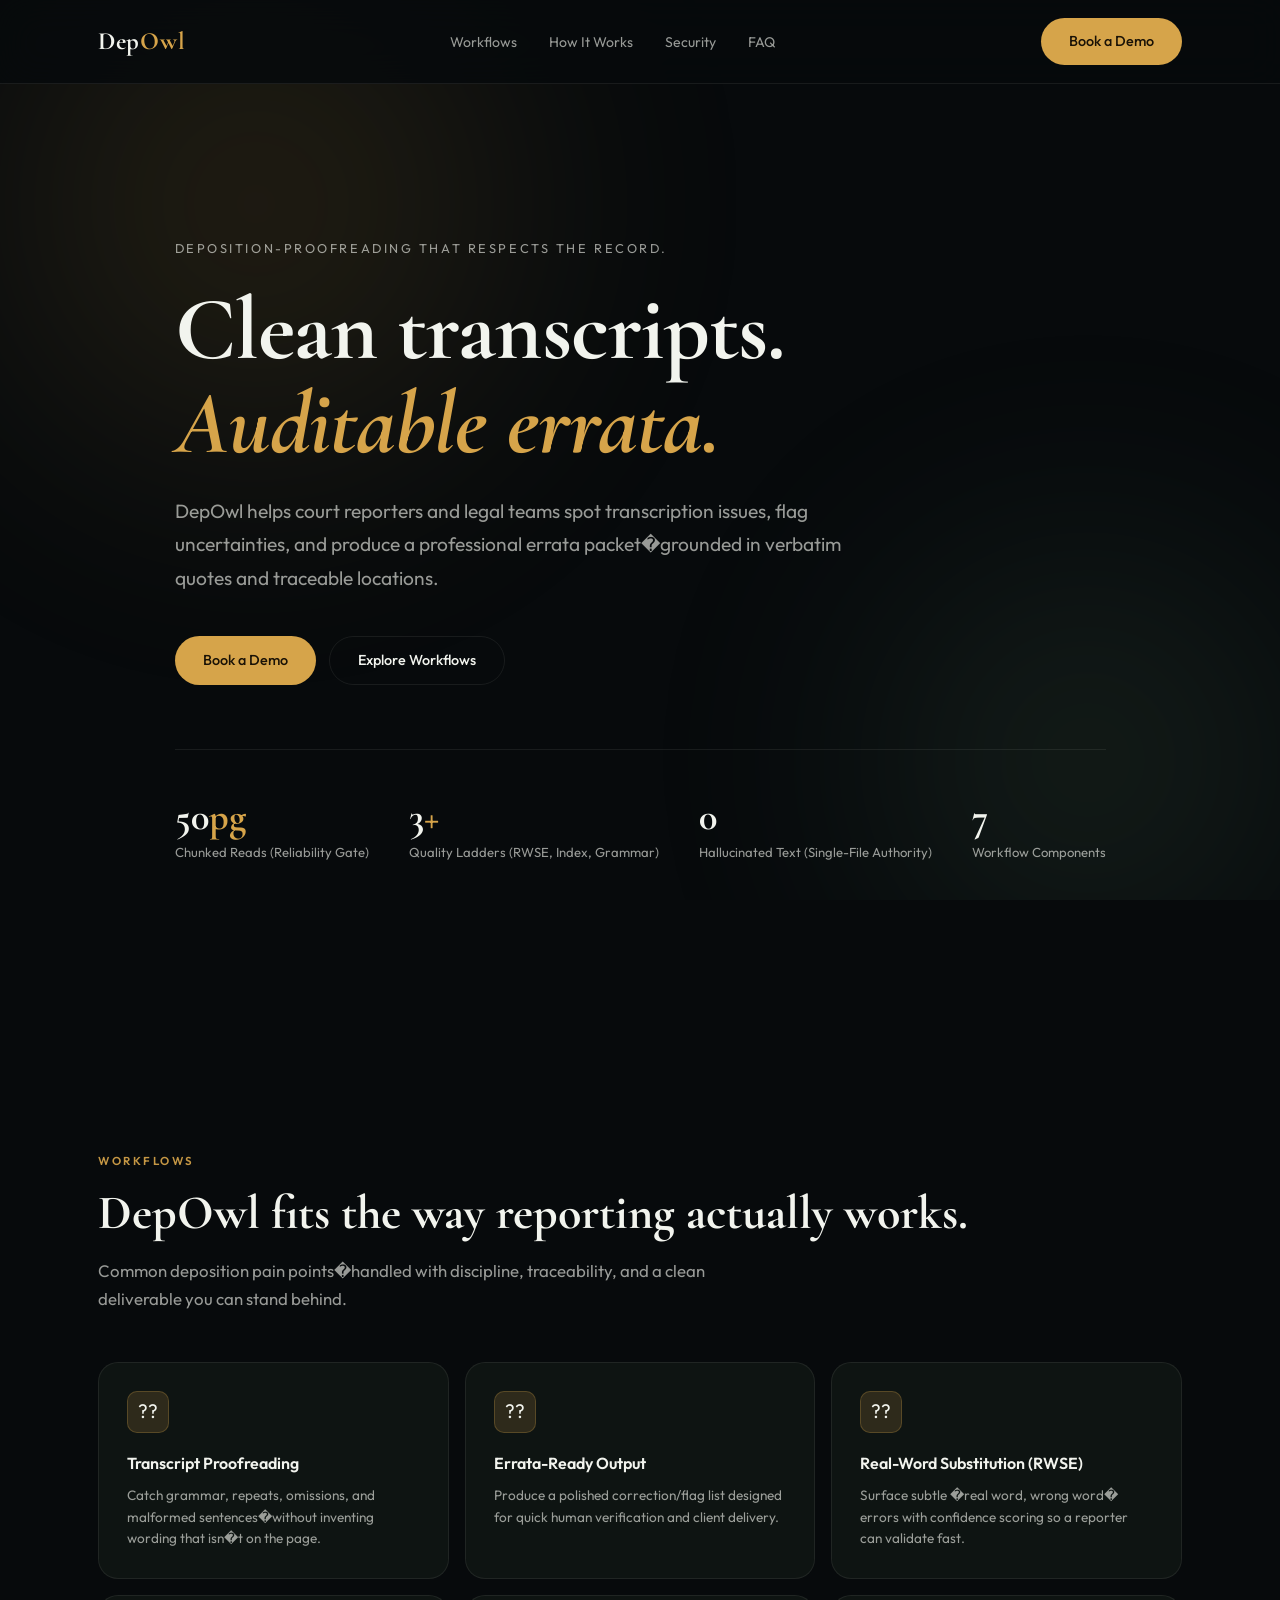
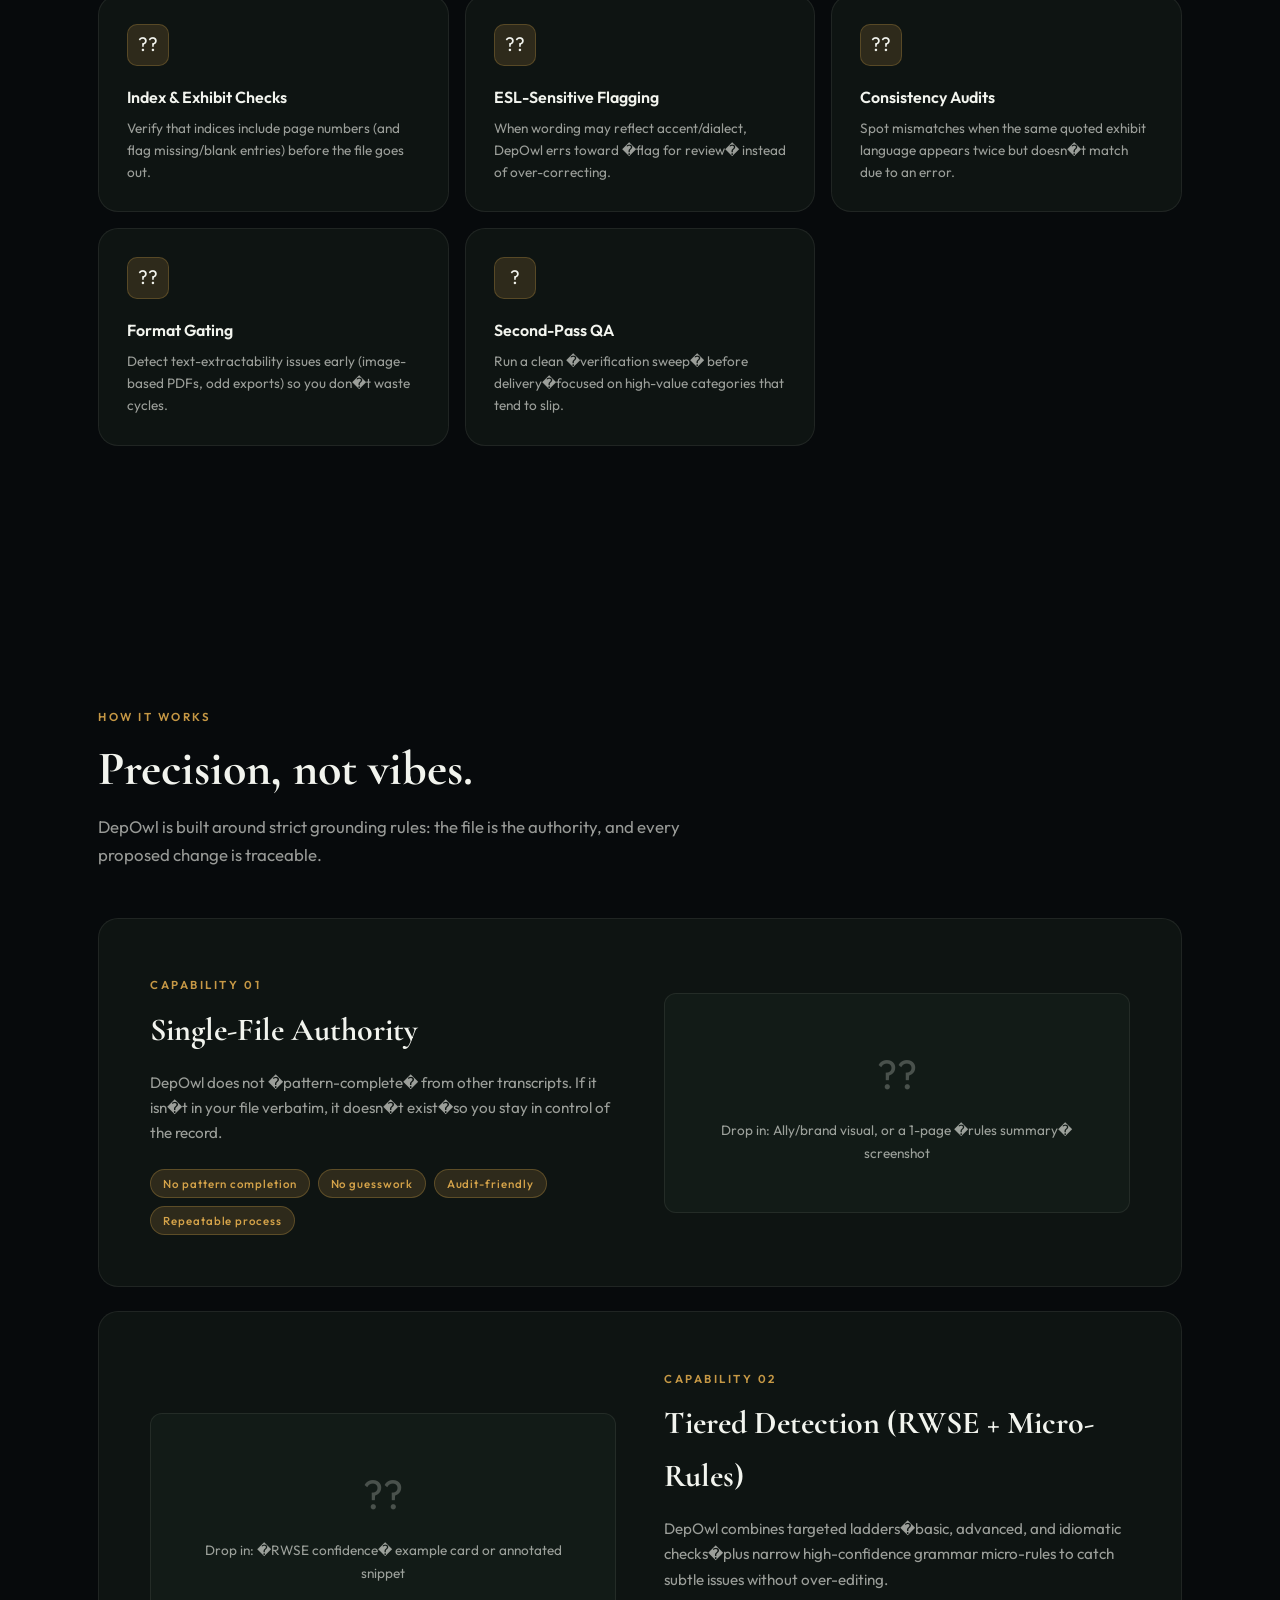
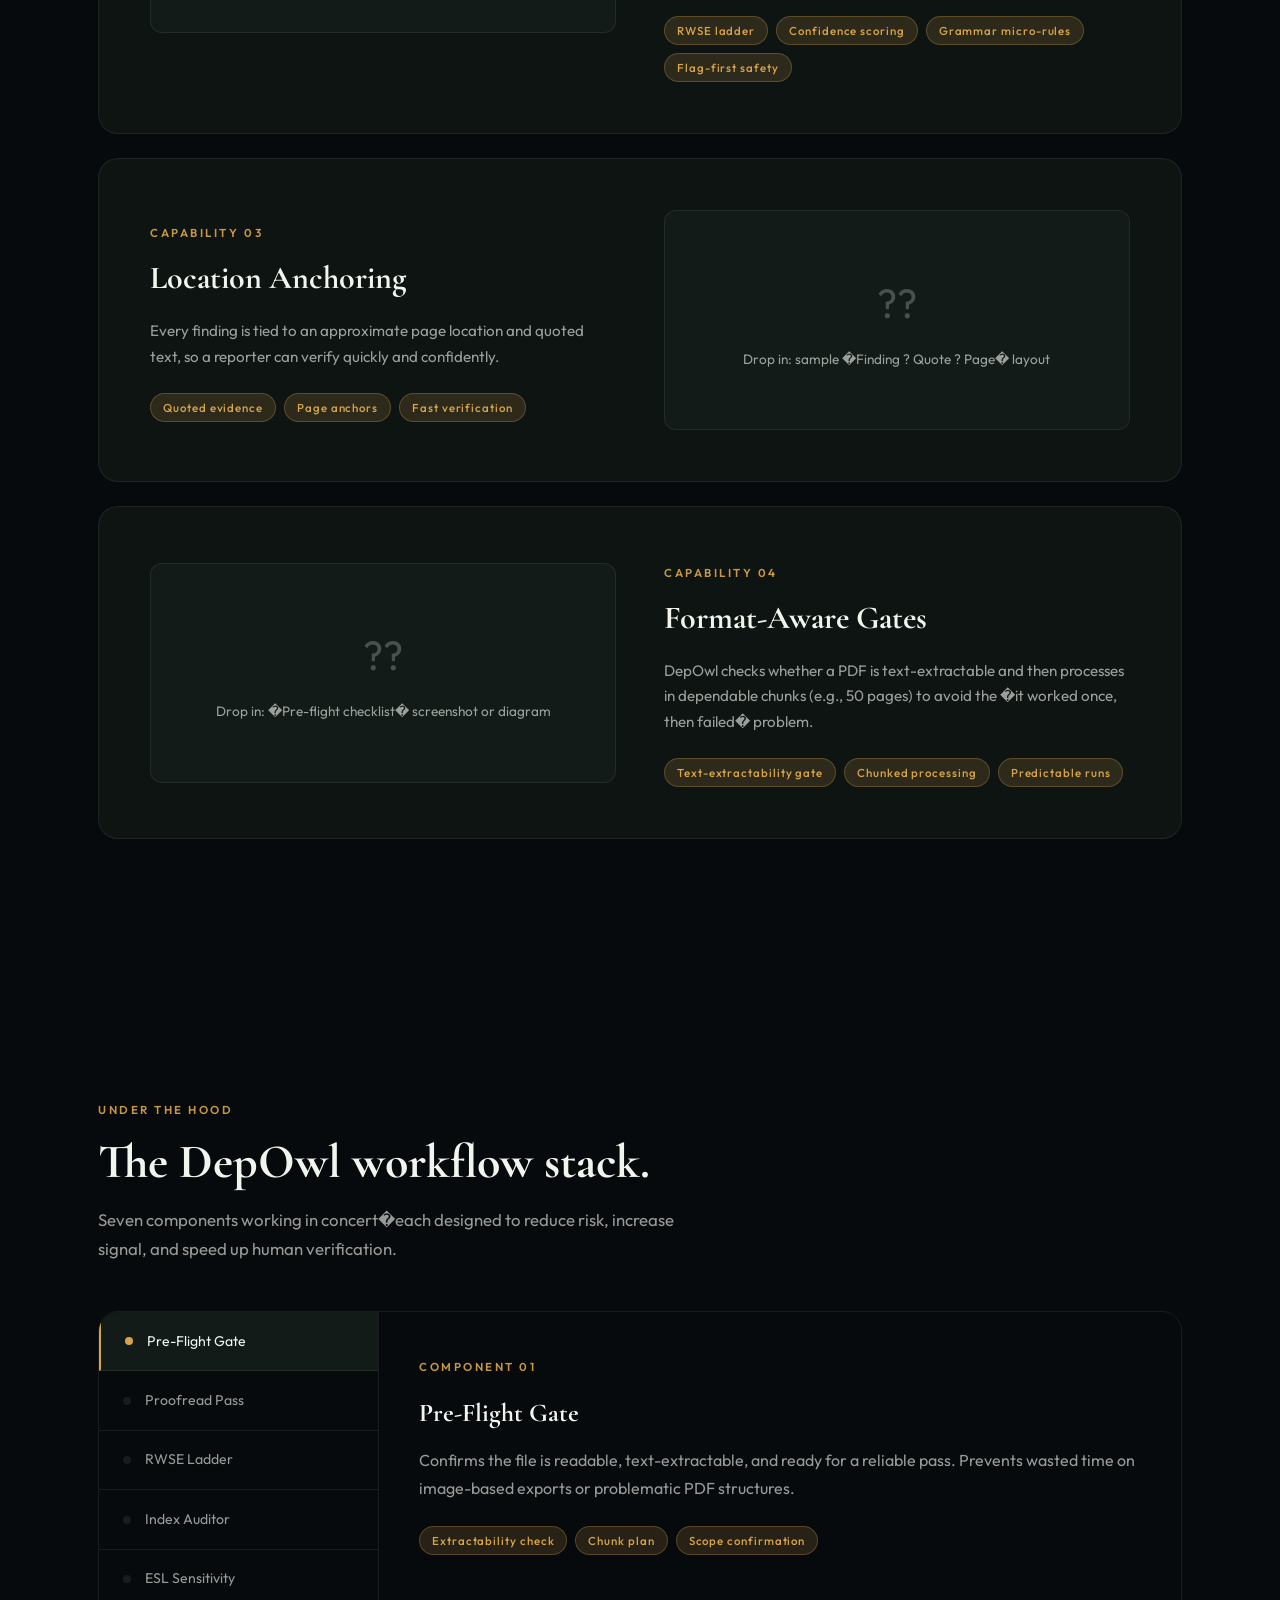
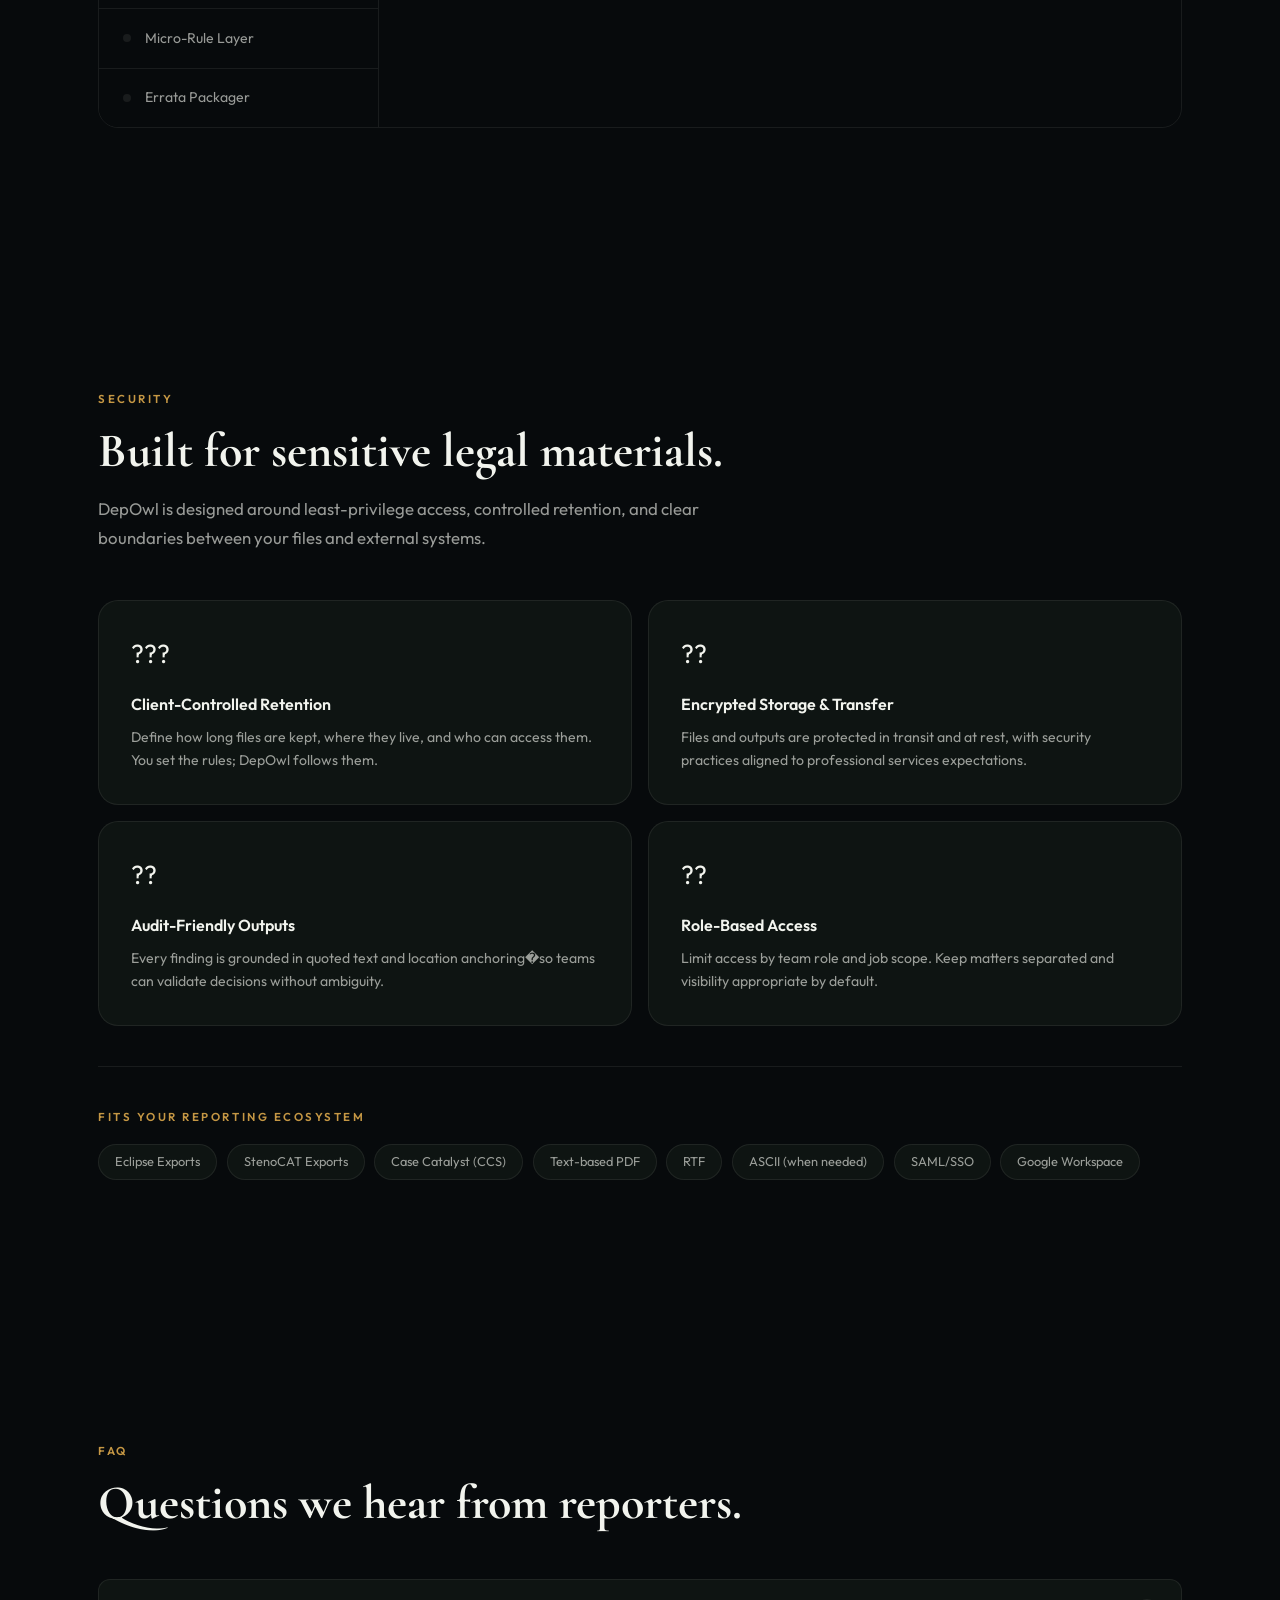
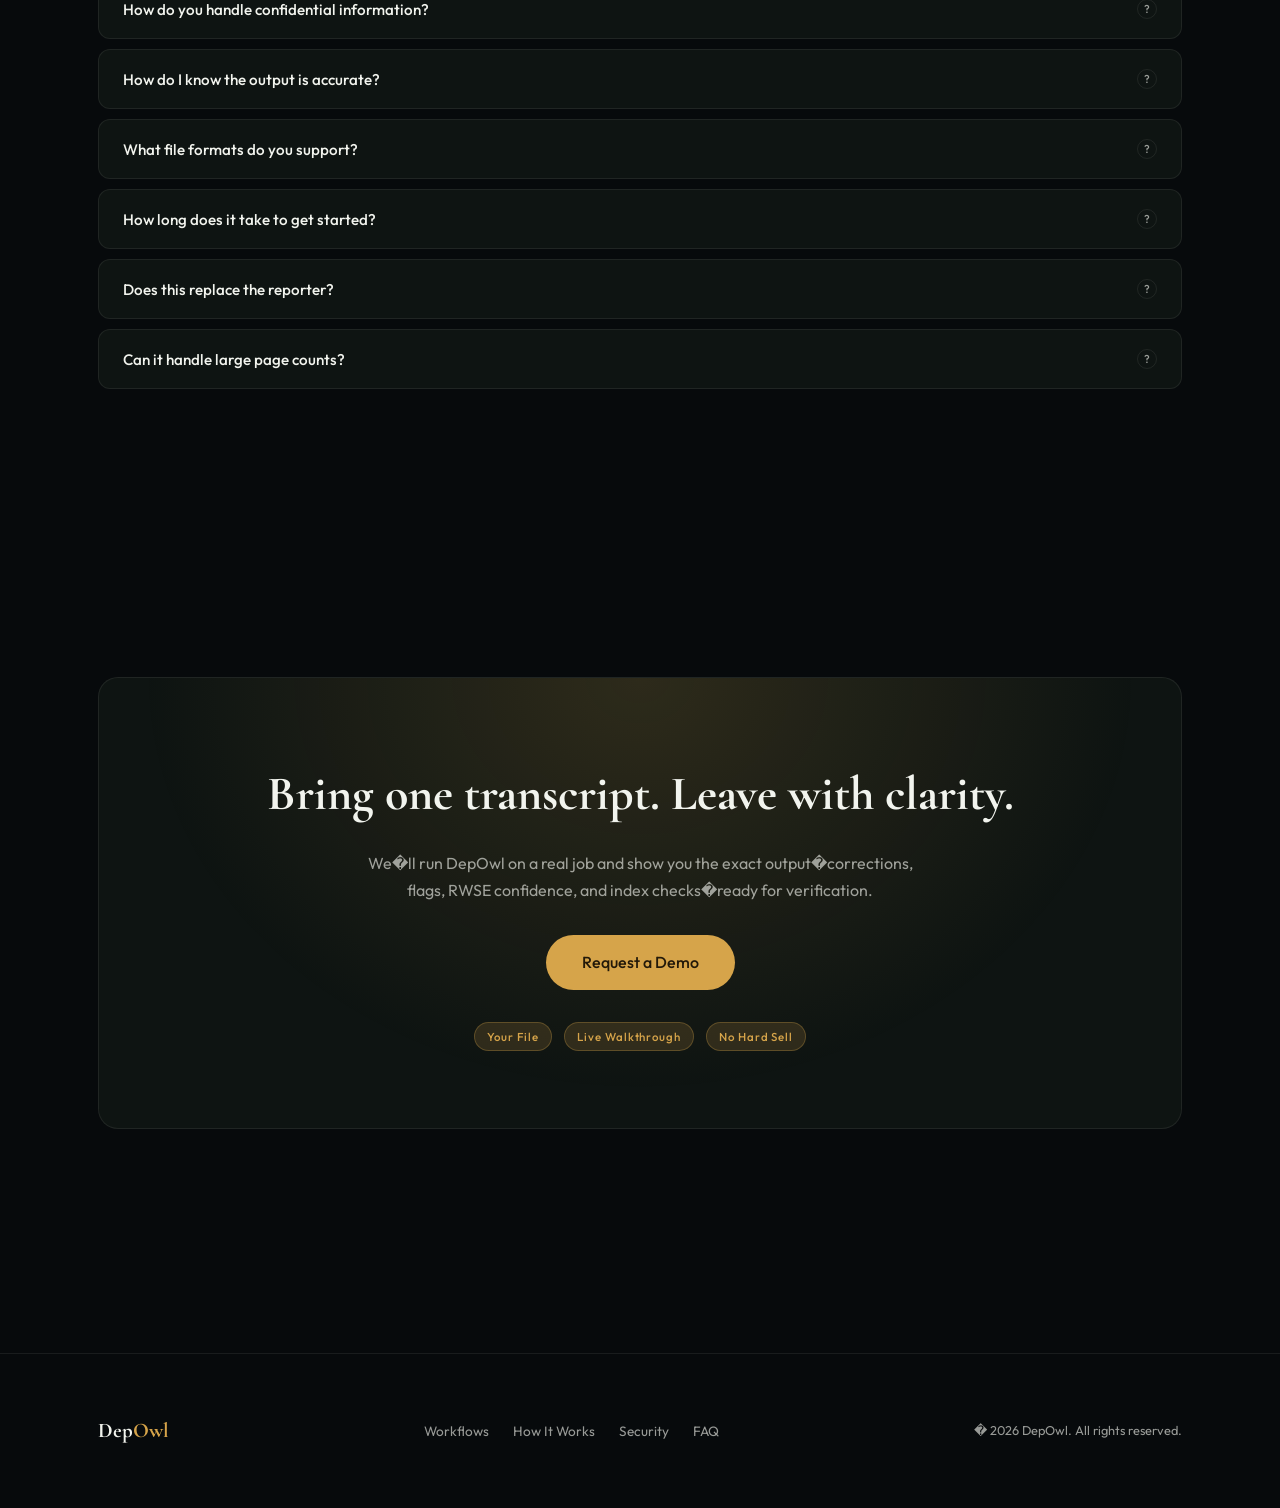
<file: template/template.html>
<!DOCTYPE html>
<html lang="en">
<head>
  <meta charset="UTF-8" />
  <meta name="viewport" content="width=device-width, initial-scale=1.0" />
  <title>DepOwl | Deposition Proofreading, Errata & QA</title>
  <link href="https://fonts.googleapis.com/css2?family=Cormorant+Garamond:wght@400;600;700&family=Outfit:wght@300;400;500;600&display=swap" rel="stylesheet" />
  <style>
    /* ????????????????????????????????????????????????
       DESIGN TOKENS � edit these to rebrand instantly
    ???????????????????????????????????????????????? */
    :root {
      /* Ally-inspired palette (deep pine + soft sage + warm gold) */
      --bg:          #070A0C;     /* near-black pine */
      --bg-card:     #0E1412;     /* deep green charcoal */
      --bg-raised:   #121B17;     /* slightly raised pine */
      --border:      rgba(233, 236, 228, .08);

      --accent:      #D6A44A;     /* warm gold (beak) */
      --accent-dim:  rgba(214,164,74,.16);
      --accent-glow: rgba(214,164,74,.38);

      --text-1:      #F2F4EE;     /* warm off-white */
      --text-2:      rgba(242,244,238,.62);
      --text-3:      rgba(242,244,238,.38);

      --ff-display: 'Cormorant Garamond', Georgia, serif;
      --ff-body:    'Outfit', sans-serif;

      --radius:  12px;
      --radius-lg: 20px;
      --ease:    cubic-bezier(.4,0,.2,1);
      --shadow:  0 24px 80px rgba(0,0,0,.55);
    }

    /* ????????????????????????????????????????????????
       RESET
    ???????????????????????????????????????????????? */
    *, *::before, *::after { box-sizing: border-box; margin: 0; padding: 0; }
    html { scroll-behavior: smooth; }
    body {
      font-family: var(--ff-body);
      background: var(--bg);
      color: var(--text-1);
      line-height: 1.65;
      overflow-x: hidden;
    }
    img { max-width: 100%; display: block; }
    a { color: inherit; text-decoration: none; }
    ul { list-style: none; }

    /* ????????????????????????????????????????????????
       UTILITY
    ???????????????????????????????????????????????? */
    .container {
      max-width: 1180px;
      margin-inline: auto;
      padding-inline: clamp(1.25rem, 5vw, 3rem);
    }
    .section { padding-block: clamp(5rem, 10vw, 9rem); }
    .section-label {
      display: inline-block;
      font-size: .72rem;
      letter-spacing: .22em;
      text-transform: uppercase;
      color: var(--accent);
      font-weight: 600;
      margin-bottom: 1rem;
      opacity: .92;
    }
    .section-title {
      font-family: var(--ff-display);
      font-size: clamp(2rem, 4vw, 3rem);
      font-weight: 700;
      line-height: 1.15;
      margin-bottom: 1rem;
    }
    .section-sub {
      color: var(--text-2);
      font-size: 1.05rem;
      max-width: 56ch;
      line-height: 1.7;
    }
    .btn {
      display: inline-flex;
      align-items: center;
      gap: .5rem;
      padding: .75rem 1.75rem;
      border-radius: 999px;
      font-family: var(--ff-body);
      font-size: .9rem;
      font-weight: 500;
      cursor: pointer;
      transition: all .2s var(--ease);
      border: none;
    }
    .btn-primary {
      background: var(--accent);
      color: #1A1206;
    }
    .btn-primary:hover {
      background: #E1B55F;
      transform: translateY(-1px);
      box-shadow: 0 8px 30px var(--accent-glow);
    }
    .btn-ghost {
      background: transparent;
      color: var(--text-1);
      border: 1px solid var(--border);
    }
    .btn-ghost:hover {
      border-color: rgba(242,244,238,.22);
      background: rgba(242,244,238,.04);
    }
    .tag {
      display: inline-block;
      font-size: .72rem;
      font-weight: 500;
      letter-spacing: .08em;
      padding: .25rem .75rem;
      border-radius: 999px;
      background: var(--accent-dim);
      color: var(--accent);
      border: 1px solid rgba(214,164,74,.28);
    }

    /* ????????????????????????????????????????????????
       ANIMATED BG MESH
    ???????????????????????????????????????????????? */
    .mesh {
      position: fixed;
      inset: 0;
      z-index: -1;
      overflow: hidden;
      pointer-events: none;
    }
    .mesh::before, .mesh::after {
      content: '';
      position: absolute;
      border-radius: 50%;
      filter: blur(120px);
      opacity: .18;
      animation: drift 18s ease-in-out infinite alternate;
    }
    .mesh::before {
      width: 60vw; height: 60vw;
      background: radial-gradient(circle, rgba(214,164,74,.95), transparent 70%);
      top: -20%; left: -10%;
    }
    .mesh::after {
      width: 50vw; height: 50vw;
      background: radial-gradient(circle, rgba(118, 165, 124, .95), transparent 70%);
      bottom: -20%; right: -10%;
      animation-delay: -9s;
      animation-duration: 22s;
    }
    @keyframes drift {
      from { transform: translate(0, 0) scale(1); }
      to   { transform: translate(4vw, 3vh) scale(1.08); }
    }

    /* ????????????????????????????????????????????????
       HEADER / NAV
    ???????????????????????????????????????????????? */
    header {
      position: sticky;
      top: 0;
      z-index: 200;
      background: rgba(7,10,12,.85);
      backdrop-filter: blur(18px);
      -webkit-backdrop-filter: blur(18px);
      border-bottom: 1px solid var(--border);
    }
    nav {
      display: flex;
      align-items: center;
      justify-content: space-between;
      gap: 1rem;
      padding-block: 1.1rem;
    }
    .logo {
      font-family: var(--ff-display);
      font-size: 1.55rem;
      font-weight: 700;
      color: var(--text-1);
      letter-spacing: .03em;
    }
    .logo span { color: var(--accent); }

    .nav-links {
      display: flex;
      align-items: center;
      gap: 2rem;
    }
    .nav-links a {
      font-size: .88rem;
      color: var(--text-2);
      font-weight: 400;
      transition: color .15s;
    }
    .nav-links a:hover { color: var(--text-1); }

    /* Hamburger (mobile) */
    .hamburger {
      display: none;
      flex-direction: column;
      gap: 5px;
      cursor: pointer;
      padding: .25rem;
      background: none;
      border: none;
    }
    .hamburger span {
      display: block;
      width: 22px; height: 2px;
      background: var(--text-1);
      border-radius: 2px;
      transition: all .3s var(--ease);
    }
    .hamburger.open span:nth-child(1) { transform: translateY(7px) rotate(45deg); }
    .hamburger.open span:nth-child(2) { opacity: 0; }
    .hamburger.open span:nth-child(3) { transform: translateY(-7px) rotate(-45deg); }

    /* Mobile menu */
    .mobile-menu {
      display: none;
      flex-direction: column;
      gap: 0;
      background: var(--bg-card);
      border-bottom: 1px solid var(--border);
    }
    .mobile-menu.open { display: flex; }
    .mobile-menu a {
      padding: 1rem 1.5rem;
      font-size: .95rem;
      color: var(--text-2);
      border-bottom: 1px solid var(--border);
      transition: color .15s, background .15s;
    }
    .mobile-menu a:hover { color: var(--text-1); background: var(--bg-raised); }
    .mobile-menu .btn { margin: 1rem 1.5rem; width: fit-content; }

    @media (max-width: 768px) {
      .nav-links, .nav-cta { display: none; }
      .hamburger { display: flex; }
    }

    /* ????????????????????????????????????????????????
       HERO
    ???????????????????????????????????????????????? */
    .hero {
      min-height: 92vh;
      display: flex;
      flex-direction: column;
      justify-content: center;
      padding-block: clamp(5rem, 12vw, 10rem);
      position: relative;
    }
    .hero-eyebrow {
      font-size: .8rem;
      letter-spacing: .2em;
      text-transform: uppercase;
      color: var(--text-2);
      margin-bottom: 1.5rem;
    }
    .hero h1 {
      font-family: var(--ff-display);
      font-size: clamp(3rem, 7vw, 6rem);
      font-weight: 700;
      line-height: 1.05;
      letter-spacing: -.01em;
      margin-bottom: 1.5rem;
      max-width: 15ch;
    }
    .hero h1 em {
      font-style: italic;
      color: var(--accent);
    }
    .hero-sub {
      font-size: clamp(1rem, 2vw, 1.2rem);
      color: var(--text-2);
      max-width: 52ch;
      line-height: 1.75;
      margin-bottom: 2.5rem;
    }
    .hero-cta {
      display: flex;
      flex-wrap: wrap;
      gap: .85rem;
      margin-bottom: 4rem;
    }

    /* Stats row */
    .hero-stats {
      display: flex;
      flex-wrap: wrap;
      gap: 2.5rem;
      padding-top: 3rem;
      border-top: 1px solid var(--border);
    }
    .stat-item {}
    .stat-number {
      font-family: var(--ff-display);
      font-size: 2.4rem;
      font-weight: 700;
      color: var(--text-1);
      line-height: 1;
    }
    .stat-number span { color: var(--accent); }
    .stat-label {
      font-size: .82rem;
      color: var(--text-2);
      margin-top: .35rem;
    }

    /* ????????????????????????????????????????????????
       USE CASES � CARD GRID
    ???????????????????????????????????????????????? */
    .cards-grid {
      display: grid;
      grid-template-columns: repeat(auto-fill, minmax(260px, 1fr));
      gap: 1rem;
      margin-top: 3rem;
    }
    .card {
      background: var(--bg-card);
      border: 1px solid var(--border);
      border-radius: var(--radius-lg);
      padding: 1.75rem;
      cursor: pointer;
      transition: border-color .2s var(--ease), transform .2s var(--ease), box-shadow .2s var(--ease);
      position: relative;
      overflow: hidden;
    }
    .card::before {
      content: '';
      position: absolute;
      inset: 0;
      background: linear-gradient(135deg, var(--accent-dim), transparent 60%);
      opacity: 0;
      transition: opacity .3s var(--ease);
    }
    .card:hover {
      border-color: rgba(214,164,74,.35);
      transform: translateY(-3px);
      box-shadow: 0 16px 50px rgba(0,0,0,.4);
    }
    .card:hover::before { opacity: 1; }
    .card-icon {
      width: 42px; height: 42px;
      border-radius: 10px;
      background: var(--accent-dim);
      border: 1px solid rgba(214,164,74,.25);
      display: grid;
      place-items: center;
      font-size: 1.2rem;
      margin-bottom: 1.1rem;
    }
    .card h3 {
      font-size: 1rem;
      font-weight: 600;
      margin-bottom: .5rem;
    }
    .card p {
      font-size: .85rem;
      color: var(--text-2);
      line-height: 1.6;
    }
    .card-arrow {
      position: absolute;
      bottom: 1.5rem;
      right: 1.5rem;
      color: var(--accent);
      opacity: 0;
      transform: translateX(-6px);
      transition: all .25s var(--ease);
    }
    .card:hover .card-arrow {
      opacity: 1;
      transform: translateX(0);
    }

    /* ????????????????????????????????????????????????
       PLATFORM � 4 FEATURE BLOCKS
    ???????????????????????????????????????????????? */
    .features-list {
      display: grid;
      gap: 1.5rem;
      margin-top: 3rem;
    }
    .feature-block {
      display: grid;
      grid-template-columns: 1fr 1fr;
      gap: 3rem;
      align-items: center;
      background: var(--bg-card);
      border: 1px solid var(--border);
      border-radius: var(--radius-lg);
      padding: clamp(2rem, 4vw, 3.5rem);
      transition: border-color .2s;
    }
    .feature-block:hover { border-color: rgba(214,164,74,.22); }
    .feature-block.reverse { direction: rtl; }
    .feature-block.reverse > * { direction: ltr; }
    .feature-content {}
    .feature-content .section-label { margin-bottom: .6rem; }
    .feature-content h3 {
      font-family: var(--ff-display);
      font-size: clamp(1.5rem, 2.5vw, 2rem);
      font-weight: 700;
      margin-bottom: .85rem;
    }
    .feature-content p {
      color: var(--text-2);
      font-size: .95rem;
      margin-bottom: 1.5rem;
    }
    .feature-tags { display: flex; flex-wrap: wrap; gap: .5rem; }
    .feature-visual {
      background: var(--bg-raised);
      border: 1px solid var(--border);
      border-radius: var(--radius);
      min-height: 220px;
      display: flex;
      flex-direction: column;
      align-items: center;
      justify-content: center;
      gap: .75rem;
      color: var(--text-2);
      font-size: .85rem;
      text-align: center;
      padding: 2rem;
    }
    .feature-visual .placeholder-icon {
      font-size: 2.5rem;
      opacity: .4;
    }

    @media (max-width: 820px) {
      .feature-block { grid-template-columns: 1fr; }
      .feature-block.reverse { direction: ltr; }
    }

    /* ????????????????????????????????????????????????
       AGENTS � TABBED LIST
    ???????????????????????????????????????????????? */
    .agents-section { background: var(--bg-card); border-radius: var(--radius-lg); }
    .agents-wrap {
      display: grid;
      grid-template-columns: 280px 1fr;
      gap: 0;
      border: 1px solid var(--border);
      border-radius: var(--radius-lg);
      overflow: hidden;
      margin-top: 3rem;
    }
    .agents-tabs {
      border-right: 1px solid var(--border);
      background: var(--bg);
    }
    .agent-tab {
      display: flex;
      align-items: center;
      gap: .85rem;
      padding: 1.1rem 1.5rem;
      cursor: pointer;
      border-bottom: 1px solid var(--border);
      transition: background .15s, color .15s;
      font-size: .88rem;
      color: var(--text-2);
    }
    .agent-tab:last-child { border-bottom: none; }
    .agent-tab:hover { background: var(--bg-raised); color: var(--text-1); }
    .agent-tab.active { background: var(--bg-raised); color: var(--text-1); border-left: 2px solid var(--accent); }
    .agent-tab-dot {
      width: 8px; height: 8px;
      border-radius: 50%;
      background: var(--border);
      flex-shrink: 0;
      transition: background .15s;
    }
    .agent-tab.active .agent-tab-dot { background: var(--accent); }
    .agent-detail {
      padding: 2.5rem;
      display: none;
    }
    .agent-detail.active { display: block; }
    .agent-detail h3 {
      font-family: var(--ff-display);
      font-size: 1.6rem;
      font-weight: 700;
      margin-bottom: .75rem;
    }
    .agent-detail p {
      color: var(--text-2);
      line-height: 1.75;
      margin-bottom: 1.5rem;
    }

    @media (max-width: 680px) {
      .agents-wrap { grid-template-columns: 1fr; }
      .agents-tabs { border-right: none; border-bottom: 1px solid var(--border); display: flex; overflow-x: auto; }
      .agent-tab { border-bottom: none; border-right: 1px solid var(--border); white-space: nowrap; flex-shrink: 0; }
      .agent-tab:last-child { border-right: none; }
      .agent-tab.active { border-left: none; border-bottom: 2px solid var(--accent); }
    }

    /* ????????????????????????????????????????????????
       SECURITY � 2-COL GRID
    ???????????????????????????????????????????????? */
    .security-grid {
      display: grid;
      grid-template-columns: 1fr 1fr;
      gap: 1rem;
      margin-top: 3rem;
    }
    .security-card {
      background: var(--bg-card);
      border: 1px solid var(--border);
      border-radius: var(--radius-lg);
      padding: 2rem;
      transition: border-color .2s;
    }
    .security-card:hover { border-color: rgba(214,164,74,.25); }
    .security-card-icon {
      font-size: 1.6rem;
      margin-bottom: 1rem;
    }
    .security-card h4 {
      font-size: 1rem;
      font-weight: 600;
      margin-bottom: .5rem;
    }
    .security-card p {
      font-size: .88rem;
      color: var(--text-2);
      line-height: 1.65;
    }
    .integrations-row {
      display: flex;
      flex-wrap: wrap;
      gap: .6rem;
      margin-top: 2.5rem;
      padding-top: 2.5rem;
      border-top: 1px solid var(--border);
    }
    .integration-badge {
      padding: .4rem 1rem;
      border-radius: 999px;
      border: 1px solid var(--border);
      font-size: .8rem;
      color: var(--text-2);
      background: var(--bg-card);
      transition: border-color .15s, color .15s;
    }
    .integration-badge:hover { border-color: var(--accent); color: var(--text-1); }

    @media (max-width: 600px) {
      .security-grid { grid-template-columns: 1fr; }
    }

    /* ????????????????????????????????????????????????
       FAQ � ACCORDION
    ???????????????????????????????????????????????? */
    .faq-list {
      margin-top: 3rem;
      display: flex;
      flex-direction: column;
      gap: .6rem;
    }
    .faq-item {
      background: var(--bg-card);
      border: 1px solid var(--border);
      border-radius: var(--radius);
      overflow: hidden;
      transition: border-color .2s;
    }
    .faq-item.open { border-color: rgba(214,164,74,.32); }
    .faq-question {
      width: 100%;
      display: flex;
      align-items: center;
      justify-content: space-between;
      gap: 1rem;
      padding: 1.2rem 1.5rem;
      background: none;
      border: none;
      color: var(--text-1);
      font-family: var(--ff-body);
      font-size: .95rem;
      font-weight: 500;
      cursor: pointer;
      text-align: left;
    }
    .faq-chevron {
      flex-shrink: 0;
      width: 20px; height: 20px;
      border-radius: 50%;
      border: 1px solid var(--border);
      display: grid;
      place-items: center;
      font-size: .7rem;
      transition: transform .25s var(--ease), background .15s, border-color .15s;
      color: var(--text-2);
    }
    .faq-item.open .faq-chevron {
      transform: rotate(180deg);
      background: var(--accent-dim);
      border-color: var(--accent);
      color: var(--accent);
    }
    .faq-answer {
      max-height: 0;
      overflow: hidden;
      transition: max-height .3s var(--ease);
    }
    .faq-answer-inner {
      padding: 0 1.5rem 1.3rem;
      font-size: .9rem;
      color: var(--text-2);
      line-height: 1.75;
    }

    /* ????????????????????????????????????????????????
       CTA BANNER
    ???????????????????????????????????????????????? */
    .cta-banner {
      background: var(--bg-card);
      border: 1px solid var(--border);
      border-radius: var(--radius-lg);
      padding: clamp(3rem, 6vw, 5rem);
      text-align: center;
      position: relative;
      overflow: hidden;
      margin-top: 2rem;
    }
    .cta-banner::before {
      content: '';
      position: absolute;
      inset: 0;
      background: radial-gradient(ellipse at 50% 0%, var(--accent-dim) 0%, transparent 65%);
      pointer-events: none;
    }
    .cta-banner h2 {
      font-family: var(--ff-display);
      font-size: clamp(2rem, 4vw, 3rem);
      font-weight: 700;
      margin-bottom: 1rem;
      position: relative;
    }
    .cta-banner p {
      color: var(--text-2);
      max-width: 50ch;
      margin-inline: auto;
      margin-bottom: 2rem;
      font-size: 1rem;
      position: relative;
    }
    .cta-features {
      display: flex;
      flex-wrap: wrap;
      justify-content: center;
      gap: .75rem;
      margin-top: 2rem;
      position: relative;
    }

    /* ????????????????????????????????????????????????
       FOOTER
    ???????????????????????????????????????????????? */
    footer {
      border-top: 1px solid var(--border);
      padding-block: 3rem;
      margin-top: 6rem;
    }
    .footer-inner {
      display: flex;
      flex-wrap: wrap;
      align-items: center;
      justify-content: space-between;
      gap: 1.5rem;
    }
    .footer-logo {
      font-family: var(--ff-display);
      font-size: 1.3rem;
      font-weight: 700;
    }
    .footer-logo span { color: var(--accent); }
    .footer-links {
      display: flex;
      flex-wrap: wrap;
      gap: 1.5rem;
    }
    .footer-links a {
      font-size: .85rem;
      color: var(--text-2);
      transition: color .15s;
    }
    .footer-links a:hover { color: var(--text-1); }
    .footer-copy {
      font-size: .8rem;
      color: var(--text-2);
    }

    /* ????????????????????????????????????????????????
       FADE-IN ANIMATION
    ???????????????????????????????????????????????? */
    .fade-in {
      opacity: 0;
      transform: translateY(22px);
      transition: opacity .6s var(--ease), transform .6s var(--ease);
    }
    .fade-in.visible {
      opacity: 1;
      transform: none;
    }
    .fade-in:nth-child(2) { transition-delay: .1s; }
    .fade-in:nth-child(3) { transition-delay: .2s; }
    .fade-in:nth-child(4) { transition-delay: .3s; }
    .fade-in:nth-child(5) { transition-delay: .4s; }
    .fade-in:nth-child(6) { transition-delay: .5s; }
    .fade-in:nth-child(7) { transition-delay: .6s; }
    .fade-in:nth-child(8) { transition-delay: .7s; }
  </style>
</head>
<body>

  <!-- Background mesh -->
  <div class="mesh" aria-hidden="true"></div>

  <!-- ??????????? HEADER ??????????? -->
  <header>
    <div class="container">
      <nav>
        <a href="#" class="logo">
          Dep<span>Owl</span>
        </a>
        <ul class="nav-links">
          <li><a href="#use-cases">Workflows</a></li>
          <li><a href="#platform">How It Works</a></li>
          <li><a href="#security">Security</a></li>
          <li><a href="#faq">FAQ</a></li>
        </ul>
        <a href="#contact" class="btn btn-primary nav-cta">Book a Demo</a>
        <button class="hamburger" id="hamburger" aria-label="Toggle menu">
          <span></span><span></span><span></span>
        </button>
      </nav>
    </div>
    <div class="mobile-menu" id="mobile-menu">
      <a href="#use-cases">Workflows</a>
      <a href="#platform">How It Works</a>
      <a href="#security">Security</a>
      <a href="#faq">FAQ</a>
      <a href="#contact" class="btn btn-primary">Book a Demo</a>
    </div>
  </header>

  <!-- ??????????? HERO ??????????? -->
  <section class="hero section">
    <div class="container">
      <p class="hero-eyebrow">
        Deposition-proofreading that respects the record.
      </p>
      <h1>
        Clean transcripts.<br /><em>Auditable errata.</em>
      </h1>
      <p class="hero-sub">
        DepOwl helps court reporters and legal teams spot transcription issues, flag uncertainties, and produce a professional errata packet�grounded in verbatim quotes and traceable locations.
      </p>
      <div class="hero-cta">
        <a href="#contact" class="btn btn-primary">Book a Demo</a>
        <a href="#use-cases" class="btn btn-ghost">Explore Workflows</a>
      </div>

      <div class="hero-stats">
        <div class="stat-item">
          <div class="stat-number">50<span>pg</span></div>
          <div class="stat-label">Chunked Reads (Reliability Gate)</div>
        </div>
        <div class="stat-item">
          <div class="stat-number">3<span>+</span></div>
          <div class="stat-label">Quality Ladders (RWSE, Index, Grammar)</div>
        </div>
        <div class="stat-item">
          <div class="stat-number">0</div>
          <div class="stat-label">Hallucinated Text (Single-File Authority)</div>
        </div>
        <div class="stat-item">
          <div class="stat-number">7</div>
          <div class="stat-label">Workflow Components</div>
        </div>
      </div>
    </div>
  </section>

  <!-- ??????????? USE CASES ??????????? -->
  <section id="use-cases" class="section">
    <div class="container">
      <span class="section-label">Workflows</span>
      <h2 class="section-title">
        DepOwl fits the way reporting actually works.
      </h2>
      <p class="section-sub">
        Common deposition pain points�handled with discipline, traceability, and a clean deliverable you can stand behind.
      </p>

      <div class="cards-grid">
        <div class="card fade-in">
          <div class="card-icon">??</div>
          <h3>Transcript Proofreading</h3>
          <p>Catch grammar, repeats, omissions, and malformed sentences�without inventing wording that isn�t on the page.</p>
          <span class="card-arrow">?</span>
        </div>
        <div class="card fade-in">
          <div class="card-icon">??</div>
          <h3>Errata-Ready Output</h3>
          <p>Produce a polished correction/flag list designed for quick human verification and client delivery.</p>
          <span class="card-arrow">?</span>
        </div>
        <div class="card fade-in">
          <div class="card-icon">??</div>
          <h3>Real-Word Substitution (RWSE)</h3>
          <p>Surface subtle �real word, wrong word� errors with confidence scoring so a reporter can validate fast.</p>
          <span class="card-arrow">?</span>
        </div>
        <div class="card fade-in">
          <div class="card-icon">??</div>
          <h3>Index & Exhibit Checks</h3>
          <p>Verify that indices include page numbers (and flag missing/blank entries) before the file goes out.</p>
          <span class="card-arrow">?</span>
        </div>
        <div class="card fade-in">
          <div class="card-icon">??</div>
          <h3>ESL-Sensitive Flagging</h3>
          <p>When wording may reflect accent/dialect, DepOwl errs toward �flag for review� instead of over-correcting.</p>
          <span class="card-arrow">?</span>
        </div>
        <div class="card fade-in">
          <div class="card-icon">??</div>
          <h3>Consistency Audits</h3>
          <p>Spot mismatches when the same quoted exhibit language appears twice but doesn�t match due to an error.</p>
          <span class="card-arrow">?</span>
        </div>
        <div class="card fade-in">
          <div class="card-icon">??</div>
          <h3>Format Gating</h3>
          <p>Detect text-extractability issues early (image-based PDFs, odd exports) so you don�t waste cycles.</p>
          <span class="card-arrow">?</span>
        </div>
        <div class="card fade-in">
          <div class="card-icon">?</div>
          <h3>Second-Pass QA</h3>
          <p>Run a clean �verification sweep� before delivery�focused on high-value categories that tend to slip.</p>
          <span class="card-arrow">?</span>
        </div>
      </div>
    </div>
  </section>

  <!-- ??????????? PLATFORM ??????????? -->
  <section id="platform" class="section">
    <div class="container">
      <span class="section-label">How It Works</span>
      <h2 class="section-title">
        Precision, not vibes.
      </h2>
      <p class="section-sub">
        DepOwl is built around strict grounding rules: the file is the authority, and every proposed change is traceable.
      </p>

      <div class="features-list">
        <div class="feature-block fade-in">
          <div class="feature-content">
            <span class="section-label">Capability 01</span>
            <h3>Single-File Authority</h3>
            <p>DepOwl does not �pattern-complete� from other transcripts. If it isn�t in your file verbatim, it doesn�t exist�so you stay in control of the record.</p>
            <div class="feature-tags">
              <span class="tag">No pattern completion</span>
              <span class="tag">No guesswork</span>
              <span class="tag">Audit-friendly</span>
              <span class="tag">Repeatable process</span>
            </div>
          </div>
          <div class="feature-visual">
            <div class="placeholder-icon">??</div>
            <span>Drop in: Ally/brand visual, or a 1-page �rules summary� screenshot</span>
          </div>
        </div>

        <div class="feature-block reverse fade-in">
          <div class="feature-content">
            <span class="section-label">Capability 02</span>
            <h3>Tiered Detection (RWSE + Micro-Rules)</h3>
            <p>DepOwl combines targeted ladders�basic, advanced, and idiomatic checks�plus narrow high-confidence grammar micro-rules to catch subtle issues without over-editing.</p>
            <div class="feature-tags">
              <span class="tag">RWSE ladder</span>
              <span class="tag">Confidence scoring</span>
              <span class="tag">Grammar micro-rules</span>
              <span class="tag">Flag-first safety</span>
            </div>
          </div>
          <div class="feature-visual">
            <div class="placeholder-icon">??</div>
            <span>Drop in: �RWSE confidence� example card or annotated snippet</span>
          </div>
        </div>

        <div class="feature-block fade-in">
          <div class="feature-content">
            <span class="section-label">Capability 03</span>
            <h3>Location Anchoring</h3>
            <p>Every finding is tied to an approximate page location and quoted text, so a reporter can verify quickly and confidently.</p>
            <div class="feature-tags">
              <span class="tag">Quoted evidence</span>
              <span class="tag">Page anchors</span>
              <span class="tag">Fast verification</span>
            </div>
          </div>
          <div class="feature-visual">
            <div class="placeholder-icon">??</div>
            <span>Drop in: sample �Finding ? Quote ? Page� layout</span>
          </div>
        </div>

        <div class="feature-block reverse fade-in">
          <div class="feature-content">
            <span class="section-label">Capability 04</span>
            <h3>Format-Aware Gates</h3>
            <p>DepOwl checks whether a PDF is text-extractable and then processes in dependable chunks (e.g., 50 pages) to avoid the �it worked once, then failed� problem.</p>
            <div class="feature-tags">
              <span class="tag">Text-extractability gate</span>
              <span class="tag">Chunked processing</span>
              <span class="tag">Predictable runs</span>
            </div>
          </div>
          <div class="feature-visual">
            <div class="placeholder-icon">??</div>
            <span>Drop in: �Pre-flight checklist� screenshot or diagram</span>
          </div>
        </div>
      </div>
    </div>
  </section>

  <!-- ??????????? AGENTS / ROLES (tabbed) ??????????? -->
  <section id="agents" class="section">
    <div class="container">
      <span class="section-label">Under the Hood</span>
      <h2 class="section-title">
        The DepOwl workflow stack.
      </h2>
      <p class="section-sub">
        Seven components working in concert�each designed to reduce risk, increase signal, and speed up human verification.
      </p>

      <div class="agents-wrap">
        <div class="agents-tabs" id="agents-tabs">
          <div class="agent-tab active" data-tab="0"><div class="agent-tab-dot"></div>Pre-Flight Gate</div>
          <div class="agent-tab" data-tab="1"><div class="agent-tab-dot"></div>Proofread Pass</div>
          <div class="agent-tab" data-tab="2"><div class="agent-tab-dot"></div>RWSE Ladder</div>
          <div class="agent-tab" data-tab="3"><div class="agent-tab-dot"></div>Index Auditor</div>
          <div class="agent-tab" data-tab="4"><div class="agent-tab-dot"></div>ESL Sensitivity</div>
          <div class="agent-tab" data-tab="5"><div class="agent-tab-dot"></div>Micro-Rule Layer</div>
          <div class="agent-tab" data-tab="6"><div class="agent-tab-dot"></div>Errata Packager</div>
        </div>
        <div class="agent-details">
          <div class="agent-detail active">
            <span class="section-label">Component 01</span>
            <h3>Pre-Flight Gate</h3>
            <p>Confirms the file is readable, text-extractable, and ready for a reliable pass. Prevents wasted time on image-based exports or problematic PDF structures.</p>
            <div style="display:flex;flex-wrap:wrap;gap:.5rem;">
              <span class="tag">Extractability check</span>
              <span class="tag">Chunk plan</span>
              <span class="tag">Scope confirmation</span>
            </div>
          </div>
          <div class="agent-detail">
            <span class="section-label">Component 02</span>
            <h3>Primary Proofread Pass</h3>
            <p>Surfaces corrections and flags using strict grounding: quote what�s wrong, propose what to change, and keep a clean separation between �fix� and �verify.�</p>
            <div style="display:flex;flex-wrap:wrap;gap:.5rem;">
              <span class="tag">Verbatim evidence</span>
              <span class="tag">Flag-first safety</span>
            </div>
          </div>
          <div class="agent-detail">
            <span class="section-label">Component 03</span>
            <h3>RWSE Detection Ladder</h3>
            <p>Targets �real word, wrong word� substitutions�from obvious to idiomatic�then assigns confidence to help a reporter prioritize review.</p>
            <div style="display:flex;flex-wrap:wrap;gap:.5rem;">
              <span class="tag">Basic / Advanced / Idiomatic</span>
              <span class="tag">Confidence scoring</span>
              <span class="tag">High-signal flags</span>
            </div>
          </div>
          <div class="agent-detail">
            <span class="section-label">Component 04</span>
            <h3>Index & Exhibit Auditor</h3>
            <p>Checks indices for missing page numbers and flags blank entries�especially the Exhibit Index�so delivery is complete and professional.</p>
            <div style="display:flex;flex-wrap:wrap;gap:.5rem;">
              <span class="tag">Index page numbers</span>
              <span class="tag">Exhibit index checks</span>
            </div>
          </div>
          <div class="agent-detail">
            <span class="section-label">Component 05</span>
            <h3>ESL Sensitivity Module</h3>
            <p>When language may reflect dialect, accent, or ESL phrasing, DepOwl conservatively flags for confirmation rather than �correcting� into something untrue.</p>
            <div style="display:flex;flex-wrap:wrap;gap:.5rem;">
              <span class="tag">Protects meaning</span>
              <span class="tag">Reduces over-editing</span>
            </div>
          </div>
          <div class="agent-detail">
            <span class="section-label">Component 06</span>
            <h3>Precision Grammar Micro-Rule Layer</h3>
            <p>Narrow, high-confidence micro-rules catch subtle but important grammar slips (without attempting full punctuation rewrites).</p>
            <div style="display:flex;flex-wrap:wrap;gap:.5rem;">
              <span class="tag">High-confidence only</span>
              <span class="tag">Minimal disruption</span>
            </div>
          </div>
          <div class="agent-detail">
            <span class="section-label">Component 07</span>
            <h3>Errata & Deliverables Packager</h3>
            <p>Organizes findings into a clean, client-ready set: corrections, flags, and specialty categories�designed for quick review and easy communication.</p>
            <div style="display:flex;flex-wrap:wrap;gap:.5rem;">
              <span class="tag">Corrections vs Flags</span>
              <span class="tag">Reporter-friendly</span>
            </div>
          </div>
        </div>
      </div>
    </div>
  </section>

  <!-- ??????????? SECURITY ??????????? -->
  <section id="security" class="section">
    <div class="container">
      <span class="section-label">Security</span>
      <h2 class="section-title">
        Built for sensitive legal materials.
      </h2>
      <p class="section-sub">
        DepOwl is designed around least-privilege access, controlled retention, and clear boundaries between your files and external systems.
      </p>

      <div class="security-grid">
        <div class="security-card fade-in">
          <div class="security-card-icon">???</div>
          <h4>Client-Controlled Retention</h4>
          <p>Define how long files are kept, where they live, and who can access them. You set the rules; DepOwl follows them.</p>
        </div>
        <div class="security-card fade-in">
          <div class="security-card-icon">??</div>
          <h4>Encrypted Storage & Transfer</h4>
          <p>Files and outputs are protected in transit and at rest, with security practices aligned to professional services expectations.</p>
        </div>
        <div class="security-card fade-in">
          <div class="security-card-icon">??</div>
          <h4>Audit-Friendly Outputs</h4>
          <p>Every finding is grounded in quoted text and location anchoring�so teams can validate decisions without ambiguity.</p>
        </div>
        <div class="security-card fade-in">
          <div class="security-card-icon">??</div>
          <h4>Role-Based Access</h4>
          <p>Limit access by team role and job scope. Keep matters separated and visibility appropriate by default.</p>
        </div>
      </div>

      <div class="integrations-row">
        <span class="section-label" style="width:100%;margin-bottom:.5rem;">Fits Your Reporting Ecosystem</span>
        <span class="integration-badge">Eclipse Exports</span>
        <span class="integration-badge">StenoCAT Exports</span>
        <span class="integration-badge">Case Catalyst (CCS)</span>
        <span class="integration-badge">Text-based PDF</span>
        <span class="integration-badge">RTF</span>
        <span class="integration-badge">ASCII (when needed)</span>
        <span class="integration-badge">SAML/SSO</span>
        <span class="integration-badge">Google Workspace</span>
      </div>
    </div>
  </section>

  <!-- ??????????? FAQ ??????????? -->
  <section id="faq" class="section">
    <div class="container">
      <span class="section-label">FAQ</span>
      <h2 class="section-title">
        Questions we hear from reporters.
      </h2>

      <div class="faq-list" id="faq-list">
        <div class="faq-item">
          <button class="faq-question">
            How do you handle confidential information?
            <span class="faq-chevron">?</span>
          </button>
          <div class="faq-answer">
            <div class="faq-answer-inner">
              DepOwl is built around controlled retention and least-privilege access. You decide where files live, who can access them, and how long they�re retained. We keep processing disciplined and scoped to the job file.
            </div>
          </div>
        </div>
        <div class="faq-item">
          <button class="faq-question">
            How do I know the output is accurate?
            <span class="faq-chevron">?</span>
          </button>
          <div class="faq-answer">
            <div class="faq-answer-inner">
              DepOwl separates �corrections� from �flags,� and grounds findings in verbatim quotes with location anchoring. When certainty is low, it flags instead of forcing a rewrite�so the reporter stays the authority.
            </div>
          </div>
        </div>
        <div class="faq-item">
          <button class="faq-question">
            What file formats do you support?
            <span class="faq-chevron">?</span>
          </button>
          <div class="faq-answer">
            <div class="faq-answer-inner">
              DepOwl is optimized for text-based PDFs. It can also support RTF and structured text exports depending on the workflow. If a PDF is image-based, DepOwl flags it up front so you can choose OCR or an alternate export.
            </div>
          </div>
        </div>
        <div class="faq-item">
          <button class="faq-question">
            How long does it take to get started?
            <span class="faq-chevron">?</span>
          </button>
          <div class="faq-answer">
            <div class="faq-answer-inner">
              Fast. Bring one real transcript and we�ll run a guided demo that mirrors your delivery process. From there, onboarding is mainly about file intake preferences and output formatting.
            </div>
          </div>
        </div>
        <div class="faq-item">
          <button class="faq-question">
            Does this replace the reporter?
            <span class="faq-chevron">?</span>
          </button>
          <div class="faq-answer">
            <div class="faq-answer-inner">
              No�DepOwl is designed to make the reporter faster and more confident. It surfaces high-signal issues, assigns priorities, and packages the output so the human verifier can approve quickly.
            </div>
          </div>
        </div>
        <div class="faq-item">
          <button class="faq-question">
            Can it handle large page counts?
            <span class="faq-chevron">?</span>
          </button>
          <div class="faq-answer">
            <div class="faq-answer-inner">
              Yes. DepOwl processes in dependable chunks (often 50 pages) to keep runs predictable and reduce format-related failures�especially on long transcripts.
            </div>
          </div>
        </div>
      </div>
    </div>
  </section>

  <!-- ??????????? CTA BANNER ??????????? -->
  <section id="contact" class="section">
    <div class="container">
      <div class="cta-banner">
        <h2>
          Bring one transcript. Leave with clarity.
        </h2>
        <p>
          We�ll run DepOwl on a real job and show you the exact output�corrections, flags, RWSE confidence, and index checks�ready for verification.
        </p>
        <a href="mailto:hello@depowl.com" class="btn btn-primary" style="font-size:1rem;padding:.9rem 2.25rem;">
          Request a Demo
        </a>
        <div class="cta-features">
          <span class="tag">Your File</span>
          <span class="tag">Live Walkthrough</span>
          <span class="tag">No Hard Sell</span>
        </div>
      </div>
    </div>
  </section>

  <!-- ??????????? FOOTER ??????????? -->
  <footer>
    <div class="container">
      <div class="footer-inner">
        <a href="#" class="footer-logo">
          Dep<span>Owl</span>
        </a>
        <nav class="footer-links">
          <a href="#use-cases">Workflows</a>
          <a href="#platform">How It Works</a>
          <a href="#security">Security</a>
          <a href="#faq">FAQ</a>
        </nav>
        <p class="footer-copy">
          � 2026 DepOwl. All rights reserved.
        </p>
      </div>
    </div>
  </footer>

  <!-- ????????????????????????????????????????????????
       JAVASCRIPT � hamburger, tabs, accordion, scroll animation
  ???????????????????????????????????????????????? -->
  <script>
    // ?? Hamburger menu ???????????????????????????????
    const hamburger = document.getElementById('hamburger');
    const mobileMenu = document.getElementById('mobile-menu');
    hamburger.addEventListener('click', () => {
      hamburger.classList.toggle('open');
      mobileMenu.classList.toggle('open');
    });
    mobileMenu.querySelectorAll('a').forEach(link => {
      link.addEventListener('click', () => {
        hamburger.classList.remove('open');
        mobileMenu.classList.remove('open');
      });
    });

    // ?? Agent tabs ???????????????????????????????????
    const tabs = document.querySelectorAll('.agent-tab');
    const details = document.querySelectorAll('.agent-detail');
    tabs.forEach(tab => {
      tab.addEventListener('click', () => {
        const idx = tab.dataset.tab;
        tabs.forEach(t => t.classList.remove('active'));
        details.forEach(d => d.classList.remove('active'));
        tab.classList.add('active');
        details[idx].classList.add('active');
      });
    });

    // ?? FAQ accordion ????????????????????????????????
    document.querySelectorAll('.faq-item').forEach(item => {
      item.querySelector('.faq-question').addEventListener('click', () => {
        const isOpen = item.classList.contains('open');
        document.querySelectorAll('.faq-item').forEach(i => {
          i.classList.remove('open');
          i.querySelector('.faq-answer').style.maxHeight = null;
        });
        if (!isOpen) {
          item.classList.add('open');
          const answer = item.querySelector('.faq-answer');
          answer.style.maxHeight = answer.scrollHeight + 'px';
        }
      });
    });

    // ?? Scroll-triggered fade-in ?????????????????????
    const observer = new IntersectionObserver(
      (entries) => entries.forEach(entry => {
        if (entry.isIntersecting) {
          entry.target.classList.add('visible');
          observer.unobserve(entry.target);
        }
      }),
      { threshold: 0.12 }
    );
    document.querySelectorAll('.fade-in').forEach(el => observer.observe(el));
  </script>
</body>
</html>
</file>
<file: styles.css>
/* ════════════════════════════════════════════════
   DESIGN TOKENS — edit these to rebrand instantly
════════════════════════════════════════════════ */
:root {
  /* Cliff-inspired palette — cream, navy, sage (cliffhandles.it) */
  --bg:          #fdfae7;
  --bg-card:     #c4b99a;
  --bg-raised:   #fdfae7;
  --border:      rgba(14, 20, 18, .12);

  --accent:      #15311a;
  --accent-dim:  rgba(14, 20, 18, .1);
  --accent-glow: rgba(14, 20, 18, .22);

  --text-1:      #0B1B3A;
  --text-2:      rgba(11, 27, 58, .62);
  --text-3:      rgba(11, 27, 58, .38);
  --text-4:      #15311a;

  --ff-display: 'Cormorant Garamond', Georgia, serif;
  --ff-body:    'Outfit', sans-serif;

  --radius:  12px;
  --radius-lg: 20px;
  --ease:    cubic-bezier(.4,0,.2,1);
  --shadow:  0 24px 80px rgba(14, 20, 18, .12);
}

/* ════════════════════════════════════════════════
   RESET
════════════════════════════════════════════════ */
*, *::before, *::after { box-sizing: border-box; margin: 0; padding: 0; }
html { scroll-behavior: smooth; }
body {
  font-family: var(--ff-body);
  background: var(--bg);
  color: var(--text-1);
  line-height: 1.65;
  overflow-x: hidden;
}
img { max-width: 100%; display: block; }
a { color: inherit; text-decoration: none; }
ul { list-style: none; }

/* ════════════════════════════════════════════════
   UTILITY
════════════════════════════════════════════════ */
.container {
  max-width: 1180px;
  margin-inline: auto;
  padding-inline: clamp(1.25rem, 5vw, 3rem);
}
.section { padding-block: clamp(5rem, 10vw, 9rem); }
.section-label {
  display: inline-block;
  font-size: .72rem;
  letter-spacing: .22em;
  text-transform: uppercase;
  color: var(--accent);
  font-weight: 600;
  margin-bottom: 1rem;
  opacity: .92;
}
.section-title {
  font-family: var(--ff-display);
  font-size: clamp(2rem, 4vw, 3rem);
  font-weight: 700;
  line-height: 1.15;
  margin-bottom: 1rem;
}
.section-lede {
  color: var(--text-4);
  font-size: 1.38rem;
  max-width: 84ch;
  line-height: 2.12;
}
.section-sub {
  color: var(--text-2);
  font-size: 1.05rem;
  max-width: 84ch;
  line-height: 1.7;
}
.btn {
  display: inline-flex;
  align-items: center;
  gap: .5rem;
  padding: .75rem 1.75rem;
  border-radius: 999px;
  font-family: var(--ff-body);
  font-size: .9rem;
  font-weight: 500;
  cursor: pointer;
  transition: all .2s var(--ease);
  border: none;
}
.btn-primary {
  background: var(--accent);
  color: #fdfae7;
}
.btn-primary:hover {
  background: #121B17;
  transform: translateY(-1px);
  box-shadow: 0 8px 30px var(--accent-glow);
}
.btn-ghost {
  background: transparent;
  color: var(--text-1);
  border: 1px solid var(--accent);
}
.btn-ghost:hover {
  border-color: rgba(14, 20, 18, .45);
  background: rgba(14, 20, 18, .04);
}
.tag {
  display: inline-block;
  font-size: .72rem;
  font-weight: 500;
  letter-spacing: .08em;
  padding: .25rem .75rem;
  border-radius: 999px;
  background: var(--accent-dim);
  color: var(--accent);
  border: 1px solid rgba(14, 20, 18, .2);
}

/* ════════════════════════════════════════════════
   ANIMATED BG MESH
════════════════════════════════════════════════ */
.mesh {
  position: fixed;
  inset: 0;
  z-index: -1;
  overflow: hidden;
  pointer-events: none;
}
.mesh::before, .mesh::after {
  content: '';
  position: absolute;
  border-radius: 50%;
  filter: blur(120px);
  opacity: .18;
  animation: drift 18s ease-in-out infinite alternate;
}
.mesh::before {
  width: 60vw; height: 60vw;
  background: radial-gradient(circle, rgba(14, 20, 18, .14), transparent 70%);
  top: -20%; left: -10%;
}
.mesh::after {
  width: 50vw; height: 50vw;
  background: radial-gradient(circle, rgba(196, 185, 154, .55), transparent 70%);
  bottom: -20%; right: -10%;
  animation-delay: -9s;
  animation-duration: 22s;
}
@keyframes drift {
  from { transform: translate(0, 0) scale(1); }
  to   { transform: translate(4vw, 3vh) scale(1.08); }
}

/* ════════════════════════════════════════════════
   HEADER / NAV
════════════════════════════════════════════════ */
header {
  position: sticky;
  top: 0;
  z-index: 200;
  background: rgba(253, 250, 231, .92);
  backdrop-filter: blur(18px);
  -webkit-backdrop-filter: blur(18px);
  border-bottom: 1px solid var(--border);
}
nav {
  display: flex;
  align-items: center;
  justify-content: space-between;
  gap: 1rem;
  padding-block: 1.1rem;
}
.logo {
  font-family: var(--ff-display);
  font-size: 2rem;
  font-weight: 900;
  color: var(--text-1);
  letter-spacing: .03em;
}
.logo span { color: var(--accent); }

.nav-links {
  display: flex;
  align-items: center;
  gap: 2rem;
}
.nav-links a {
  font-size: .88rem;
  color: var(--text-2);
  font-weight: 400;
  transition: color .15s;
}
.nav-links a:hover { color: var(--text-1); }

/* Hamburger (mobile) */
.hamburger {
  display: none;
  flex-direction: column;
  gap: 5px;
  cursor: pointer;
  padding: .25rem;
  background: none;
  border: none;
}
.hamburger span {
  display: block;
  width: 22px; height: 2px;
  background: var(--text-1);
  border-radius: 2px;
  transition: all .3s var(--ease);
}
.hamburger.open span:nth-child(1) { transform: translateY(7px) rotate(45deg); }
.hamburger.open span:nth-child(2) { opacity: 0; }
.hamburger.open span:nth-child(3) { transform: translateY(-7px) rotate(-45deg); }

/* Mobile menu */
.mobile-menu {
  display: none;
  flex-direction: column;
  gap: 0;
  background: var(--bg-card);
  border-bottom: 1px solid var(--border);
}
.mobile-menu.open { display: flex; }
.mobile-menu a:not(.btn) {
  padding: 1rem 1.5rem;
  font-size: .95rem;
  color: var(--text-2);
  border-bottom: 1px solid var(--border);
  transition: color .15s, background .15s;
}
.mobile-menu a:not(.btn):hover { color: var(--text-1); background: var(--bg-raised); }
.mobile-menu .btn-primary,
.mobile-menu .btn-primary:hover { color: #fdfae7; }
.mobile-menu .btn { margin: 1rem 1.5rem; width: fit-content; }

@media (max-width: 768px) {
  .nav-links, .nav-cta { display: none; }
  .hamburger { display: flex; }
}

/* ════════════════════════════════════════════════
   HERO
════════════════════════════════════════════════ */
.hero {
  min-height: 92vh;
  display: flex;
  flex-direction: column;
  justify-content: center;
  padding-block: clamp(5rem, 12vw, 10rem);
  position: relative;
}
.hero-eyebrow {
  font-size: .8rem;
  letter-spacing: .2em;
  text-transform: uppercase;
  color: var(--text-2);
  margin-bottom: 1.5rem;
}
.hero h1 {
  font-family: var(--ff-display);
  font-size: clamp(3rem, 7vw, 5rem);
  font-weight: 700;
  line-height: 1.05;
  letter-spacing: -.01em;
  margin-bottom: 1.5rem;
  max-width: 21ch;
}
.hero h1 em {
  font-style: normal;
  color: var(--accent);
}
.hero-sub {
  font-size: clamp(1rem, 2vw, 1.2rem);
  color: var(--text-2);
  max-width: 58ch;
  line-height: 1.75;
  margin-bottom: 2.5rem;
}
.hero-cta {
  display: flex;
  flex-wrap: wrap;
  gap: .85rem;
  margin-bottom: 4rem;
}

/* Stats row */
.hero-stats {
  display: flex;
  flex-wrap: wrap;
  gap: 2.5rem;
  padding-top: 3rem;
  border-top: 1px solid var(--border);
}
.stat-item {}
.stat-number {
  font-family: var(--ff-display);
  font-size: 2.4rem;
  font-weight: 700;
  color: var(--text-1);
  line-height: 1;
}
.stat-number span { color: var(--accent); }
.stat-label {
  font-size: .82rem;
  color: var(--text-2);
  margin-top: .35rem;
}

/* ════════════════════════════════════════════════
   USE CASES — CARD GRID
════════════════════════════════════════════════ */
.cards-grid {
  display: grid;
  grid-template-columns: repeat(auto-fill, minmax(340px, 1fr));
  gap: 1rem;
  margin-top: 3rem;
}
.card {
  background: var(--bg-card);
  border: 1px solid var(--border);
  border-radius: var(--radius-lg);
  padding: 1.75rem;
  cursor: pointer;
  transition: background .2s var(--ease), border-color .2s var(--ease), transform .2s var(--ease), box-shadow .2s var(--ease);
  position: relative;
  overflow: hidden;
}
.card::before {
  content: '';
  position: absolute;
  inset: 0;
  background: linear-gradient(135deg, var(--accent-dim), transparent 60%);
  opacity: 0;
  transition: opacity .3s var(--ease);
}
.card:hover {
  background: #b8ad8e;
  border-color: rgba(14, 20, 18, .28);
  transform: translateY(-3px);
  box-shadow: 0 16px 50px rgba(14, 20, 18, .12);
}
.card:hover::before { opacity: 1; }
.card-icon {
  width: 42px;
  height: 42px;
  border-radius: 10px;
  background: #d6d0be;
  border: 1px solid rgba(14, 20, 18, .2);
  margin-bottom: 1.1rem;
  flex-shrink: 0;
}
div.card-icon {
  display: grid;
  place-items: center;
  font-size: 1.2rem;
}
img.card-icon {
  display: block;
  padding: 6px;
  box-sizing: border-box;
  object-fit: contain;
}
.card h3 {
  font-size: 1rem;
  font-weight: 600;
  margin-bottom: .5rem;
}
.card p {
  font-size: .85rem;
  color: var(--text-2);
  line-height: 1.6;
}
.card-arrow {
  position: absolute;
  bottom: 1.5rem;
  right: 1.5rem;
  color: var(--accent);
  opacity: 0;
  transform: translateX(-6px);
  transition: all .25s var(--ease);
}
.card:hover .card-arrow {
  opacity: 1;
  transform: translateX(0);
}

/* ════════════════════════════════════════════════
   PLATFORM — 4 FEATURE BLOCKS
════════════════════════════════════════════════ */
.features-list {
  display: grid;
  gap: 1.5rem;
  margin-top: 3rem;
}
.feature-block {
  display: grid;
  grid-template-columns: 1fr 1fr;
  gap: 3rem;
  align-items: center;
  background: var(--bg-card);
  border: 1px solid var(--border);
  border-radius: var(--radius-lg);
  padding: clamp(2rem, 4vw, 3.5rem);
  transition: border-color .2s;
}
.feature-block:hover { border-color: rgba(14, 20, 18, .22); }
.feature-block.reverse { direction: rtl; }
.feature-block.reverse > * { direction: ltr; }
.feature-content {}
.feature-content .section-label { margin-bottom: .6rem; }
.feature-content h3 {
  font-family: var(--ff-display);
  font-size: clamp(1.5rem, 2.5vw, 2rem);
  font-weight: 700;
  margin-bottom: .85rem;
}
.feature-content p {
  color: var(--text-2);
  font-size: .95rem;
  margin-bottom: 1.5rem;
}
.feature-tags { display: flex; flex-wrap: wrap; gap: .5rem; }
.feature-visual {
  background: var(--bg-raised);
  border: 1px solid var(--border);
  border-radius: var(--radius);
  min-height: 220px;
  display: flex;
  flex-direction: column;
  align-items: center;
  justify-content: center;
  gap: .75rem;
  color: var(--text-2);
  font-size: .85rem;
  text-align: center;
  padding: 2rem;
}
.feature-visual .placeholder-icon {
  font-size: 2.5rem;
  opacity: .4;
}
.feature-visual a {
  display: block;
  cursor: zoom-in;
  border-radius: var(--radius);
  transition: opacity .2s;
}
.feature-visual a:hover { opacity: .85; }
.feature-visual img {
  display: block;
  max-width: 100%;
  height: auto;
  border-radius: var(--radius);
}

@media (max-width: 820px) {
  .feature-block { grid-template-columns: 1fr; }
  .feature-block.reverse { direction: ltr; }
}

/* ════════════════════════════════════════════════
   AGENTS — TABBED LIST
════════════════════════════════════════════════ */
.agents-section { background: var(--bg-card); border-radius: var(--radius-lg); }
.agents-wrap {
  display: grid;
  grid-template-columns: 280px 1fr;
  gap: 0;
  border: 1px solid var(--border);
  border-radius: var(--radius-lg);
  overflow: hidden;
  margin-top: 3rem;
}
.agents-tabs {
  border-right: 1px solid var(--border);
  background: var(--bg);
}
.agent-tab {
  display: flex;
  align-items: center;
  gap: .85rem;
  padding: 1.1rem 1.5rem;
  cursor: pointer;
  border-bottom: 1px solid var(--border);
  transition: background .15s, color .15s;
  font-size: .88rem;
  color: var(--text-2);
}
.agent-tab:last-child { border-bottom: none; }
.agent-tab:hover { background: var(--bg-raised); color: var(--text-1); }
.agent-tab.active { background: var(--bg-raised); color: var(--text-1); border-left: 2px solid var(--accent); }
.agent-tab-dot {
  width: 8px; height: 8px;
  border-radius: 50%;
  background: var(--border);
  flex-shrink: 0;
  transition: background .15s;
}
.agent-tab.active .agent-tab-dot { background: var(--accent); }
.agent-detail {
  padding: 2.5rem;
  display: none;
}
.agent-detail.active { display: block; }
.agent-detail h3 {
  font-family: var(--ff-display);
  font-size: 1.6rem;
  font-weight: 700;
  margin-bottom: .75rem;
}
.agent-detail p {
  color: var(--text-2);
  line-height: 1.75;
  margin-bottom: 1.5rem;
}

@media (max-width: 680px) {
  .agents-wrap { grid-template-columns: 1fr; }
  .agents-tabs { border-right: none; border-bottom: 1px solid var(--border); display: flex; overflow-x: auto; }
  .agent-tab { border-bottom: none; border-right: 1px solid var(--border); white-space: nowrap; flex-shrink: 0; }
  .agent-tab:last-child { border-right: none; }
  .agent-tab.active { border-left: none; border-bottom: 2px solid var(--accent); }
}
.agents-closing {
  margin-top: 3rem;
}

/* ════════════════════════════════════════════════
   SECURITY — 2-COL GRID
════════════════════════════════════════════════ */
.security-grid {
  display: grid;
  grid-template-columns: 1fr 1fr;
  gap: 1rem;
  margin-top: 3rem;
}
.security-card {
  background: var(--bg-card);
  border: 1px solid var(--border);
  border-radius: var(--radius-lg);
  padding: 2rem;
  transition: border-color .2s;
}
.security-card:hover { border-color: rgba(14, 20, 18, .22); }
.security-card-icon {
  font-size: 1.6rem;
  margin-bottom: 1rem;
}
.security-card h4 {
  font-size: 1rem;
  font-weight: 600;
  margin-bottom: .5rem;
}
.security-card p {
  font-size: .88rem;
  color: var(--text-2);
  line-height: 1.65;
}
.integrations-row {
  display: flex;
  flex-wrap: wrap;
  gap: .6rem;
  margin-top: 2.5rem;
  padding-top: 2.5rem;
  border-top: 1px solid var(--border);
}
.integration-badge {
  padding: .4rem 1rem;
  border-radius: 999px;
  border: 1px solid var(--border);
  font-size: .8rem;
  color: var(--text-2);
  background: var(--bg-card);
  transition: border-color .15s, color .15s;
}
.integration-badge:hover { border-color: var(--accent); color: var(--text-1); }

@media (max-width: 600px) {
  .security-grid { grid-template-columns: 1fr; }
}

/* ════════════════════════════════════════════════
   FAQ — ACCORDION
════════════════════════════════════════════════ */
.faq-list {
  margin-top: 3rem;
  display: flex;
  flex-direction: column;
  gap: .6rem;
}
.faq-item {
  background: var(--bg-card);
  border: 1px solid var(--border);
  border-radius: var(--radius);
  overflow: hidden;
  transition: border-color .2s;
}
.faq-item.open { border-color: rgba(14, 20, 18, .28); }
.faq-question {
  width: 100%;
  display: flex;
  align-items: center;
  justify-content: space-between;
  gap: 1rem;
  padding: 1.2rem 1.5rem;
  background: none;
  border: none;
  color: var(--text-1);
  font-family: var(--ff-body);
  font-size: .95rem;
  font-weight: 500;
  cursor: pointer;
  text-align: left;
}
.faq-chevron {
  flex-shrink: 0;
  width: 20px; height: 20px;
  border-radius: 50%;
  border: 1px solid var(--border);
  display: grid;
  place-items: center;
  font-size: .7rem;
  transition: transform .25s var(--ease), background .15s, border-color .15s;
  color: var(--text-2);
}
.faq-item.open .faq-chevron {
  transform: rotate(180deg);
  background: var(--accent-dim);
  border-color: var(--accent);
  color: var(--accent);
}
.faq-answer {
  max-height: 0;
  overflow: hidden;
  transition: max-height .3s var(--ease);
}
.faq-answer-inner {
  padding: 0 1.5rem 1.3rem;
  font-size: .9rem;
  color: var(--text-2);
  line-height: 1.75;
}

/* ════════════════════════════════════════════════
   FAQ — CATEGORIZED ACCORDION (two levels)
════════════════════════════════════════════════ */
.faq-cats {
  margin-top: 3rem;
  display: flex;
  flex-direction: column;
  gap: .75rem;
}
.faq-cat {
  background: var(--bg-card);
  border: 1px solid var(--border);
  border-radius: var(--radius);
  overflow: hidden;
  transition: border-color .2s;
}
.faq-cat.open { border-color: rgba(14, 20, 18, .28); }
.faq-cat-head {
  width: 100%;
  display: flex;
  align-items: center;
  gap: 1rem;
  padding: 1.3rem 1.5rem;
  background: none;
  border: none;
  color: var(--text-1);
  font-family: var(--ff-display);
  font-size: 1.4rem;
  font-weight: 700;
  line-height: 1.2;
  cursor: pointer;
  text-align: left;
  transition: background .15s;
}
.faq-cat-head:hover { background: rgba(14, 20, 18, .05); }
.faq-cat-count {
  margin-left: auto;
  font-family: var(--ff-body);
  font-size: .72rem;
  font-weight: 500;
  letter-spacing: .08em;
  padding: .15rem .6rem;
  border-radius: 999px;
  background: var(--accent-dim);
  color: var(--accent);
  border: 1px solid rgba(14, 20, 18, .2);
}
.faq-cat-head .faq-chevron {
  width: 26px; height: 26px;
  font-size: .8rem;
}
.faq-cat.open > .faq-cat-head .faq-chevron {
  transform: rotate(180deg);
  background: var(--accent-dim);
  border-color: var(--accent);
  color: var(--accent);
}
.faq-cat-body {
  max-height: 0;
  overflow: hidden;
  transition: max-height .3s var(--ease);
}
.faq-cat-inner {
  padding: 0 1.5rem 1.3rem;
  display: flex;
  flex-direction: column;
  gap: .5rem;
}

/* Question level */
.faq-q {
  background: var(--bg-raised);
  border: 1px solid var(--border);
  border-radius: 10px;
  overflow: hidden;
  transition: border-color .2s;
}
.faq-q.open { border-color: rgba(14, 20, 18, .28); }
.faq-q-head {
  width: 100%;
  display: flex;
  align-items: center;
  justify-content: space-between;
  gap: 1rem;
  padding: .95rem 1.2rem;
  background: none;
  border: none;
  color: var(--text-1);
  font-family: var(--ff-body);
  font-size: .92rem;
  font-weight: 500;
  line-height: 1.5;
  cursor: pointer;
  text-align: left;
}
.faq-q.open .faq-chevron {
  transform: rotate(180deg);
  background: var(--accent-dim);
  border-color: var(--accent);
  color: var(--accent);
}
.faq-a {
  max-height: 0;
  overflow: hidden;
  transition: max-height .3s var(--ease);
}
.faq-a-inner {
  padding: 0 1.2rem 1.15rem;
  font-size: .9rem;
  color: var(--text-2);
  line-height: 1.75;
}
.faq-a-inner p + p { margin-top: .85rem; }
.faq-a-inner b { color: var(--text-1); }
.faq-a-inner .btn { margin-top: .35rem; }

/* Unpublished answers — must not ship */
.faq-confirm {
  display: inline-block;
  padding: .1rem .55rem;
  border: 1px dashed var(--accent);
  border-radius: 6px;
  background: #f2d98d;
  color: var(--text-1);
  font-size: .82rem;
  font-weight: 600;
  letter-spacing: .03em;
}

.faq-closing { margin-top: 3rem; }

@media (max-width: 600px) {
  .faq-cat-head { padding: 1.1rem 1.15rem; font-size: 1.2rem; gap: .7rem; }
  .faq-cat-inner { padding: 0 .85rem 1rem; }
  .faq-q-head { padding: .85rem 1rem; font-size: .88rem; }
  .faq-a-inner { padding: 0 1rem 1rem; }
}

/* ════════════════════════════════════════════════
   CTA BANNER
════════════════════════════════════════════════ */
.cta-banner {
  background: var(--bg-card);
  border: 1px solid var(--border);
  border-radius: var(--radius-lg);
  padding: clamp(3rem, 6vw, 5rem);
  text-align: center;
  position: relative;
  overflow: hidden;
  margin-top: 2rem;
}
.cta-banner::before {
  content: '';
  position: absolute;
  inset: 0;
  background: radial-gradient(ellipse at 50% 0%, var(--accent-dim) 0%, transparent 65%);
  pointer-events: none;
}
.cta-banner h2 {
  font-family: var(--ff-display);
  font-size: clamp(2rem, 4vw, 3rem);
  font-weight: 700;
  margin-bottom: 1rem;
  position: relative;
}
.cta-banner p {
  color: var(--text-2);
  max-width: 50ch;
  margin-inline: auto;
  margin-bottom: 2rem;
  font-size: 1rem;
  position: relative;
}
.cta-features {
  display: flex;
  flex-wrap: wrap;
  justify-content: center;
  gap: .75rem;
  margin-top: 2rem;
  position: relative;
}

/* ════════════════════════════════════════════════
   FOOTER
════════════════════════════════════════════════ */
footer {
  border-top: 1px solid var(--border);
  padding-block: 3rem;
  margin-top: 6rem;
}
.footer-inner {
  display: flex;
  flex-wrap: wrap;
  align-items: center;
  justify-content: space-between;
  gap: 1.5rem;
}
.footer-logo {
  font-family: var(--ff-display);
  font-size: 1.3rem;
  font-weight: 700;
}
.footer-logo span { color: var(--accent); }
.footer-links {
  display: flex;
  flex-wrap: wrap;
  gap: 1.5rem;
}
.footer-links a {
  font-size: .85rem;
  color: var(--text-2);
  transition: color .15s;
}
.footer-links a:hover { color: var(--text-1); }
.footer-copy {
  font-size: .8rem;
  color: var(--text-2);
}

/* ════════════════════════════════════════════════
   FADE-IN ANIMATION
════════════════════════════════════════════════ */
.fade-in {
  opacity: 0;
  transform: translateY(22px);
  transition: opacity .6s var(--ease), transform .6s var(--ease);
}
.fade-in.visible {
  opacity: 1;
  transform: none;
}
.fade-in:nth-child(2) { transition-delay: .1s; }
.fade-in:nth-child(3) { transition-delay: .2s; }
.fade-in:nth-child(4) { transition-delay: .3s; }
.fade-in:nth-child(5) { transition-delay: .4s; }
.fade-in:nth-child(6) { transition-delay: .5s; }
.fade-in:nth-child(7) { transition-delay: .6s; }
.fade-in:nth-child(8) { transition-delay: .7s; }
</file>
<file: modularized/styles.css>
/* ════════════════════════════════════════════════
   DESIGN TOKENS — edit these to rebrand instantly
════════════════════════════════════════════════ */
:root {
  /* Cliff-inspired palette — cream, navy, sage (cliffhandles.it) */
  --bg:          #fdfae7;
  --bg-card:     #c4b99a;
  --bg-raised:   #fdfae7;
  --border:      rgba(14, 20, 18, .12);

  --accent:      #0E1412;
  --accent-dim:  rgba(14, 20, 18, .1);
  --accent-glow: rgba(14, 20, 18, .22);

  --text-1:      #0E1412;
  --text-2:      rgba(14, 20, 18, .62);
  --text-3:      rgba(14, 20, 18, .38);

  --ff-display: 'Cormorant Garamond', Georgia, serif;
  --ff-body:    'Outfit', sans-serif;

  --radius:  12px;
  --radius-lg: 20px;
  --ease:    cubic-bezier(.4,0,.2,1);
  --shadow:  0 24px 80px rgba(14, 20, 18, .12);
}

/* ════════════════════════════════════════════════
   RESET
════════════════════════════════════════════════ */
*, *::before, *::after { box-sizing: border-box; margin: 0; padding: 0; }
html { scroll-behavior: smooth; }
body {
  font-family: var(--ff-body);
  background: var(--bg);
  color: var(--text-1);
  line-height: 1.65;
  overflow-x: hidden;
}
img { max-width: 100%; display: block; }
a { color: inherit; text-decoration: none; }
ul { list-style: none; }

/* ════════════════════════════════════════════════
   UTILITY
════════════════════════════════════════════════ */
.container {
  max-width: 1180px;
  margin-inline: auto;
  padding-inline: clamp(1.25rem, 5vw, 3rem);
}
.section { padding-block: clamp(5rem, 10vw, 9rem); }
.section-label {
  display: inline-block;
  font-size: .72rem;
  letter-spacing: .22em;
  text-transform: uppercase;
  color: var(--accent);
  font-weight: 600;
  margin-bottom: 1rem;
  opacity: .92;
}
.section-title {
  font-family: var(--ff-display);
  font-size: clamp(2rem, 4vw, 3rem);
  font-weight: 700;
  line-height: 1.15;
  margin-bottom: 1rem;
}
.section-sub {
  color: var(--text-2);
  font-size: 1.05rem;
  max-width: 56ch;
  line-height: 1.7;
}
.btn {
  display: inline-flex;
  align-items: center;
  gap: .5rem;
  padding: .75rem 1.75rem;
  border-radius: 999px;
  font-family: var(--ff-body);
  font-size: .9rem;
  font-weight: 500;
  cursor: pointer;
  transition: all .2s var(--ease);
  border: none;
}
.btn-primary {
  background: var(--accent);
  color: #fdfae7;
}
.btn-primary:hover {
  background: #121B17;
  transform: translateY(-1px);
  box-shadow: 0 8px 30px var(--accent-glow);
}
.btn-ghost {
  background: transparent;
  color: var(--text-1);
  border: 1px solid var(--accent);
}
.btn-ghost:hover {
  border-color: rgba(14, 20, 18, .45);
  background: rgba(14, 20, 18, .04);
}
.tag {
  display: inline-block;
  font-size: .72rem;
  font-weight: 500;
  letter-spacing: .08em;
  padding: .25rem .75rem;
  border-radius: 999px;
  background: var(--accent-dim);
  color: var(--accent);
  border: 1px solid rgba(14, 20, 18, .2);
}

/* ════════════════════════════════════════════════
   ANIMATED BG MESH
════════════════════════════════════════════════ */
.mesh {
  position: fixed;
  inset: 0;
  z-index: -1;
  overflow: hidden;
  pointer-events: none;
}
.mesh::before, .mesh::after {
  content: '';
  position: absolute;
  border-radius: 50%;
  filter: blur(120px);
  opacity: .18;
  animation: drift 18s ease-in-out infinite alternate;
}
.mesh::before {
  width: 60vw; height: 60vw;
  background: radial-gradient(circle, rgba(14, 20, 18, .14), transparent 70%);
  top: -20%; left: -10%;
}
.mesh::after {
  width: 50vw; height: 50vw;
  background: radial-gradient(circle, rgba(196, 185, 154, .55), transparent 70%);
  bottom: -20%; right: -10%;
  animation-delay: -9s;
  animation-duration: 22s;
}
@keyframes drift {
  from { transform: translate(0, 0) scale(1); }
  to   { transform: translate(4vw, 3vh) scale(1.08); }
}

/* ════════════════════════════════════════════════
   HEADER / NAV
════════════════════════════════════════════════ */
header {
  position: sticky;
  top: 0;
  z-index: 200;
  background: rgba(253, 250, 231, .92);
  backdrop-filter: blur(18px);
  -webkit-backdrop-filter: blur(18px);
  border-bottom: 1px solid var(--border);
}
nav {
  display: flex;
  align-items: center;
  justify-content: space-between;
  gap: 1rem;
  padding-block: 1.1rem;
}
.logo {
  font-family: var(--ff-display);
  font-size: 1.55rem;
  font-weight: 700;
  color: var(--text-1);
  letter-spacing: .03em;
}
.logo span { color: var(--accent); }

.nav-links {
  display: flex;
  align-items: center;
  gap: 2rem;
}
.nav-links a {
  font-size: .88rem;
  color: var(--text-2);
  font-weight: 400;
  transition: color .15s;
}
.nav-links a:hover { color: var(--text-1); }

/* Hamburger (mobile) */
.hamburger {
  display: none;
  flex-direction: column;
  gap: 5px;
  cursor: pointer;
  padding: .25rem;
  background: none;
  border: none;
}
.hamburger span {
  display: block;
  width: 22px; height: 2px;
  background: var(--text-1);
  border-radius: 2px;
  transition: all .3s var(--ease);
}
.hamburger.open span:nth-child(1) { transform: translateY(7px) rotate(45deg); }
.hamburger.open span:nth-child(2) { opacity: 0; }
.hamburger.open span:nth-child(3) { transform: translateY(-7px) rotate(-45deg); }

/* Mobile menu */
.mobile-menu {
  display: none;
  flex-direction: column;
  gap: 0;
  background: var(--bg-card);
  border-bottom: 1px solid var(--border);
}
.mobile-menu.open { display: flex; }
.mobile-menu a {
  padding: 1rem 1.5rem;
  font-size: .95rem;
  color: var(--text-2);
  border-bottom: 1px solid var(--border);
  transition: color .15s, background .15s;
}
.mobile-menu a:hover { color: var(--text-1); background: var(--bg-raised); }
.mobile-menu .btn { margin: 1rem 1.5rem; width: fit-content; }

@media (max-width: 768px) {
  .nav-links, .nav-cta { display: none; }
  .hamburger { display: flex; }
}

/* ════════════════════════════════════════════════
   HERO
════════════════════════════════════════════════ */
.hero {
  min-height: 92vh;
  display: flex;
  flex-direction: column;
  justify-content: center;
  padding-block: clamp(5rem, 12vw, 10rem);
  position: relative;
}
.hero-eyebrow {
  font-size: .8rem;
  letter-spacing: .2em;
  text-transform: uppercase;
  color: var(--text-2);
  margin-bottom: 1.5rem;
}
.hero h1 {
  font-family: var(--ff-display);
  font-size: clamp(3rem, 7vw, 6rem);
  font-weight: 700;
  line-height: 1.05;
  letter-spacing: -.01em;
  margin-bottom: 1.5rem;
  max-width: 15ch;
}
.hero h1 em {
  font-style: italic;
  color: var(--accent);
}
.hero-sub {
  font-size: clamp(1rem, 2vw, 1.2rem);
  color: var(--text-2);
  max-width: 52ch;
  line-height: 1.75;
  margin-bottom: 2.5rem;
}
.hero-cta {
  display: flex;
  flex-wrap: wrap;
  gap: .85rem;
  margin-bottom: 4rem;
}

/* Stats row */
.hero-stats {
  display: flex;
  flex-wrap: wrap;
  gap: 2.5rem;
  padding-top: 3rem;
  border-top: 1px solid var(--border);
}
.stat-item {}
.stat-number {
  font-family: var(--ff-display);
  font-size: 2.4rem;
  font-weight: 700;
  color: var(--text-1);
  line-height: 1;
}
.stat-number span { color: var(--accent); }
.stat-label {
  font-size: .82rem;
  color: var(--text-2);
  margin-top: .35rem;
}

/* ════════════════════════════════════════════════
   USE CASES — CARD GRID
════════════════════════════════════════════════ */
.cards-grid {
  display: grid;
  grid-template-columns: repeat(auto-fill, minmax(260px, 1fr));
  gap: 1rem;
  margin-top: 3rem;
}
.card {
  background: var(--bg-card);
  border: 1px solid var(--border);
  border-radius: var(--radius-lg);
  padding: 1.75rem;
  cursor: pointer;
  transition: background .2s var(--ease), border-color .2s var(--ease), transform .2s var(--ease), box-shadow .2s var(--ease);
  position: relative;
  overflow: hidden;
}
.card::before {
  content: '';
  position: absolute;
  inset: 0;
  background: linear-gradient(135deg, var(--accent-dim), transparent 60%);
  opacity: 0;
  transition: opacity .3s var(--ease);
}
.card:hover {
  background: #b8ad8e;
  border-color: rgba(14, 20, 18, .28);
  transform: translateY(-3px);
  box-shadow: 0 16px 50px rgba(14, 20, 18, .12);
}
.card:hover::before { opacity: 1; }
.card-icon {
  width: 42px; height: 42px;
  border-radius: 10px;
  background: var(--accent-dim);
  border: 1px solid rgba(14, 20, 18, .2);
  display: grid;
  place-items: center;
  font-size: 1.2rem;
  margin-bottom: 1.1rem;
}
.card h3 {
  font-size: 1rem;
  font-weight: 600;
  margin-bottom: .5rem;
}
.card p {
  font-size: .85rem;
  color: var(--text-2);
  line-height: 1.6;
}
.card-arrow {
  position: absolute;
  bottom: 1.5rem;
  right: 1.5rem;
  color: var(--accent);
  opacity: 0;
  transform: translateX(-6px);
  transition: all .25s var(--ease);
}
.card:hover .card-arrow {
  opacity: 1;
  transform: translateX(0);
}

/* ════════════════════════════════════════════════
   PLATFORM — 4 FEATURE BLOCKS
════════════════════════════════════════════════ */
.features-list {
  display: grid;
  gap: 1.5rem;
  margin-top: 3rem;
}
.feature-block {
  display: grid;
  grid-template-columns: 1fr 1fr;
  gap: 3rem;
  align-items: center;
  background: var(--bg-card);
  border: 1px solid var(--border);
  border-radius: var(--radius-lg);
  padding: clamp(2rem, 4vw, 3.5rem);
  transition: border-color .2s;
}
.feature-block:hover { border-color: rgba(14, 20, 18, .22); }
.feature-block.reverse { direction: rtl; }
.feature-block.reverse > * { direction: ltr; }
.feature-content {}
.feature-content .section-label { margin-bottom: .6rem; }
.feature-content h3 {
  font-family: var(--ff-display);
  font-size: clamp(1.5rem, 2.5vw, 2rem);
  font-weight: 700;
  margin-bottom: .85rem;
}
.feature-content p {
  color: var(--text-2);
  font-size: .95rem;
  margin-bottom: 1.5rem;
}
.feature-tags { display: flex; flex-wrap: wrap; gap: .5rem; }
.feature-visual {
  background: var(--bg-raised);
  border: 1px solid var(--border);
  border-radius: var(--radius);
  min-height: 220px;
  display: flex;
  flex-direction: column;
  align-items: center;
  justify-content: center;
  gap: .75rem;
  color: var(--text-2);
  font-size: .85rem;
  text-align: center;
  padding: 2rem;
}
.feature-visual .placeholder-icon {
  font-size: 2.5rem;
  opacity: .4;
}

@media (max-width: 820px) {
  .feature-block { grid-template-columns: 1fr; }
  .feature-block.reverse { direction: ltr; }
}

/* ════════════════════════════════════════════════
   AGENTS — TABBED LIST
════════════════════════════════════════════════ */
.agents-section { background: var(--bg-card); border-radius: var(--radius-lg); }
.agents-wrap {
  display: grid;
  grid-template-columns: 280px 1fr;
  gap: 0;
  border: 1px solid var(--border);
  border-radius: var(--radius-lg);
  overflow: hidden;
  margin-top: 3rem;
}
.agents-tabs {
  border-right: 1px solid var(--border);
  background: var(--bg);
}
.agent-tab {
  display: flex;
  align-items: center;
  gap: .85rem;
  padding: 1.1rem 1.5rem;
  cursor: pointer;
  border-bottom: 1px solid var(--border);
  transition: background .15s, color .15s;
  font-size: .88rem;
  color: var(--text-2);
}
.agent-tab:last-child { border-bottom: none; }
.agent-tab:hover { background: var(--bg-raised); color: var(--text-1); }
.agent-tab.active { background: var(--bg-raised); color: var(--text-1); border-left: 2px solid var(--accent); }
.agent-tab-dot {
  width: 8px; height: 8px;
  border-radius: 50%;
  background: var(--border);
  flex-shrink: 0;
  transition: background .15s;
}
.agent-tab.active .agent-tab-dot { background: var(--accent); }
.agent-detail {
  padding: 2.5rem;
  display: none;
}
.agent-detail.active { display: block; }
.agent-detail h3 {
  font-family: var(--ff-display);
  font-size: 1.6rem;
  font-weight: 700;
  margin-bottom: .75rem;
}
.agent-detail p {
  color: var(--text-2);
  line-height: 1.75;
  margin-bottom: 1.5rem;
}

@media (max-width: 680px) {
  .agents-wrap { grid-template-columns: 1fr; }
  .agents-tabs { border-right: none; border-bottom: 1px solid var(--border); display: flex; overflow-x: auto; }
  .agent-tab { border-bottom: none; border-right: 1px solid var(--border); white-space: nowrap; flex-shrink: 0; }
  .agent-tab:last-child { border-right: none; }
  .agent-tab.active { border-left: none; border-bottom: 2px solid var(--accent); }
}

/* ════════════════════════════════════════════════
   SECURITY — 2-COL GRID
════════════════════════════════════════════════ */
.security-grid {
  display: grid;
  grid-template-columns: 1fr 1fr;
  gap: 1rem;
  margin-top: 3rem;
}
.security-card {
  background: var(--bg-card);
  border: 1px solid var(--border);
  border-radius: var(--radius-lg);
  padding: 2rem;
  transition: border-color .2s;
}
.security-card:hover { border-color: rgba(14, 20, 18, .22); }
.security-card-icon {
  font-size: 1.6rem;
  margin-bottom: 1rem;
}
.security-card h4 {
  font-size: 1rem;
  font-weight: 600;
  margin-bottom: .5rem;
}
.security-card p {
  font-size: .88rem;
  color: var(--text-2);
  line-height: 1.65;
}
.integrations-row {
  display: flex;
  flex-wrap: wrap;
  gap: .6rem;
  margin-top: 2.5rem;
  padding-top: 2.5rem;
  border-top: 1px solid var(--border);
}
.integration-badge {
  padding: .4rem 1rem;
  border-radius: 999px;
  border: 1px solid var(--border);
  font-size: .8rem;
  color: var(--text-2);
  background: var(--bg-card);
  transition: border-color .15s, color .15s;
}
.integration-badge:hover { border-color: var(--accent); color: var(--text-1); }

@media (max-width: 600px) {
  .security-grid { grid-template-columns: 1fr; }
}

/* ════════════════════════════════════════════════
   FAQ — ACCORDION
════════════════════════════════════════════════ */
.faq-list {
  margin-top: 3rem;
  display: flex;
  flex-direction: column;
  gap: .6rem;
}
.faq-item {
  background: var(--bg-card);
  border: 1px solid var(--border);
  border-radius: var(--radius);
  overflow: hidden;
  transition: border-color .2s;
}
.faq-item.open { border-color: rgba(14, 20, 18, .28); }
.faq-question {
  width: 100%;
  display: flex;
  align-items: center;
  justify-content: space-between;
  gap: 1rem;
  padding: 1.2rem 1.5rem;
  background: none;
  border: none;
  color: var(--text-1);
  font-family: var(--ff-body);
  font-size: .95rem;
  font-weight: 500;
  cursor: pointer;
  text-align: left;
}
.faq-chevron {
  flex-shrink: 0;
  width: 20px; height: 20px;
  border-radius: 50%;
  border: 1px solid var(--border);
  display: grid;
  place-items: center;
  font-size: .7rem;
  transition: transform .25s var(--ease), background .15s, border-color .15s;
  color: var(--text-2);
}
.faq-item.open .faq-chevron {
  transform: rotate(180deg);
  background: var(--accent-dim);
  border-color: var(--accent);
  color: var(--accent);
}
.faq-answer {
  max-height: 0;
  overflow: hidden;
  transition: max-height .3s var(--ease);
}
.faq-answer-inner {
  padding: 0 1.5rem 1.3rem;
  font-size: .9rem;
  color: var(--text-2);
  line-height: 1.75;
}

/* ════════════════════════════════════════════════
   CTA BANNER
════════════════════════════════════════════════ */
.cta-banner {
  background: var(--bg-card);
  border: 1px solid var(--border);
  border-radius: var(--radius-lg);
  padding: clamp(3rem, 6vw, 5rem);
  text-align: center;
  position: relative;
  overflow: hidden;
  margin-top: 2rem;
}
.cta-banner::before {
  content: '';
  position: absolute;
  inset: 0;
  background: radial-gradient(ellipse at 50% 0%, var(--accent-dim) 0%, transparent 65%);
  pointer-events: none;
}
.cta-banner h2 {
  font-family: var(--ff-display);
  font-size: clamp(2rem, 4vw, 3rem);
  font-weight: 700;
  margin-bottom: 1rem;
  position: relative;
}
.cta-banner p {
  color: var(--text-2);
  max-width: 50ch;
  margin-inline: auto;
  margin-bottom: 2rem;
  font-size: 1rem;
  position: relative;
}
.cta-features {
  display: flex;
  flex-wrap: wrap;
  justify-content: center;
  gap: .75rem;
  margin-top: 2rem;
  position: relative;
}

/* ════════════════════════════════════════════════
   FOOTER
════════════════════════════════════════════════ */
footer {
  border-top: 1px solid var(--border);
  padding-block: 3rem;
  margin-top: 6rem;
}
.footer-inner {
  display: flex;
  flex-wrap: wrap;
  align-items: center;
  justify-content: space-between;
  gap: 1.5rem;
}
.footer-logo {
  font-family: var(--ff-display);
  font-size: 1.3rem;
  font-weight: 700;
}
.footer-logo span { color: var(--accent); }
.footer-links {
  display: flex;
  flex-wrap: wrap;
  gap: 1.5rem;
}
.footer-links a {
  font-size: .85rem;
  color: var(--text-2);
  transition: color .15s;
}
.footer-links a:hover { color: var(--text-1); }
.footer-copy {
  font-size: .8rem;
  color: var(--text-2);
}

/* ════════════════════════════════════════════════
   FADE-IN ANIMATION
════════════════════════════════════════════════ */
.fade-in {
  opacity: 0;
  transform: translateY(22px);
  transition: opacity .6s var(--ease), transform .6s var(--ease);
}
.fade-in.visible {
  opacity: 1;
  transform: none;
}
.fade-in:nth-child(2) { transition-delay: .1s; }
.fade-in:nth-child(3) { transition-delay: .2s; }
.fade-in:nth-child(4) { transition-delay: .3s; }
.fade-in:nth-child(5) { transition-delay: .4s; }
.fade-in:nth-child(6) { transition-delay: .5s; }
.fade-in:nth-child(7) { transition-delay: .6s; }
.fade-in:nth-child(8) { transition-delay: .7s; }
</file>
